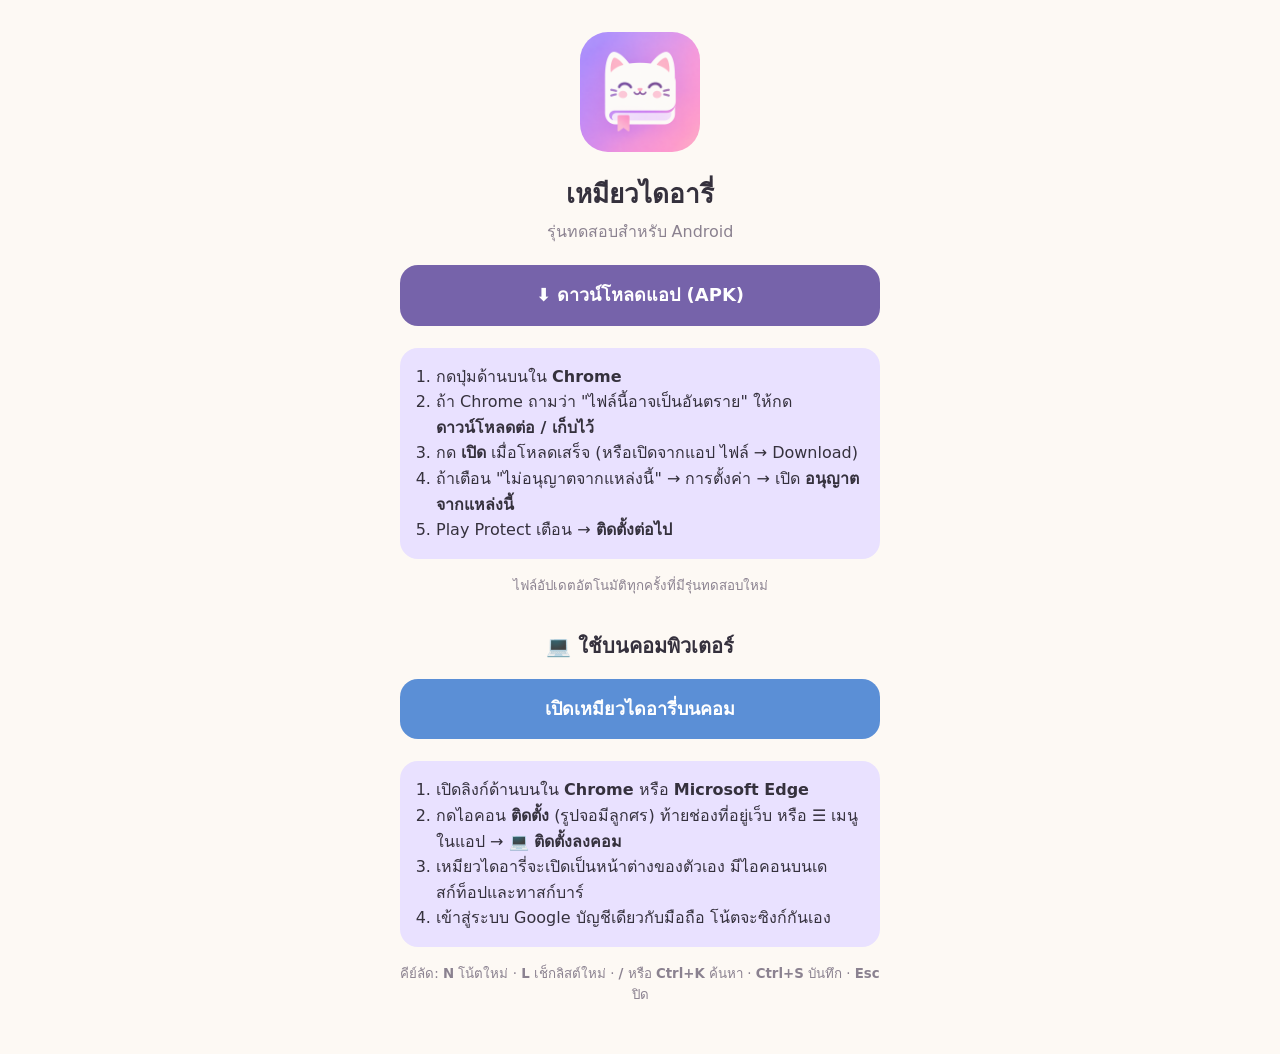
<file: download/index.html>
<!doctype html>
<html lang="th">
<head>
<meta charset="utf-8"><meta name="viewport" content="width=device-width,initial-scale=1">
<title>ดาวน์โหลดเหมียวไดอารี่</title>
<link rel="icon" href="../icons/icon-192.png">
<style>
:root{--bg:#fdf9f4;--ink:#35313d;--muted:#8b8290;--purple:#7663aa;--lav:#e9e1ff}
@media (prefers-color-scheme:dark){:root{--bg:#211e2b;--ink:#f5effb;--muted:#b8adc6;--purple:#b6a1f0;--lav:#3d3451}}
body{margin:0;background:var(--bg);color:var(--ink);font-family:system-ui,-apple-system,"Segoe UI",sans-serif;line-height:1.6}
main{max-width:480px;margin:auto;padding:32px 16px 48px;text-align:center}
img{width:120px;height:120px;border-radius:28px}
h1{font-size:26px;margin:14px 0 4px}p{color:var(--muted);margin:0 0 20px}
.btn{display:block;background:var(--purple);color:#fff;text-decoration:none;font-weight:800;font-size:18px;padding:16px;border-radius:18px}
ol{text-align:left;background:var(--lav);border-radius:18px;padding:16px 16px 16px 36px;margin-top:22px}
small{display:block;margin-top:14px;color:var(--muted)}
</style>
</head>
<body><main>
<img src="../icons/icon-512.png" alt="">
<h1>เหมียวไดอารี่</h1>
<p>รุ่นทดสอบสำหรับ Android</p>
<a class="btn" href="meow-diary-test.apk" download>⬇️ ดาวน์โหลดแอป (APK)</a>
<ol>
<li>กดปุ่มด้านบนใน <b>Chrome</b></li>
<li>ถ้า Chrome ถามว่า "ไฟล์นี้อาจเป็นอันตราย" ให้กด <b>ดาวน์โหลดต่อ / เก็บไว้</b></li>
<li>กด <b>เปิด</b> เมื่อโหลดเสร็จ (หรือเปิดจากแอป ไฟล์ → Download)</li>
<li>ถ้าเตือน "ไม่อนุญาตจากแหล่งนี้" → การตั้งค่า → เปิด <b>อนุญาตจากแหล่งนี้</b></li>
<li>Play Protect เตือน → <b>ติดตั้งต่อไป</b></li>
</ol>
<small>ไฟล์อัปเดตอัตโนมัติทุกครั้งที่มีรุ่นทดสอบใหม่</small>
<h2 style="margin-top:34px;font-size:20px">💻 ใช้บนคอมพิวเตอร์</h2>
<a class="btn" href="../" style="background:#5b8fd6">เปิดเหมียวไดอารี่บนคอม</a>
<ol>
<li>เปิดลิงก์ด้านบนใน <b>Chrome</b> หรือ <b>Microsoft Edge</b></li>
<li>กดไอคอน <b>ติดตั้ง</b> (รูปจอมีลูกศร) ท้ายช่องที่อยู่เว็บ หรือ ☰ เมนูในแอป → <b>💻 ติดตั้งลงคอม</b></li>
<li>เหมียวไดอารี่จะเปิดเป็นหน้าต่างของตัวเอง มีไอคอนบนเดสก์ท็อปและทาสก์บาร์</li>
<li>เข้าสู่ระบบ Google บัญชีเดียวกับมือถือ โน้ตจะซิงก์กันเอง</li>
</ol>
<small>คีย์ลัด: <b>N</b> โน้ตใหม่ · <b>L</b> เช็กลิสต์ใหม่ · <b>/</b> หรือ <b>Ctrl+K</b> ค้นหา · <b>Ctrl+S</b> บันทึก · <b>Esc</b> ปิด</small>
</main></body></html>
</file>
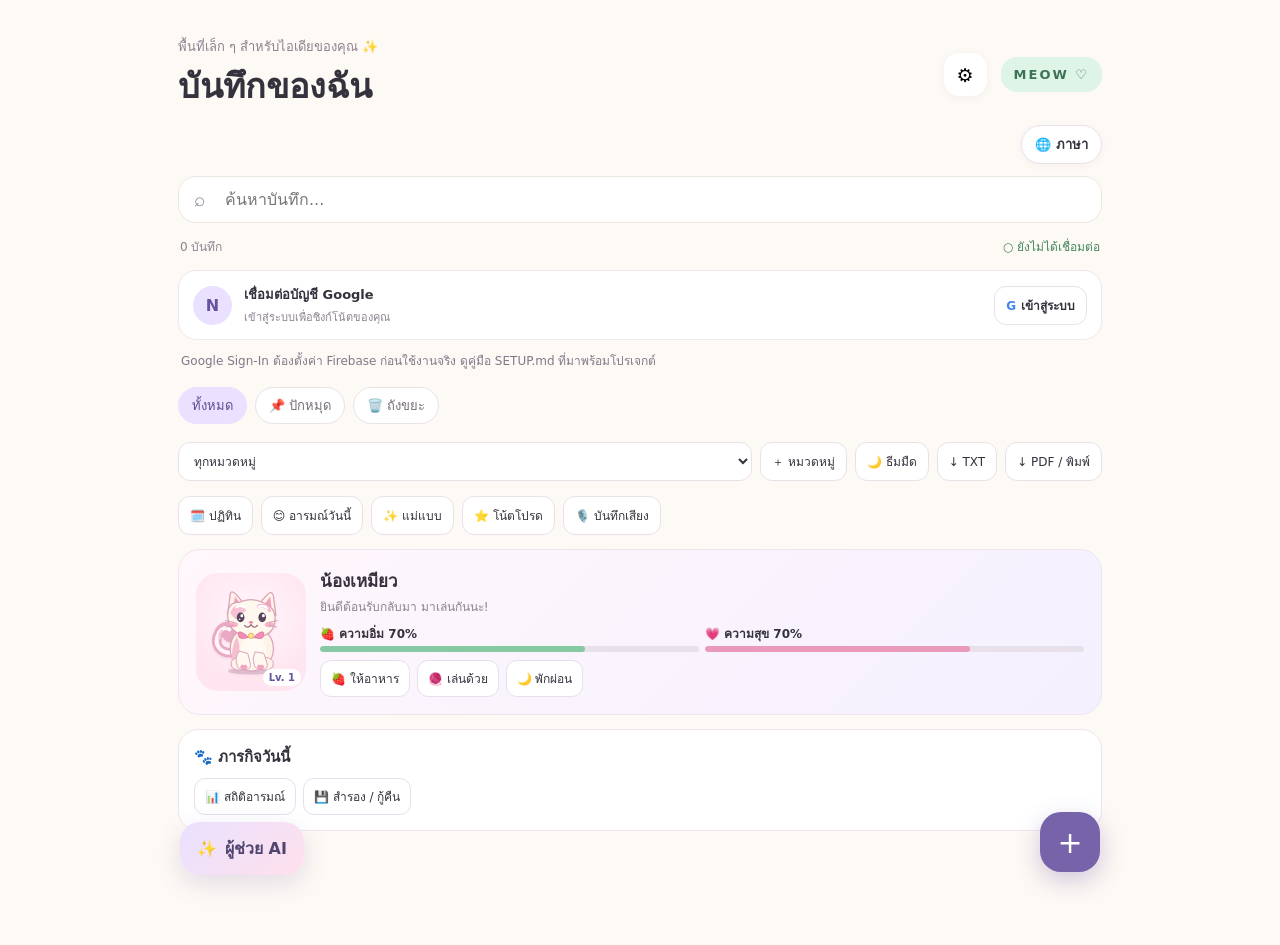
<file: Meow_Diary_Cat_Redesign_Fixed-1.html>
<!doctype html>
<html lang="th">
<head>
<meta charset="utf-8"><meta name="viewport" content="width=device-width,initial-scale=1">
<meta name="theme-color" content="#fdf9f4"><title>เหมียวไดอารี่</title>
<style>
:root{--bg:#fdf9f4;--ink:#35313d;--muted:#8b8290;--purple:#7663aa;--lav:#e9e1ff;--mint:#ddf4e7;--peach:#ffe4d6;--yellow:#fff1b8;--pink:#ffe0ec}
*{box-sizing:border-box}body{margin:0;background:var(--bg);color:var(--ink);font-family:system-ui,-apple-system,"Segoe UI",sans-serif}button,input,textarea{font:inherit}button{cursor:pointer}.app{max-width:960px;margin:auto;min-height:100dvh;padding:25px 18px 100px}header{display:flex;align-items:center;gap:14px;margin-bottom:20px}.headcopy{flex:1}.eyebrow{color:var(--muted);font-size:13px}.title{font-size:clamp(25px,5vw,34px);font-weight:800;margin-top:2px}.logo{background:var(--mint);color:#3e7258;padding:10px 13px;border-radius:16px;font-size:13px;font-weight:800;letter-spacing:2px}.searchwrap{position:relative;margin-bottom:12px}.searchwrap span{position:absolute;left:16px;top:12px;font-size:19px;color:var(--muted)}#search{width:100%;border:1px solid #ede7e2;background:white;border-radius:18px;padding:13px 16px 13px 46px;outline:none}#search:focus{border-color:#b9a9e5}.subrow{display:flex;justify-content:space-between;align-items:center;color:var(--muted);font-size:12px;margin:14px 2px}.status{color:#43865f}.account{display:flex;align-items:center;gap:12px;padding:13px 14px;background:white;border:1px solid #eee7ee;border-radius:18px;margin-bottom:12px}.avatar{width:39px;height:39px;border-radius:50%;background:#e9e1ff;display:grid;place-items:center;color:#65549b;font-weight:800}.accountcopy{flex:1;min-width:0}.accountcopy strong{display:block;font-size:13px}.accountcopy small{display:block;color:var(--muted);font-size:11px;overflow-wrap:anywhere;margin-top:3px}.gbtn,.outbtn{border:1px solid #e7e1e8;background:#fff;border-radius:12px;padding:9px 11px;font-size:12px;font-weight:700;white-space:nowrap;color:var(--ink)}.gmark{font-weight:900;color:#4285f4;margin-right:5px}.outbtn{color:#9c536b}.notice{font-size:12px;color:#817889;line-height:1.5;margin:7px 3px 17px}.filters{display:flex;gap:8px;margin-bottom:18px}.chip{border:1px solid #e9e1e8;border-radius:999px;padding:7px 13px;background:white;color:#766d7b;font-size:13px}.chip.active{background:#e9e1ff;border-color:#e9e1ff;color:#5e4d91}.grid{display:grid;grid-template-columns:repeat(2,minmax(0,1fr));gap:13px}.note{border-radius:22px;padding:16px;min-height:150px;display:flex;flex-direction:column;box-shadow:0 3px 12px #41304a08;cursor:pointer}.notehead{display:flex;align-items:flex-start;gap:8px}.notetitle{font-weight:750;font-size:17px;line-height:1.4;flex:1;overflow-wrap:anywhere}.preview{font-size:14px;color:#625b68;line-height:1.55;margin-top:8px;white-space:pre-wrap;overflow-wrap:anywhere;display:-webkit-box;-webkit-line-clamp:3;-webkit-box-orient:vertical;overflow:hidden;flex:1}.notefoot{display:flex;align-items:center;gap:8px;color:#8b8290;font-size:11px;margin-top:13px}.notefoot time{flex:1}.iconbtn{border:0;background:transparent;color:#8d7d90;padding:3px;font-size:16px}.empty{grid-column:1/-1;text-align:center;padding:60px 10px;color:var(--muted)}.fab{position:fixed;right:max(22px,calc((100vw - 920px)/2));bottom:24px;width:60px;height:60px;border:0;border-radius:21px;background:var(--purple);color:white;font-size:30px;box-shadow:0 8px 24px #7663aa55}.overlay{position:fixed;inset:0;background:#27202f66;display:none;align-items:flex-end;justify-content:center;z-index:5}.overlay.show{display:flex}.editor{background:var(--bg);width:100%;max-width:760px;height:min(92dvh,850px);border-radius:26px 26px 0 0;padding:18px 20px 24px;display:flex;flex-direction:column}.edithead{display:flex;align-items:center;gap:10px;margin-bottom:10px}.edithead h2{font-size:19px;margin:0;flex:1}.textbtn{border:0;background:transparent;color:var(--purple);font-weight:750;padding:8px}.close{border:0;background:#eee8f1;border-radius:12px;width:38px;height:38px;color:var(--ink);font-size:20px}.fieldtitle{font-size:25px;font-weight:800;border:0;background:transparent;outline:none;padding:12px 3px;width:100%;color:var(--ink)}.fieldbody{resize:none;flex:1;min-height:150px;border:1px solid #f0e9e6;border-radius:18px;padding:15px;background:white;outline:none;line-height:1.6;color:var(--ink)}.label{font-size:13px;font-weight:700;margin:16px 0 9px}.colors{display:flex;gap:12px}.swatch{width:35px;height:35px;border-radius:13px;border:2px solid transparent}.swatch.selected{outline:2px solid var(--purple);outline-offset:2px}.editorbottom{display:flex;align-items:center;gap:8px;margin-top:13px}.pincheck{display:flex;align-items:center;gap:8px;font-size:14px;flex:1}.deletebtn{border:1px solid #eadde2;background:#fff7fa;color:#9c536b;border-radius:13px;padding:9px 12px}.savebtn{background:var(--purple);color:white;border:0;border-radius:13px;padding:10px 18px;font-weight:750}.toast{position:fixed;left:50%;bottom:96px;transform:translateX(-50%);background:#35313d;color:white;padding:10px 15px;border-radius:13px;font-size:13px;opacity:0;pointer-events:none;transition:opacity .2s;z-index:10}.toast.show{opacity:1}

.settingsBtn{border:0;background:#fff;border-radius:15px;width:43px;height:43px;font-size:19px;box-shadow:0 2px 10px #41304a0c}
.languageShortcutRow{display:flex;justify-content:flex-end;margin:-8px 0 12px}.languageShortcut{border:1px solid var(--line,#eadfeb);background:var(--card,#fff);color:var(--ink);border-radius:999px;padding:8px 13px;font-size:13px;font-weight:700;box-shadow:0 2px 8px #41304a0a;cursor:pointer}.languageOverlay{position:fixed;inset:0;z-index:20;background:#27202f66;display:none;align-items:center;justify-content:center;padding:18px}.languageOverlay.show{display:flex}.languagePanel{width:100%;max-width:420px;background:var(--bg);color:var(--ink);border-radius:24px;padding:22px;box-shadow:0 12px 42px #21152a30}.languagePanelHead{display:flex;align-items:center;gap:10px;margin-bottom:18px}.languagePanelHead h2{font-size:20px;margin:0;flex:1}.languagePanel label{display:block;font-size:14px;font-weight:750}.languagePanel select{display:block;width:100%;margin-top:10px;border:1px solid #e6dfe8;background:white;border-radius:13px;padding:12px;color:#282333}.languagePanel p{font-size:12px;color:var(--muted);line-height:1.5;margin:9px 0 0}.languagePanel .languageClose{border:0;border-radius:12px;background:var(--soft,#f1eaff);padding:8px 12px;color:var(--ink);font-size:18px;cursor:pointer}
.settingsOverlay{position:fixed;inset:0;background:#27202f66;display:none;align-items:flex-end;justify-content:center;z-index:8}
.settingsOverlay.show{display:flex}
.settingsPanel{background:var(--bg);width:100%;max-width:620px;border-radius:26px 26px 0 0;padding:20px;box-shadow:0 -10px 40px #21152a22}
.settingsHead{display:flex;align-items:center;gap:10px;margin-bottom:18px}.settingsHead h2{font-size:20px;margin:0}
.settingsSection{padding:15px 0;border-top:1px solid #eee7e8}.settingsSection label,.settingsSection>div{font-size:14px;font-weight:750}
.settingsSection select{display:block;width:100%;margin-top:10px;border:1px solid #e6dfe8;background:white;border-radius:13px;padding:12px;color:var(--ink)}
.settingsSection p{font-size:12px;color:var(--muted);line-height:1.5;margin:8px 0 0}
.settingsAction,.settingsDone{border:0;border-radius:13px;padding:11px 14px;background:var(--purple);color:white;font-weight:750;margin-top:12px}
.settingsDone{width:100%;margin-top:10px}
@media(min-width:650px){.settingsOverlay{align-items:center;padding:18px}.settingsPanel{border-radius:26px}}

@media(min-width:650px){.app{padding-top:36px}.grid{grid-template-columns:repeat(3,minmax(0,1fr))}.overlay{align-items:center;padding:18px}.editor{height:min(780px,92dvh);border-radius:26px}.fab{bottom:28px}}@media(max-width:410px){.grid{grid-template-columns:1fr}.account{flex-wrap:wrap}.accountcopy{min-width:60%}}

/* Enhanced Note features */
.toolbar{display:flex;gap:8px;flex-wrap:wrap;margin:0 0 15px}
.toolbar select,.toolbar button,.editorTools input,.editorTools select,.editorTools button{border:1px solid #e9e1e8;border-radius:12px;background:white;color:var(--ink);padding:9px 11px;font-size:12px}
.toolbar select{flex:1;min-width:120px}
.noteMeta{display:flex;gap:6px;flex-wrap:wrap;margin-top:8px}
.metaPill{font-size:10px;padding:4px 7px;border-radius:999px;background:#ffffffaa;color:#655b70}
.note.deleted{opacity:.78;border:1px dashed #9c536b}
.editorTools{display:grid;grid-template-columns:1fr 1fr;gap:9px;margin:12px 0;overflow:auto;max-height:210px}
.editorTools label{font-size:12px;color:var(--muted);display:flex;flex-direction:column;gap:6px}
.editorTools .wide{grid-column:1/-1}
.editorTools input[type="datetime-local"],.editorTools input[type="text"],.editorTools input[type="password"],.editorTools select{width:100%;min-width:0}
.checklistBox{border:1px solid #eee5ee;border-radius:14px;padding:10px;background:#fff;max-height:120px;overflow:auto}
.checkRow{display:flex;gap:8px;align-items:center;margin:5px 0;font-size:13px}
.checkRow input[type=text]{flex:1;min-width:0}
.checkRow button{padding:4px 7px}
.attachList{display:flex;gap:6px;flex-wrap:wrap;font-size:12px}
.attachList a{color:var(--purple);overflow-wrap:anywhere}
body.dark{--bg:#211f29;--ink:#f2edf7;--muted:#b8adbf;--purple:#b8a5f2;--lav:#403751;--mint:#29473b;--peach:#4d3834;--yellow:#4a432c;--pink:#4b3340}
body.dark #search,body.dark .account,body.dark .gbtn,body.dark .outbtn,body.dark .chip,body.dark .settingsBtn,body.dark .settingsSection select,body.dark .toolbar select,body.dark .toolbar button,body.dark .editorTools input,body.dark .editorTools select,body.dark .editorTools button,body.dark .fieldbody,body.dark .checklistBox{background:#302c39;color:var(--ink);border-color:#494252}
body.dark .preview{color:#ded5e6}body.dark .settingsPanel,body.dark .editor{background:var(--bg)}body.dark .close{background:#494252;color:var(--ink)}body.dark .note{box-shadow:none}
@media(max-width:520px){.editorTools{grid-template-columns:1fr}.editorTools .wide{grid-column:auto}.toolbar select{min-width:0}}


/* Color studio: 12 presets + custom colors */
.colorStudio .themePresets{display:grid;grid-template-columns:repeat(4,minmax(0,1fr));gap:8px;margin-top:13px}
.themePresets button{min-width:0;border:1px solid #e8e0ea;background:#fff;border-radius:13px;padding:9px 4px;display:flex;align-items:center;justify-content:center;gap:4px;flex-direction:column;color:var(--ink);font-size:10px}
.themePresets button.active{border:2px solid var(--purple);box-shadow:0 0 0 2px #b9a9e533}
.themePresets i{display:inline-block;width:17px;height:17px;border-radius:50%;border:1px solid #0000000b}
.colorPickers{display:grid;grid-template-columns:repeat(3,minmax(0,1fr));gap:9px;margin-top:15px}
.colorPickers label{display:flex;flex-direction:column;gap:7px;font-size:11px;color:var(--muted);font-weight:650}
.colorPickers input[type=color],.customNotePalette input[type=color]{width:100%;height:39px;border:1px solid #e9e1e8;border-radius:11px;padding:3px;background:#fff;cursor:pointer}
.notePaletteTitle{font-size:12px;font-weight:750;margin-top:14px}
.customNotePalette{display:grid;grid-template-columns:repeat(5,minmax(0,1fr));gap:8px;margin-top:8px}
.customNotePalette label{font-size:10px;color:var(--muted);text-align:center}
.customNotePalette input{display:block;margin-top:5px}
.colorActions{display:flex;gap:8px;margin-top:12px}
.colorActions button{flex:1;border:0;border-radius:12px;padding:10px 8px;background:var(--purple);color:white;font-size:12px;font-weight:700}
.colorActions button:last-child{background:#eee8f1;color:#6d6074}
body.dark .themePresets button{background:#302c39;color:var(--ink);border-color:#494252}
@media(max-width:390px){.colorStudio .themePresets{grid-template-columns:repeat(3,minmax(0,1fr))}.colorPickers{grid-template-columns:1fr}.colorPickers label{display:grid;grid-template-columns:1fr 55px;align-items:center}.colorPickers input[type=color]{height:34px}}


.extrasBar{display:flex;gap:8px;flex-wrap:wrap;margin:0 0 14px}.extrasBar button,.moodChoice,.stickerChoice,.canvasActions button,.templateGrid button{border:1px solid #e9e1e8;background:#fff;border-radius:12px;padding:9px 11px;color:var(--ink);font-size:12px}.moodRow,.stickerRow,.templateGrid,.canvasActions{display:flex;gap:7px;flex-wrap:wrap}.moodChoice.active,.stickerChoice.active{outline:2px solid var(--purple)}.stickerChoice{font-size:20px}.canvasWrap{border:1px solid #e9e1e8;background:#fff;border-radius:14px;padding:7px}#drawCanvas{width:100%;height:150px;display:block;touch-action:none;border-radius:10px;background:#fffdfd}.calendarModal{position:fixed;inset:0;background:#27202f66;z-index:20;display:none;align-items:center;justify-content:center;padding:14px}.calendarModal.show{display:flex}.calendarCard{background:var(--bg);color:var(--ink);width:min(600px,100%);max-height:90vh;overflow:auto;border-radius:24px;padding:18px}.calendarGrid{display:grid;grid-template-columns:repeat(7,minmax(0,1fr));gap:5px;margin-top:12px}.calendarGrid button{border:0;border-radius:10px;background:#fff;color:#554d60;min-height:38px}.calendarGrid button.hasNotes{background:#e9e1ff;font-weight:800}.calendarDayNames{display:grid;grid-template-columns:repeat(7,1fr);text-align:center;color:var(--muted);font-size:11px}body.dark .extrasBar button,body.dark .moodChoice,body.dark .stickerChoice,body.dark .canvasActions button,body.dark .calendarGrid button,body.dark .templateGrid button{background:#302c39;color:var(--ink);border-color:#494252}body.dark .calendarCard{background:var(--bg)}

/* Meow pet, missions, stats and backup */
.petPanel{display:grid;grid-template-columns:110px 1fr;gap:14px;align-items:center;padding:17px;margin:0 0 14px;border:1px solid #eee5f0;border-radius:22px;background:linear-gradient(135deg,#fff7fb,#f4f0ff)}
.petAvatar{height:118px;border-radius:22px;background:radial-gradient(circle at 50% 38%,#fff7fb 0,#ffe5f0 72%);display:grid;place-items:center;position:relative;overflow:hidden}.petScene{width:100%;height:100%;display:grid;place-items:center;padding:3px 7px 5px}.petCatSvg{width:100%;height:100%;max-width:112px;overflow:visible;filter:drop-shadow(0 2px 1px #c77d9a22)}.petCatSvg .catBody{transform-origin:60px 76px;animation:catBreath 2.5s ease-in-out infinite}.petCatSvg .catTail{transform-box:fill-box;transform-origin:18% 85%;animation:catTail 1.6s ease-in-out infinite}.petCatSvg .catLegFrontL{transform-box:fill-box;transform-origin:50% 0;animation:catPawL 1.4s ease-in-out infinite}.petCatSvg .catLegFrontR{transform-box:fill-box;transform-origin:50% 0;animation:catPawR 1.4s ease-in-out infinite}.petCatSvg .catEar{transform-box:fill-box;transform-origin:50% 100%;animation:catEar 4.2s ease-in-out infinite}.petCatSvg .catBlink{transform-origin:center;animation:catBlink 4.8s infinite}.petCatSvg .catShadow{transform-box:fill-box;transform-origin:center;animation:catShadow 2.5s ease-in-out infinite}.petAvatar.pet-sad .catMouth{opacity:.5}.petAvatar.pet-hungry .catEar{animation-duration:2.4s}.petAvatar .petLevel{position:absolute;right:5px;bottom:5px;border-radius:99px;background:#fff;padding:3px 6px;font-size:10px;font-weight:800;color:#65549b;z-index:2}@keyframes catBreath{0%,100%{transform:translateY(0) scale(1)}50%{transform:translateY(-1.8px) scale(1.015)}}@keyframes catTail{0%,100%{transform:rotate(-8deg)}50%{transform:rotate(12deg)}}@keyframes catPawL{0%,100%{transform:rotate(0)}50%{transform:rotate(-5deg)}}@keyframes catPawR{0%,100%{transform:rotate(0)}50%{transform:rotate(5deg)}}@keyframes catEar{0%,88%,100%{transform:rotate(0)}92%{transform:rotate(-8deg)}96%{transform:rotate(5deg)}}@keyframes catBlink{0%,44%,48%,100%{transform:scaleY(1)}46%{transform:scaleY(.08)}}@keyframes catShadow{0%,100%{transform:scaleX(1);opacity:.55}50%{transform:scaleX(.88);opacity:.35}}@media(prefers-reduced-motion:reduce){.petCatSvg *{animation:none!important}}
.petInfo{min-width:0}.petInfo h3{margin:0 0 5px;font-size:17px}.petInfo p{margin:0 0 8px;color:var(--muted);font-size:12px;line-height:1.45}.petStats{display:grid;grid-template-columns:1fr 1fr;gap:6px;margin:8px 0}.petMeter{font-size:10px;color:var(--muted)}.petMeter b{display:block;font-size:12px;color:var(--ink);margin-bottom:3px}.meterTrack{height:6px;border-radius:99px;background:#e8e1ec;overflow:hidden}.meterFill{height:100%;border-radius:99px;background:#86c9a2}.petActions,.missionList,.backupActions{display:flex;gap:7px;flex-wrap:wrap;margin-top:8px}.petActions button,.missionList button,.backupActions button,.widgetPreview button{border:1px solid #e7dfee;border-radius:11px;padding:8px 10px;background:#fff;color:var(--ink);font-size:12px}.petActions button:disabled{opacity:.5}.missionPanel{padding:15px;border:1px solid #eee5f0;border-radius:20px;background:#fff;margin-bottom:14px}.missionPanel h3{margin:0 0 9px;font-size:15px}.missionItem{display:flex;align-items:center;gap:8px;padding:8px 0;border-top:1px solid #f0eaf2;font-size:12px}.missionItem span:first-child{font-size:18px}.missionItem .missionText{flex:1}.missionItem small{color:var(--muted)}.missionItem.done{opacity:.65}.featureModal{position:fixed;inset:0;background:#27202f66;z-index:30;display:none;align-items:center;justify-content:center;padding:14px}.featureModal.show{display:flex}.featureCard{background:var(--bg);color:var(--ink);width:min(560px,100%);max-height:90vh;overflow:auto;border-radius:24px;padding:19px}.featureCard h2{font-size:20px;margin:0;flex:1}.featureCard p{font-size:13px;line-height:1.55;color:var(--muted)}.statTiles{display:grid;grid-template-columns:repeat(2,minmax(0,1fr));gap:9px}.statTile{border:1px solid #eee5f0;background:#fff;border-radius:15px;padding:13px}.statTile strong{display:block;font-size:24px}.statTile span{font-size:12px;color:var(--muted)}.moodBars{display:grid;gap:8px;margin-top:13px}.moodBarRow{display:grid;grid-template-columns:80px 1fr 25px;gap:8px;align-items:center;font-size:12px}.moodBarTrack{height:9px;border-radius:99px;background:#eee7f2;overflow:hidden}.moodBarFill{height:100%;background:#b9a5ed;border-radius:99px}.widgetPreview{border:1px solid #e9e1ee;background:linear-gradient(140deg,#fff8fb,#f0edff);padding:17px;border-radius:22px}.widgetPreview .widgetCat{font-size:48px}.widgetPreview h3{margin:4px 0}.widgetPreview p{margin:4px 0}.restoreFile{display:block;width:100%;margin-top:12px;font-size:12px}
#openWidget,#widgetModal{display:none!important}
body.dark .petPanel,body.dark .missionPanel,body.dark .featureCard,body.dark .statTile,body.dark .widgetPreview{background:#302c39;color:var(--ink);border-color:#494252}body.dark .petActions button,body.dark .missionList button,body.dark .backupActions button,body.dark .widgetPreview button{background:#3a3444;color:var(--ink);border-color:#494252}body.dark .petAvatar{background:#493446}body.dark .meterTrack,body.dark .moodBarTrack{background:#494252}
@media(max-width:430px){.petPanel{grid-template-columns:96px 1fr;padding:12px;gap:10px}.petAvatar{height:112px}.petCatSvg{max-width:98px}.petActions button{padding:7px 8px}.missionItem{align-items:flex-start}}



/* Meow Diary AI assistant popup */
.aiFab{position:fixed;left:max(20px,calc((100vw - 920px)/2));bottom:25px;z-index:4;border:0;border-radius:20px;padding:14px 17px;background:linear-gradient(135deg,#e9e1ff,#ffe0ec);color:#51456f;font-weight:850;box-shadow:0 8px 24px #7663aa30;display:flex;align-items:center;gap:8px}
.aiOverlay{position:fixed;inset:0;z-index:30;background:#27202f77;display:none;align-items:flex-end;justify-content:center;padding:12px}
.aiOverlay.show{display:flex}
.aiPanel{width:100%;max-width:620px;max-height:min(88dvh,760px);overflow:auto;background:var(--bg);color:var(--ink);border:1px solid #eee5f0;border-radius:26px;padding:19px;box-shadow:0 14px 45px #21152a38}
.aiHead{display:flex;align-items:center;gap:10px;margin-bottom:8px}.aiBadge{width:43px;height:43px;display:grid;place-items:center;border-radius:15px;background:linear-gradient(135deg,#e9e1ff,#ffe0ec);font-size:22px}.aiHead h2{font-size:19px;margin:0;flex:1}.aiSub{font-size:12px;color:var(--muted);line-height:1.5;margin:0 0 14px}.aiQuickActions{display:grid;grid-template-columns:repeat(2,minmax(0,1fr));gap:8px;margin-bottom:12px}.aiQuickActions button,.aiSend,.aiInsert{border:1px solid #e7deee;background:#fff;color:#5e4d78;border-radius:13px;padding:10px 11px;font-weight:700;font-size:12px;text-align:left}.aiPrompt{width:100%;min-height:82px;resize:vertical;border:1px solid #e8dfeb;background:#fff;color:#35313d;border-radius:15px;padding:12px;outline:none}.aiPrompt:focus{border-color:#b8a5f2}.aiBottom{display:flex;gap:8px;margin-top:9px}.aiSend{background:var(--purple);color:#fff;border-color:var(--purple);text-align:center;flex:1}.aiClose{border:0;background:#eee8f1;border-radius:12px;width:38px;height:38px;color:#393241;font-size:20px}.aiOutput{white-space:pre-wrap;overflow-wrap:anywhere;line-height:1.65;font-size:14px;background:#fff;border:1px solid #eee5f0;border-radius:16px;padding:13px;min-height:76px;margin-top:13px}.aiInsert{margin-top:8px;width:100%;text-align:center;background:#e8f6eb;border-color:#d5ebdc;color:#37654a}.aiNotice{font-size:11px;color:var(--muted);margin-top:10px;line-height:1.5}
.aiDemoDetails{margin:7px 0;color:var(--muted);font-size:12px}.aiDemoDetails summary{cursor:pointer;padding:7px 2px}.aiDemoDetails .aiLocalRow{margin-top:4px}.aiLocalRow{display:flex;gap:8px;align-items:center;margin-top:10px}.aiLoadModel{border:1px solid #dcd0f2;background:#f3edff;color:#5e4d91;border-radius:12px;padding:10px 12px;font-size:12px;font-weight:750;width:100%}.aiLoadModel:disabled{opacity:.6;cursor:wait}.aiModelStatus{font-size:11px;color:var(--muted);line-height:1.45;margin:7px 2px 0;white-space:pre-wrap}body.dark .aiLoadModel{background:#403751;color:#f2edf7;border-color:#5a4b70}
body.dark .aiPanel{border-color:#494252}body.dark .aiPrompt,body.dark .aiOutput,body.dark .aiQuickActions button{background:#302c39;color:var(--ink);border-color:#494252}body.dark .aiClose{background:#494252;color:var(--ink)}
@media(min-width:650px){.aiOverlay{align-items:center}.aiPanel{border-radius:26px}}


/* New cream-pink full-body kitten styling */
.petCatSvg .catHead{transform-box:fill-box;transform-origin:50% 80%;animation:catHeadTilt 5.2s ease-in-out infinite}
.petCatSvg .catBow{transform-origin:60px 63px;animation:catBowBounce 2.5s ease-in-out infinite}
@keyframes catHeadTilt{0%,86%,100%{transform:rotate(0)}90%{transform:rotate(-3deg)}94%{transform:rotate(2deg)}}
@keyframes catBowBounce{0%,100%{transform:translateY(0)}50%{transform:translateY(1px)}}

@media (max-width: 700px) {
  html, body { width:100%; max-width:100%; overflow-x:hidden; }
  body { -webkit-text-size-adjust:100%; }
  .app, main, .container, .page, .content { max-width:100%; min-width:0; }
  .petPanel { grid-template-columns: minmax(92px, 34%) minmax(0,1fr); }
  .petAvatar { width:100%; min-width:0; }
  button, [role="button"], input, textarea, select { touch-action: manipulation; }
  button { max-width:100%; }
}
button, [role="button"], a { pointer-events:auto; }
</style>
</head>
<body><main class="app">
<header><div class="headcopy"><div class="eyebrow" data-i18n="eyebrow">พื้นที่เล็ก ๆ สำหรับไอเดียของคุณ ✨</div><div class="title" data-i18n="homeTitle">บันทึกของฉัน</div></div><button class="settingsBtn" id="settingsOpen" aria-label="Settings">⚙️</button><div class="logo">MEOW ♡</div></header>
 <div class="languageShortcutRow"><button type="button" id="languageQuickOpen" class="languageShortcut" aria-label="Change language">🌐 <span id="languageQuickLabel">ภาษา</span></button></div>
 <div class="searchwrap"><span>⌕</span><input id="search" type="search" placeholder="ค้นหาบันทึก..." aria-label="ค้นหาบันทึก" data-i18n-placeholder="searchPlaceholder"></div>
<div class="subrow"><span id="count">0 บันทึก</span><span class="status" id="syncStatus">○ ยังไม่ได้เชื่อมต่อ</span></div>
<section class="account"><div class="avatar" id="avatar">N</div><div class="accountcopy"><strong id="accountTitle" data-i18n="connectGoogle">เชื่อมต่อบัญชี Google</strong><small id="accountHint" data-i18n="signInSync">เข้าสู่ระบบเพื่อซิงก์โน้ตของคุณ</small></div><button class="gbtn" id="googleSignIn"><span class="gmark">G</span><span data-i18n="signIn">เข้าสู่ระบบ</span></button><button class="outbtn" id="googleSignOut" hidden>ออกจากระบบ</button></section>
<div class="notice" id="notice">Google Sign-In ต้องตั้งค่า Firebase ก่อนใช้งานจริง ดูคู่มือ SETUP.md ที่มาพร้อมโปรเจกต์</div>
<nav class="filters"><button class="chip active" data-filter="all" data-i18n="all">ทั้งหมด</button><button class="chip" data-filter="pinned" data-i18n="pinned">📌 ปักหมุด</button><button class="chip" data-filter="trash">🗑️ ถังขยะ</button></nav>
<div class="toolbar"><select id="categoryFilter" aria-label="หมวดหมู่"><option value="">ทุกหมวดหมู่</option><option>ส่วนตัว</option><option>งาน</option><option>เรียน</option><option>ไอเดีย</option></select><button id="newCategory">＋ หมวดหมู่</button><button id="themeToggle">🌙 ธีมมืด</button><button id="exportTxt">↓ TXT</button><button id="exportPdf">↓ PDF / พิมพ์</button></div>
<div class="extrasBar"><button id="openCalendar">🗓️ ปฏิทิน</button><button id="openMood">😊 อารมณ์วันนี้</button><button id="openTemplates">✨ แม่แบบ</button><button id="favoritesFilter">⭐ โน้ตโปรด</button><button id="voiceQuick">🎙️ บันทึกเสียง</button></div>
<section class="petPanel" aria-label="Virtual cat">
 <div class="petAvatar" id="petAvatar" aria-label="Full-body animated cat" role="img">
  <div class="petScene" aria-hidden="true"><svg class="petCatSvg" viewBox="0 0 120 120" xmlns="http://www.w3.org/2000/svg" role="img" aria-label="Cute full-body pastel kitten">
  <ellipse class="catShadow" cx="60" cy="110" rx="29" ry="4.5" fill="#b88da8" opacity=".42"/>
  <g class="catTail">
    <path d="M39 87 C19 89 13 75 20 62 C26 50 39 54 39 63 C39 68 33 70 30 65 C28 62 31 59 33 60" fill="none" stroke="#e9a9c4" stroke-width="12" stroke-linecap="round"/>
    <path d="M39 87 C19 89 13 75 20 62 C24 56 29 55 33 58" fill="none" stroke="#fff4f7" stroke-width="5" stroke-linecap="round"/>
    <path d="M21 69 Q20 63 24 60" fill="none" stroke="#f6c9d9" stroke-width="3" stroke-linecap="round"/>
  </g>
  <g class="catBody">
    <ellipse cx="61" cy="82" rx="27" ry="28" fill="#fff3e8" stroke="#d9a0b5" stroke-width="1.4"/>
    <ellipse cx="63" cy="86" rx="16" ry="20" fill="#fffaf4"/>
    <path d="M42 67 Q48 78 44 91 Q41 99 48 105 Q38 106 36 97 Q35 82 42 67Z" fill="#f5bfd2"/>
    <g class="catLegBack">
      <ellipse cx="45" cy="101" rx="10" ry="8" fill="#fff1e7" stroke="#d9a0b5" stroke-width="1.2"/>
      <ellipse cx="78" cy="101" rx="10" ry="8" fill="#fff1e7" stroke="#d9a0b5" stroke-width="1.2"/>
    </g>
    <g class="catLegFrontL">
      <path d="M45 85 Q39 94 43 104 Q45 109 54 108 Q61 107 59 100 L56 88Z" fill="#fff8f0" stroke="#d9a0b5" stroke-width="1.2"/>
      <ellipse cx="51" cy="105" rx="4.5" ry="2.6" fill="#f3a2bf"/>
      <circle cx="49" cy="103" r="1.1" fill="#f3a2bf"/><circle cx="53" cy="103" r="1.1" fill="#f3a2bf"/>
    </g>
    <g class="catLegFrontR">
      <path d="M65 86 Q61 95 64 103 Q66 109 75 108 Q82 107 80 100 L76 88Z" fill="#fff8f0" stroke="#d9a0b5" stroke-width="1.2"/>
      <ellipse cx="72" cy="105" rx="4.5" ry="2.6" fill="#f3a2bf"/>
      <circle cx="70" cy="103" r="1.1" fill="#f3a2bf"/><circle cx="74" cy="103" r="1.1" fill="#f3a2bf"/>
    </g>
  </g>
  <g class="catHead">
    <path class="catEar" d="M31 39 L34 14 Q35 8 41 14 L55 30Z" fill="#fff3e9" stroke="#d9a0b5" stroke-width="1.5"/>
    <path d="M38 28 L40 17 L49 29Z" fill="#f3a1bd"/>
    <path class="catEar" d="M66 30 L81 14 Q86 9 88 16 L91 40Z" fill="#fff3e9" stroke="#d9a0b5" stroke-width="1.5"/>
    <path d="M75 29 L84 17 L86 33Z" fill="#f3a1bd"/>
    <path d="M31 39 Q31 24 46 24 Q60 17 76 25 Q91 31 90 45 Q90 62 73 67 Q57 71 42 62 Q30 54 31 39Z" fill="#fff8ef" stroke="#d9a0b5" stroke-width="1.5"/>
    <path d="M34 37 Q38 27 47 27 Q52 28 54 35 Q47 38 43 46 Q37 44 34 37Z" fill="#f7c3d4"/>
    <path d="M70 29 Q78 27 83 34" fill="none" stroke="#f5bfd2" stroke-width="5" stroke-linecap="round"/>
    <path d="M42 30 Q47 27 51 30 M70 30 Q76 27 80 32" fill="none" stroke="#fff" stroke-width="3" stroke-linecap="round"/>
    <g class="catBlink">
      <ellipse cx="47" cy="43" rx="4.8" ry="6.1" fill="#57445f"/>
      <ellipse cx="74" cy="43" rx="4.8" ry="6.1" fill="#57445f"/>
      <ellipse cx="48.5" cy="40.8" rx="1.8" ry="2.1" fill="#fff"/>
      <ellipse cx="75.5" cy="40.8" rx="1.8" ry="2.1" fill="#fff"/>
      <circle cx="45.8" cy="45.3" r=".9" fill="#fff"/>
    </g>
    <ellipse cx="38" cy="52" rx="5.7" ry="3.4" fill="#f3a4bf" opacity=".85"/>
    <ellipse cx="83" cy="52" rx="5.7" ry="3.4" fill="#f3a4bf" opacity=".85"/>
    <path d="M57 49 Q60 46 63 49 Q60 53 57 49Z" fill="#e58aa9"/>
    <path class="catMouth" d="M60 52 Q56 58 52 53 M60 52 Q64 58 68 53" fill="none" stroke="#94677d" stroke-width="1.6" stroke-linecap="round"/>
    <path d="M38 49 L28 47 M38 53 L29 55 M83 49 L93 47 M83 53 L92 55" stroke="#c995aa" stroke-width="1" stroke-linecap="round"/>
    <g class="catBow">
      <path d="M54 65 Q43 57 44 65 Q45 72 56 68Z" fill="#f18db4" stroke="#d979a0" stroke-width="1"/>
      <path d="M66 65 Q77 57 76 65 Q75 72 64 68Z" fill="#f18db4" stroke="#d979a0" stroke-width="1"/>
      <circle cx="60" cy="66" r="3.5" fill="#ffd978" stroke="#dca45b" stroke-width=".8"/>
      <circle cx="60" cy="66" r="1.1" fill="#fff8d9"/>
    </g>
  </g>
</svg></div><span class="petLevel" id="petLevel">Lv. 1</span></div>
 <div class="petInfo"><h3 id="petTitle">น้องเหมียว</h3><p id="petMessage">ยินดีต้อนรับกลับมา มาเล่นกันนะ!</p>
  <div class="petStats"><div class="petMeter"><b id="petHungerLabel">🍓 ความอิ่ม 70%</b><div class="meterTrack"><div class="meterFill" id="petHungerFill" style="width:70%"></div></div></div><div class="petMeter"><b id="petHappyLabel">💗 ความสุข 70%</b><div class="meterTrack"><div class="meterFill" id="petHappyFill" style="width:70%;background:#e99abb"></div></div></div></div>
  <div class="petActions"><button id="petFeed">🍓 ให้อาหาร</button><button id="petPlay">🧶 เล่นด้วย</button><button id="petSleep">🌙 พักผ่อน</button></div>
 </div>
</section>
<section class="missionPanel"><h3 id="missionTitle">🐾 ภารกิจวันนี้</h3><div id="missionList"></div><div class="petActions"><button id="openMoodStats">📊 สถิติอารมณ์</button><button id="openBackup">💾 สำรอง / กู้คืน</button><button id="openWidget" hidden>📱 วิดเจ็ต</button></div></section>
<section id="notes" class="grid" aria-live="polite"></section>
</main>
<div class="languageOverlay" id="languageOverlay" role="dialog" aria-modal="true" aria-labelledby="languagePanelTitle">
 <section class="languagePanel">
  <div class="languagePanelHead"><h2 id="languagePanelTitle">🌐 ภาษา / Language</h2><button type="button" class="languageClose" id="languagePanelClose" aria-label="Close">×</button></div>
  <label id="languagePanelLabel" for="languageQuickSelect">เลือกภาษา / Choose language</label>
  <select id="languageQuickSelect">
   <option value="th">ไทย (Thai)</option><option value="en">English</option><option value="es">Español</option><option value="fr">Français</option><option value="de">Deutsch</option><option value="ja">日本語</option><option value="ko">한국어</option><option value="zh">简体中文</option><option value="pt">Português</option><option value="id">Bahasa Indonesia</option><option value="vi">Tiếng Việt</option><option value="hi">हिन्दी</option>
  </select>
  <p id="languagePanelHint">เปลี่ยนภาษาได้ทุกเมื่อ ภาษาจะถูกบันทึกไว้ในอุปกรณ์นี้</p>
 </section>
</div>
<div class="settingsOverlay" id="settingsOverlay" role="dialog" aria-modal="true" aria-label="Settings">
 <section class="settingsPanel">
  <div class="settingsHead"><button class="close" id="settingsClose" aria-label="Close">‹</button><h2 id="settingsTitle">ตั้งค่า</h2><span style="flex:1"></span></div>
  <div class="settingsSection"><label id="languageLabel" for="languageSelect">ภาษา / Language</label>
   <select id="languageSelect">
    <option value="th">ไทย (Thai)</option><option value="en">English</option><option value="es">Español</option><option value="fr">Français</option><option value="de">Deutsch</option><option value="ja">日本語</option><option value="ko">한국어</option><option value="zh">简体中文</option><option value="pt">Português</option><option value="id">Bahasa Indonesia</option><option value="vi">Tiếng Việt</option><option value="hi">हिन्दी</option>
   </select>
   <p id="languageHint">เลือกภาษาที่ต้องการใช้ในแอป</p>
  </div>
  <div class="settingsSection colorStudio"><div>🎨 ปรับแต่งสีแอป</div><p>เลือกชุดสีสำเร็จรูป หรือปรับสีพื้นหลัง สีหลัก และสีการ์ดโน้ตได้ตามใจ</p>
   <div id="themePresets" class="themePresets">
    <button type="button" data-preset="lavender"><i style="background:#fdf9ff"></i><i style="background:#b8a5ef"></i><i style="background:#e9e1ff"></i><span>Lavender</span></button>
    <button type="button" data-preset="peach"><i style="background:#fff8f2"></i><i style="background:#df967d"></i><i style="background:#ffe1d4"></i><span>Peach</span></button>
    <button type="button" data-preset="mint"><i style="background:#f4fcf7"></i><i style="background:#4d9a7b"></i><i style="background:#d8f1e3"></i><span>Mint</span></button>
    <button type="button" data-preset="ocean"><i style="background:#f3faff"></i><i style="background:#4d8eb9"></i><i style="background:#d8edff"></i><span>Ocean</span></button>
    <button type="button" data-preset="rose"><i style="background:#fff6fa"></i><i style="background:#c16c91"></i><i style="background:#f8d9e8"></i><span>Rose</span></button>
    <button type="button" data-preset="lemon"><i style="background:#fffdf0"></i><i style="background:#a38b32"></i><i style="background:#fff0a8"></i><span>Lemon</span></button>
    <button type="button" data-preset="sky"><i style="background:#f4f8ff"></i><i style="background:#657fc4"></i><i style="background:#dce6ff"></i><span>Sky</span></button>
    <button type="button" data-preset="lilac"><i style="background:#faf5ff"></i><i style="background:#986ac0"></i><i style="background:#ead8ff"></i><span>Lilac</span></button>
    <button type="button" data-preset="sage"><i style="background:#f6f8f1"></i><i style="background:#75865b"></i><i style="background:#e1e8ce"></i><span>Sage</span></button>
    <button type="button" data-preset="cocoa"><i style="background:#faf5f0"></i><i style="background:#9b725b"></i><i style="background:#ead8c9"></i><span>Cocoa</span></button>
    <button type="button" data-preset="mono"><i style="background:#f7f7f7"></i><i style="background:#555555"></i><i style="background:#e4e4e4"></i><span>Mono</span></button>
    <button type="button" data-preset="night"><i style="background:#211f29"></i><i style="background:#b8a5f2"></i><i style="background:#403751"></i><span>Night</span></button>
   </div>
   <div class="colorPickers"><label>พื้นหลังแอป <input type="color" id="appBgColor" value="#fdf9f4"></label><label>สีหลัก / ปุ่ม <input type="color" id="appAccentColor" value="#7663aa"></label><label>สีตัวอักษร <input type="color" id="appInkColor" value="#35313d"></label></div>
   <div class="notePaletteTitle">สีการ์ดโน้ต (ปรับได้ 5 สี)</div><div id="customNotePalette" class="customNotePalette"></div>
   <div class="colorActions"><button type="button" id="applyCustomColors">ใช้สีที่เลือก</button><button type="button" id="resetCustomColors">คืนค่าสีเริ่มต้น</button></div>
   <p id="colorSavedHint">บันทึกชุดสีไว้ในอุปกรณ์นี้โดยอัตโนมัติ</p>
  </div>
  <div class="settingsSection"><div id="accountSettingsLabel">บัญชี</div><p id="settingsAccountStatus">ยังไม่ได้เข้าสู่ระบบ</p><button class="settingsAction" id="settingsSignIn">เข้าสู่ระบบ Google</button></div>
  <div class="settingsSection"><div>ความปลอดภัย / PIN</div><p>ตั้ง PIN สำหรับล็อกหน้าจอในอุปกรณ์นี้ (ไม่ใช่การเข้ารหัสเนื้อหาใน Firestore)</p><div style="display:flex;gap:8px;margin-top:8px"><input id="pinSetup" type="password" inputmode="numeric" maxlength="8" placeholder="PIN 4–8 หลัก" style="flex:1;min-width:0;border:1px solid #e6dfe8;border-radius:12px;padding:10px"><button class="settingsAction" id="pinSave" style="margin-top:0">ตั้ง PIN</button><button class="settingsAction" id="pinRemove" style="margin-top:0;background:#a35d75">ลบ PIN</button></div></div>
<div class="settingsSection"><div>AI สรุปโน้ต</div><p>สรุปแบบรวดเร็วในเบราว์เซอร์ โดยไม่ส่งเนื้อหาไปยังบริการ AI ภายนอก</p></div>
<div class="settingsSection"><div id="aboutLabel">เกี่ยวกับเหมียวไดอารี่</div><p id="aboutText">สมุดโน้ตพาสเทล • ซิงก์ด้วย Firebase</p></div>
  <button class="settingsDone" id="settingsDone">เสร็จสิ้น</button>
 </section>
</div>

<button type="button" class="aiFab" id="aiPopupOpen" aria-label="AI assistant">✨ <span id="aiFabLabel">ผู้ช่วย AI</span></button>
<div class="aiOverlay" id="aiOverlay" role="dialog" aria-modal="true" aria-labelledby="aiPopupTitle">
 <section class="aiPanel">
  <div class="aiHead"><div class="aiBadge">🐱✨</div><h2 id="aiPopupTitle">ผู้ช่วย AI ของเหมียว</h2><button type="button" class="aiClose" id="aiPopupClose" aria-label="Close">×</button></div>
  <p class="aiSub" id="aiPopupSub">ช่วยสรุป จัดระเบียบข้อความ หรือหาไอเดียสำหรับไดอารี่</p>
  <div class="aiQuickActions"><button type="button" data-ai-action="summary" id="aiActionSummary">📝 สรุปบันทึก</button><button type="button" data-ai-action="ideas" id="aiActionIdeas">💡 ช่วยคิดไอเดีย</button><button type="button" data-ai-action="polish" id="aiActionPolish">🪄 ปรับข้อความ</button><button type="button" data-ai-action="prompt" id="aiActionPrompt">🌷 ชวนเขียนไดอารี่</button></div>
  <textarea class="aiPrompt" id="aiPrompt" placeholder="พิมพ์สิ่งที่อยากให้ช่วย..." aria-label="AI prompt"></textarea>
  <div class="aiBottom"><button type="button" class="aiSend" id="aiAsk">✨ ให้ผู้ช่วยช่วยคิด</button></div>
  <details class="aiDemoDetails"><summary id="aiDemoSummary">🧪 โหมดทดลอง</summary><div class="aiLocalRow"><button type="button" class="aiLoadModel" id="aiDemoMode" style="background:#e8f6eb;border-color:#d5ebdc;color:#37654a">🧪 ทดลองใช้แบบไม่ดาวน์โหลด</button></div></details>
  <div class="aiLocalRow"><button type="button" class="aiLoadModel" id="aiLoadLocalModel">🧠 ดาวน์โหลดและเปิดใช้ AI ในเครื่อง</button></div>
  <p class="aiModelStatus" id="aiModelStatus" aria-live="polite">ยังไม่ได้โหลดโมเดล AI ในเครื่อง</p>
  <div class="aiOutput" id="aiOutput" aria-live="polite">สวัสดี! เลือกสิ่งที่อยากให้ช่วยได้เลย 💗</div>
  <button type="button" class="aiInsert" id="aiInsert" hidden>ใส่คำตอบลงในโน้ต</button>
  <p class="aiNotice" id="aiPopupNotice">โหมดออฟไลน์: ประมวลผลในอุปกรณ์นี้ ยังไม่ได้เชื่อมต่อโมเดล AI ภายนอก</p>
 </section>
</div>

<button class="fab" id="add" aria-label="เพิ่มโน้ต" data-i18n-aria="addNote">+</button>

<div class="calendarModal" id="calendarModal" role="dialog" aria-modal="true"><section class="calendarCard"><div class="settingsHead"><button class="close" id="calendarClose">×</button><h2>ปฏิทินไดอารี่</h2><span style="flex:1"></span><button class="textbtn" id="calPrev">‹</button><strong id="calMonth"></strong><button class="textbtn" id="calNext">›</button></div><div class="calendarDayNames"><span>อา</span><span>จ</span><span>อ</span><span>พ</span><span>พฤ</span><span>ศ</span><span>ส</span></div><div id="calendarGrid" class="calendarGrid"></div><div id="calendarResults" style="margin-top:14px"></div></section></div>
<div class="calendarModal" id="moodModal" role="dialog" aria-modal="true"><section class="calendarCard"><div class="settingsHead"><button class="close" id="moodClose">×</button><h2>บันทึกอารมณ์</h2></div><p>เลือกอารมณ์ของวันนี้</p><div id="moodChoices" class="moodRow"></div><label style="display:block;margin-top:12px">บันทึกสั้น ๆ <textarea id="moodText" rows="3" style="width:100%;padding:12px;border:1px solid #e9e1e8;border-radius:14px;margin-top:6px"></textarea></label><button class="savebtn" id="moodSave" style="margin-top:12px">บันทึกอารมณ์</button><p id="moodHistory" style="font-size:12px;color:var(--muted)"></p></section></div>


<div class="featureModal" id="statsModal" role="dialog" aria-modal="true"><section class="featureCard"><div class="settingsHead"><button class="close" id="statsClose">×</button><h2 id="statsTitle">สถิติอารมณ์</h2></div><p id="statsHint">สรุปจากอารมณ์ที่บันทึกไว้ในอุปกรณ์นี้</p><div class="statTiles" id="statsTiles"></div><div class="moodBars" id="moodBars"></div></section></div>
<div class="featureModal" id="backupModal" role="dialog" aria-modal="true"><section class="featureCard"><div class="settingsHead"><button class="close" id="backupClose">×</button><h2 id="backupTitle">สำรองและกู้คืน</h2></div><p id="backupHint">ส่งออกข้อมูลเป็นไฟล์ JSON เพื่อเก็บไว้หรือย้ายเครื่อง</p><div class="backupActions"><button id="exportBackup">⬇️ ส่งออกข้อมูล</button><button id="importBackupBtn">⬆️ กู้คืนจากไฟล์</button></div><input class="restoreFile" id="backupFile" type="file" accept="application/json,.json" hidden><p id="backupStatus" aria-live="polite"></p><p id="backupCaution">การนำเข้าโน้ตจากไฟล์ต้องเข้าสู่ระบบ Google; ข้อมูลอารมณ์และน้องแมวจะกู้คืนในอุปกรณ์นี้</p></section></div>
<div class="featureModal" id="widgetModal" role="dialog" aria-modal="true" hidden><section class="featureCard"><div class="settingsHead"><button class="close" id="widgetClose">×</button><h2 id="widgetTitle">วิดเจ็ตเหมียวไดอารี่</h2></div><div class="widgetPreview"><div style="display:flex;gap:12px;align-items:center"><span class="widgetCat" id="widgetCat">🐱</span><div><h3 id="widgetPetName">น้องเหมียว</h3><p id="widgetWidgetStats">เหรียญ 0 · เลเวล 1</p><p id="widgetDiaryCount">บันทึกวันนี้ 0 รายการ</p></div></div><button id="widgetWrite">＋ เขียนบันทึก</button></div><p id="widgetHint">นี่เป็นการ์ดทางลัดในแอป HTML หากต้องการวิดเจ็ตจริงบนหน้าจอหลัก Android ต้องทำส่วน Android native เพิ่ม</p></section></div>
<div class="overlay" id="overlay" role="dialog" aria-modal="true" aria-label="แก้ไขบันทึก"><section class="editor">
<div class="edithead"><button class="close" id="close" aria-label="ปิด">‹</button><h2 id="editorHeading">โน้ตใหม่</h2><button class="textbtn" id="save" data-i18n="save">บันทึก</button></div>
<input class="fieldtitle" id="noteTitle" placeholder="หัวข้อ" maxlength="120" aria-label="หัวข้อโน้ต" data-i18n-placeholder="titlePlaceholder">
<textarea class="fieldbody" id="noteBody" placeholder="เขียนสิ่งที่คุณคิดไว้ที่นี่..." aria-label="เนื้อหาโน้ต" data-i18n-placeholder="bodyPlaceholder"></textarea>
<div class="label" data-i18n="noteColor">สีของโน้ต</div><div class="colors" id="colors"><button class="swatch selected" style="background:var(--lav)" data-color="0" aria-label="สีม่วง"></button><button class="swatch" style="background:var(--mint)" data-color="1" aria-label="สีเขียว"></button><button class="swatch" style="background:var(--peach)" data-color="2" aria-label="สีพีช"></button><button class="swatch" style="background:var(--yellow)" data-color="3" aria-label="สีเหลือง"></button><button class="swatch" style="background:var(--pink)" data-color="4" aria-label="สีชมพู"></button></div>
<div class="editorTools">
<label>อารมณ์<select id="noteMood"><option value="">ไม่ระบุ</option><option value="😊">😊 มีความสุข</option><option value="😌">😌 สงบ</option><option value="😐">😐 เฉย ๆ</option><option value="😔">😔 เศร้า</option><option value="😤">😤 เครียด</option><option value="🤩">🤩 ตื่นเต้น</option></select></label>
<label>หมวดหมู่<select id="noteCategory"><option value="">ไม่มีหมวดหมู่</option><option>ส่วนตัว</option><option>งาน</option><option>เรียน</option><option>ไอเดีย</option></select></label>
<label>แจ้งเตือน<input id="noteReminder" type="datetime-local"></label>
<label class="wide">Checklist / To-do <div id="checklistBox" class="checklistBox"></div><div style="display:flex;gap:6px;margin-top:5px"><input id="checkNew" type="text" placeholder="เพิ่มรายการ..." style="flex:1"><button id="checkAdd" type="button">＋ เพิ่ม</button></div></label>
<label class="wide">สติกเกอร์ตกแต่ง<div id="noteStickers" class="stickerRow"><button type="button" class="stickerChoice" data-sticker="🐱">🐱</button><button type="button" class="stickerChoice" data-sticker="🐾">🐾</button><button type="button" class="stickerChoice" data-sticker="⭐">⭐</button><button type="button" class="stickerChoice" data-sticker="💗">💗</button></div></label>
<label class="wide">วาดภาพ / เขียนมือ<div class="canvasWrap"><canvas id="drawCanvas" width="700" height="230"></canvas><div class="canvasActions"><button type="button" id="drawClear">ล้างภาพ</button><button type="button" id="drawSave">แนบภาพวาด</button><span id="drawStatus" style="font-size:11px;color:var(--muted)"></span></div></div></label>
<label class="wide">แนบรูปภาพหรือไฟล์<input id="noteFiles" type="file" multiple accept="image/*,.pdf,.txt,.doc,.docx,.xlsx,.csv,.mp3,.m4a,.wav,.webm"></label>
<label class="wide">บันทึกเสียงในโน้ต<div style="display:flex;gap:8px;flex-wrap:wrap"><button type="button" id="recordVoice">● เริ่มอัดเสียง</button><button type="button" id="stopVoice" disabled>■ หยุด</button><span id="voiceStatus" style="font-size:12px;color:var(--muted)"></span></div></label>
<div class="wide"><div id="attachmentList" class="attachList"></div><button type="button" id="aiSummary">✨ สรุปโน้ตด้วย AI แบบออฟไลน์</button><span id="aiResult" style="font-size:12px;color:var(--muted)"></span></div>
</div>
<div class="editorbottom"><label class="pincheck"><input id="noteFavorite" type="checkbox"> ⭐ โปรด</label><label class="pincheck"><input id="notePinned" type="checkbox"> <span data-i18n="pinThis">ปักหมุดโน้ตนี้</span></label><button class="deletebtn" id="delete" hidden>ลบ</button><button class="savebtn" id="saveBottom" data-i18n="saveNote">บันทึกโน้ต</button></div>
</section></div><div class="toast" id="toast"></div>
<script type="module">
const safeStorage = (() => {
  const mem = Object.create(null);
  return {
    getItem(key) { try { return window.localStorage.getItem(key); } catch (_) { return Object.prototype.hasOwnProperty.call(mem,key) ? mem[key] : null; } },
    setItem(key,value) { const v=String(value); mem[key]=v; try { window.localStorage.setItem(key,v); } catch (_) {} },
    removeItem(key) { delete mem[key]; try { window.localStorage.removeItem(key); } catch (_) {} },
    clear() { for (const k of Object.keys(mem)) delete mem[k]; try { window.localStorage.clear(); } catch (_) {} }
  };
})();

import { initializeApp } from "https://www.gstatic.com/firebasejs/11.0.2/firebase-app.js";
import { getAuth, GoogleAuthProvider, signInWithPopup, signInWithRedirect, getRedirectResult, onAuthStateChanged, signOut } from "https://www.gstatic.com/firebasejs/11.0.2/firebase-auth.js";
import { getFirestore, collection, doc, setDoc, updateDoc, deleteDoc, onSnapshot, query, orderBy, serverTimestamp } from "https://www.gstatic.com/firebasejs/11.0.2/firebase-firestore.js";
import { getStorage, ref as storageRef, uploadBytes, getDownloadURL, deleteObject } from "https://www.gstatic.com/firebasejs/11.0.2/firebase-storage.js";


const translations = {
 th:{eyebrow:"พื้นที่เล็ก ๆ สำหรับไอเดียของคุณ ✨",homeTitle:"บันทึกของฉัน",searchPlaceholder:"ค้นหาบันทึก...",connectGoogle:"เชื่อมต่อบัญชี Google",signInSync:"เข้าสู่ระบบเพื่อซิงก์โน้ตของคุณ",signIn:"เข้าสู่ระบบ",signOut:"ออกจากระบบ",all:"ทั้งหมด",pinned:"📌 ปักหมุด",addNote:"เพิ่มโน้ต",titlePlaceholder:"หัวข้อ",bodyPlaceholder:"เขียนสิ่งที่คุณคิดไว้ที่นี่...",noteColor:"สีของโน้ต",pinThis:"ปักหมุดโน้ตนี้",saveNote:"บันทึกโน้ต",save:"บันทึก",settings:"ตั้งค่า",language:"ภาษา",languageHint:"เลือกภาษาที่ต้องการใช้ในแอป",account:"บัญชี",notSignedIn:"ยังไม่ได้เข้าสู่ระบบ",signInGoogle:"เข้าสู่ระบบ Google",about:"เกี่ยวกับเหมียวไดอารี่",aboutText:"สมุดโน้ตพาสเทล • ซิงก์ด้วย Firebase",newNote:"โน้ตใหม่",editNote:"แก้ไขบันทึก",noTitle:"ไม่มีชื่อเรื่อง",emptyTitle:"เริ่มจดไอเดียแรกของคุณ",emptyHint:"แตะปุ่ม + เพื่อสร้างโน้ต",notFound:"ไม่พบบันทึกที่ค้นหา",trySearch:"ลองใช้คำค้นอื่น",noContent:"ยังไม่มีเนื้อหา",saved:"บันทึกและซิงก์แล้ว ✓",needLogin:"กรุณาเข้าสู่ระบบ Google ก่อนบันทึก",enterText:"พิมพ์หัวข้อหรือเนื้อหาก่อนบันทึก",deleted:"ลบโน้ตแล้ว",syncing:"◌ กำลังซิงก์...",online:"● ซิงก์ออนไลน์",notConnected:"○ ยังไม่ได้เชื่อมต่อ",signInFirst:"เข้าสู่ระบบ Google ก่อนใช้งานโน้ต"},
 en:{eyebrow:"A little space for your ideas ✨",homeTitle:"My Notes",searchPlaceholder:"Search notes...",connectGoogle:"Connect Google account",signInSync:"Sign in to sync your notes",signIn:"Sign in",signOut:"Sign out",all:"All notes",pinned:"📌 Pinned",addNote:"Add note",titlePlaceholder:"Title",bodyPlaceholder:"Write your thoughts here...",noteColor:"Note color",pinThis:"Pin this note",saveNote:"Save note",save:"Save",settings:"Settings",language:"Language",languageHint:"Choose the app language",account:"Account",notSignedIn:"Not signed in",signInGoogle:"Sign in with Google",about:"About Note",aboutText:"Pastel notes • Synced with Firebase",newNote:"New note",editNote:"Edit note",noTitle:"Untitled note",emptyTitle:"Capture your first idea",emptyHint:"Tap + to create a note",notFound:"No notes found",trySearch:"Try another search",noContent:"No content yet",saved:"Saved and synced ✓",needLogin:"Sign in with Google before saving",enterText:"Enter a title or note first",deleted:"Note deleted",syncing:"◌ Syncing...",online:"● Synced online",notConnected:"○ Not connected",signInFirst:"Sign in with Google to use notes"},
 es:{eyebrow:"Un pequeño espacio para tus ideas ✨",homeTitle:"Mis notas",searchPlaceholder:"Buscar notas...",connectGoogle:"Conectar cuenta de Google",signInSync:"Inicia sesión para sincronizar tus notas",signIn:"Iniciar sesión",signOut:"Cerrar sesión",all:"Todas",pinned:"📌 Fijadas",addNote:"Añadir nota",titlePlaceholder:"Título",bodyPlaceholder:"Escribe tus ideas aquí...",noteColor:"Color de la nota",pinThis:"Fijar esta nota",saveNote:"Guardar nota",save:"Guardar",settings:"Ajustes",language:"Idioma",languageHint:"Elige el idioma de la aplicación",account:"Cuenta",notSignedIn:"Sesión no iniciada",signInGoogle:"Iniciar sesión con Google",about:"Acerca de Note",aboutText:"Notas pastel • Sincronizadas con Firebase",newNote:"Nueva nota",editNote:"Editar nota",noTitle:"Sin título",emptyTitle:"Anota tu primera idea",emptyHint:"Pulsa + para crear una nota",notFound:"No se encontraron notas",trySearch:"Prueba otra búsqueda",noContent:"Sin contenido",saved:"Guardado y sincronizado ✓",needLogin:"Inicia sesión con Google para guardar",enterText:"Escribe un título o contenido",deleted:"Nota eliminada",syncing:"◌ Sincronizando...",online:"● Sincronizado",notConnected:"○ Sin conexión",signInFirst:"Inicia sesión con Google para usar las notas"},
 fr:{eyebrow:"Un petit espace pour vos idées ✨",homeTitle:"Mes notes",searchPlaceholder:"Rechercher des notes...",connectGoogle:"Connecter un compte Google",signInSync:"Connectez-vous pour synchroniser vos notes",signIn:"Connexion",signOut:"Déconnexion",all:"Toutes",pinned:"📌 Épinglées",addNote:"Ajouter une note",titlePlaceholder:"Titre",bodyPlaceholder:"Écrivez vos idées ici...",noteColor:"Couleur de la note",pinThis:"Épingler cette note",saveNote:"Enregistrer",save:"Enregistrer",settings:"Paramètres",language:"Langue",languageHint:"Choisissez la langue de l’application",account:"Compte",notSignedIn:"Non connecté",signInGoogle:"Se connecter avec Google",about:"À propos de Note",aboutText:"Notes pastel • Synchronisées avec Firebase",newNote:"Nouvelle note",editNote:"Modifier la note",noTitle:"Sans titre",emptyTitle:"Notez votre première idée",emptyHint:"Appuyez sur + pour créer une note",notFound:"Aucune note trouvée",trySearch:"Essayez une autre recherche",noContent:"Aucun contenu",saved:"Enregistré et synchronisé ✓",needLogin:"Connectez-vous avec Google pour enregistrer",enterText:"Saisissez un titre ou du contenu",deleted:"Note supprimée",syncing:"◌ Synchronisation...",online:"● Synchronisé",notConnected:"○ Non connecté",signInFirst:"Connectez-vous avec Google pour utiliser les notes"},
 de:{eyebrow:"Ein kleiner Ort für deine Ideen ✨",homeTitle:"Meine Notizen",searchPlaceholder:"Notizen suchen...",connectGoogle:"Google-Konto verbinden",signInSync:"Anmelden, um Notizen zu synchronisieren",signIn:"Anmelden",signOut:"Abmelden",all:"Alle",pinned:"📌 Angeheftet",addNote:"Notiz hinzufügen",titlePlaceholder:"Titel",bodyPlaceholder:"Schreibe deine Gedanken hier...",noteColor:"Notizfarbe",pinThis:"Notiz anheften",saveNote:"Notiz speichern",save:"Speichern",settings:"Einstellungen",language:"Sprache",languageHint:"App-Sprache auswählen",account:"Konto",notSignedIn:"Nicht angemeldet",signInGoogle:"Mit Google anmelden",about:"Über Note",aboutText:"Pastellnotizen • Mit Firebase synchronisiert",newNote:"Neue Notiz",editNote:"Notiz bearbeiten",noTitle:"Ohne Titel",emptyTitle:"Halte deine erste Idee fest",emptyHint:"Tippe auf +, um eine Notiz zu erstellen",notFound:"Keine Notizen gefunden",trySearch:"Andere Suche versuchen",noContent:"Noch kein Inhalt",saved:"Gespeichert und synchronisiert ✓",needLogin:"Bitte vor dem Speichern mit Google anmelden",enterText:"Bitte Titel oder Inhalt eingeben",deleted:"Notiz gelöscht",syncing:"◌ Synchronisiere...",online:"● Online synchronisiert",notConnected:"○ Nicht verbunden",signInFirst:"Melde dich mit Google an"},
 ja:{eyebrow:"アイデアを書き留める小さな場所 ✨",homeTitle:"マイノート",searchPlaceholder:"ノートを検索...",connectGoogle:"Google アカウントを接続",signInSync:"ログインしてノートを同期",signIn:"ログイン",signOut:"ログアウト",all:"すべて",pinned:"📌 ピン留め",addNote:"ノートを追加",titlePlaceholder:"タイトル",bodyPlaceholder:"ここにアイデアを書いてください...",noteColor:"ノートの色",pinThis:"このノートをピン留め",saveNote:"ノートを保存",save:"保存",settings:"設定",language:"言語",languageHint:"アプリの言語を選択",account:"アカウント",notSignedIn:"未ログイン",signInGoogle:"Google でログイン",about:"Note について",aboutText:"パステルノート • Firebase 同期",newNote:"新しいノート",editNote:"ノートを編集",noTitle:"無題",emptyTitle:"最初のアイデアを書こう",emptyHint:"+ を押してノートを作成",notFound:"ノートが見つかりません",trySearch:"別の言葉で検索",noContent:"内容なし",saved:"保存して同期しました ✓",needLogin:"保存するには Google にログインしてください",enterText:"タイトルか内容を入力してください",deleted:"ノートを削除しました",syncing:"◌ 同期中...",online:"● オンライン同期済み",notConnected:"○ 未接続",signInFirst:"ノートを使うには Google にログイン"},
 ko:{eyebrow:"아이디어를 위한 작은 공간 ✨",homeTitle:"내 노트",searchPlaceholder:"노트 검색...",connectGoogle:"Google 계정 연결",signInSync:"로그인하여 노트 동기화",signIn:"로그인",signOut:"로그아웃",all:"전체",pinned:"📌 고정됨",addNote:"노트 추가",titlePlaceholder:"제목",bodyPlaceholder:"여기에 생각을 적어 보세요...",noteColor:"노트 색상",pinThis:"노트 고정",saveNote:"노트 저장",save:"저장",settings:"설정",language:"언어",languageHint:"앱 언어 선택",account:"계정",notSignedIn:"로그인되지 않음",signInGoogle:"Google로 로그인",about:"Note 정보",aboutText:"파스텔 노트 • Firebase 동기화",newNote:"새 노트",editNote:"노트 수정",noTitle:"제목 없음",emptyTitle:"첫 아이디어를 기록해 보세요",emptyHint:"+를 눌러 노트 만들기",notFound:"노트를 찾을 수 없음",trySearch:"다른 검색어를 사용해 보세요",noContent:"내용 없음",saved:"저장 및 동기화 완료 ✓",needLogin:"저장하려면 Google에 로그인하세요",enterText:"제목이나 내용을 입력하세요",deleted:"노트 삭제됨",syncing:"◌ 동기화 중...",online:"● 온라인 동기화됨",notConnected:"○ 연결되지 않음",signInFirst:"노트를 사용하려면 Google 로그인"},
 zh:{eyebrow:"记录灵感的小小空间 ✨",homeTitle:"我的笔记",searchPlaceholder:"搜索笔记...",connectGoogle:"连接 Google 账号",signInSync:"登录以同步笔记",signIn:"登录",signOut:"退出登录",all:"全部",pinned:"📌 已置顶",addNote:"添加笔记",titlePlaceholder:"标题",bodyPlaceholder:"在这里写下你的想法...",noteColor:"笔记颜色",pinThis:"置顶此笔记",saveNote:"保存笔记",save:"保存",settings:"设置",language:"语言",languageHint:"选择应用语言",account:"账号",notSignedIn:"尚未登录",signInGoogle:"使用 Google 登录",about:"关于 Note",aboutText:"柔和色彩笔记 • Firebase 同步",newNote:"新建笔记",editNote:"编辑笔记",noTitle:"无标题",emptyTitle:"记录你的第一个想法",emptyHint:"点击 + 创建笔记",notFound:"未找到笔记",trySearch:"尝试其他搜索词",noContent:"暂无内容",saved:"已保存并同步 ✓",needLogin:"保存前请先使用 Google 登录",enterText:"请先输入标题或内容",deleted:"笔记已删除",syncing:"◌ 正在同步...",online:"● 已在线同步",notConnected:"○ 未连接",signInFirst:"请登录 Google 后使用笔记"},
 pt:{eyebrow:"Um pequeno espaço para suas ideias ✨",homeTitle:"Minhas notas",searchPlaceholder:"Pesquisar notas...",connectGoogle:"Conectar conta Google",signInSync:"Entre para sincronizar suas notas",signIn:"Entrar",signOut:"Sair",all:"Todas",pinned:"📌 Fixadas",addNote:"Adicionar nota",titlePlaceholder:"Título",bodyPlaceholder:"Escreva suas ideias aqui...",noteColor:"Cor da nota",pinThis:"Fixar esta nota",saveNote:"Salvar nota",save:"Salvar",settings:"Configurações",language:"Idioma",languageHint:"Escolha o idioma do aplicativo",account:"Conta",notSignedIn:"Não conectado",signInGoogle:"Entrar com Google",about:"Sobre o Note",aboutText:"Notas pastel • Sincronizadas com Firebase",newNote:"Nova nota",editNote:"Editar nota",noTitle:"Sem título",emptyTitle:"Registre sua primeira ideia",emptyHint:"Toque em + para criar uma nota",notFound:"Nenhuma nota encontrada",trySearch:"Tente outra pesquisa",noContent:"Sem conteúdo",saved:"Salvo e sincronizado ✓",needLogin:"Entre com Google antes de salvar",enterText:"Digite um título ou conteúdo",deleted:"Nota excluída",syncing:"◌ Sincronizando...",online:"● Sincronizado",notConnected:"○ Não conectado",signInFirst:"Entre com Google para usar as notas"},
 id:{eyebrow:"Ruang kecil untuk ide-idemu ✨",homeTitle:"Catatan Saya",searchPlaceholder:"Cari catatan...",connectGoogle:"Hubungkan akun Google",signInSync:"Masuk untuk menyinkronkan catatan",signIn:"Masuk",signOut:"Keluar",all:"Semua",pinned:"📌 Disematkan",addNote:"Tambah catatan",titlePlaceholder:"Judul",bodyPlaceholder:"Tulis ide kamu di sini...",noteColor:"Warna catatan",pinThis:"Sematkan catatan ini",saveNote:"Simpan catatan",save:"Simpan",settings:"Pengaturan",language:"Bahasa",languageHint:"Pilih bahasa aplikasi",account:"Akun",notSignedIn:"Belum masuk",signInGoogle:"Masuk dengan Google",about:"Tentang Note",aboutText:"Catatan pastel • Sinkron Firebase",newNote:"Catatan baru",editNote:"Edit catatan",noTitle:"Tanpa judul",emptyTitle:"Catat ide pertamamu",emptyHint:"Ketuk + untuk membuat catatan",notFound:"Catatan tidak ditemukan",trySearch:"Coba kata pencarian lain",noContent:"Belum ada isi",saved:"Tersimpan dan tersinkron ✓",needLogin:"Masuk dengan Google sebelum menyimpan",enterText:"Masukkan judul atau isi catatan",deleted:"Catatan dihapus",syncing:"◌ Menyinkronkan...",online:"● Tersinkron online",notConnected:"○ Belum terhubung",signInFirst:"Masuk dengan Google untuk memakai catatan"},
 vi:{eyebrow:"Không gian nhỏ cho ý tưởng của bạn ✨",homeTitle:"Ghi chú của tôi",searchPlaceholder:"Tìm ghi chú...",connectGoogle:"Kết nối tài khoản Google",signInSync:"Đăng nhập để đồng bộ ghi chú",signIn:"Đăng nhập",signOut:"Đăng xuất",all:"Tất cả",pinned:"📌 Đã ghim",addNote:"Thêm ghi chú",titlePlaceholder:"Tiêu đề",bodyPlaceholder:"Viết ý tưởng của bạn ở đây...",noteColor:"Màu ghi chú",pinThis:"Ghim ghi chú này",saveNote:"Lưu ghi chú",save:"Lưu",settings:"Cài đặt",language:"Ngôn ngữ",languageHint:"Chọn ngôn ngữ ứng dụng",account:"Tài khoản",notSignedIn:"Chưa đăng nhập",signInGoogle:"Đăng nhập bằng Google",about:"Giới thiệu Note",aboutText:"Ghi chú pastel • Đồng bộ Firebase",newNote:"Ghi chú mới",editNote:"Sửa ghi chú",noTitle:"Không có tiêu đề",emptyTitle:"Ghi lại ý tưởng đầu tiên",emptyHint:"Nhấn + để tạo ghi chú",notFound:"Không tìm thấy ghi chú",trySearch:"Thử từ khóa khác",noContent:"Chưa có nội dung",saved:"Đã lưu và đồng bộ ✓",needLogin:"Vui lòng đăng nhập Google trước khi lưu",enterText:"Nhập tiêu đề hoặc nội dung",deleted:"Đã xóa ghi chú",syncing:"◌ Đang đồng bộ...",online:"● Đã đồng bộ trực tuyến",notConnected:"○ Chưa kết nối",signInFirst:"Đăng nhập Google để sử dụng ghi chú"},
 hi:{eyebrow:"आपके विचारों के लिए एक छोटी जगह ✨",homeTitle:"मेरे नोट्स",searchPlaceholder:"नोट्स खोजें...",connectGoogle:"Google खाता जोड़ें",signInSync:"नोट्स सिंक करने के लिए साइन इन करें",signIn:"साइन इन",signOut:"साइन आउट",all:"सभी",pinned:"📌 पिन किए गए",addNote:"नोट जोड़ें",titlePlaceholder:"शीर्षक",bodyPlaceholder:"अपने विचार यहाँ लिखें...",noteColor:"नोट का रंग",pinThis:"इस नोट को पिन करें",saveNote:"नोट सहेजें",save:"सहेजें",settings:"सेटिंग्स",language:"भाषा",languageHint:"ऐप की भाषा चुनें",account:"खाता",notSignedIn:"साइन इन नहीं है",signInGoogle:"Google से साइन इन करें",about:"Note के बारे में",aboutText:"पेस्टल नोट्स • Firebase सिंक",newNote:"नया नोट",editNote:"नोट संपादित करें",noTitle:"बिना शीर्षक",emptyTitle:"अपना पहला विचार लिखें",emptyHint:"नोट बनाने के लिए + दबाएँ",notFound:"कोई नोट नहीं मिला",trySearch:"दूसरा शब्द खोजें",noContent:"अभी कोई सामग्री नहीं",saved:"सहेजा और सिंक किया ✓",needLogin:"सहेजने से पहले Google में साइन इन करें",enterText:"शीर्षक या सामग्री लिखें",deleted:"नोट हटाया गया",syncing:"◌ सिंक हो रहा है...",online:"● ऑनलाइन सिंक हुआ",notConnected:"○ कनेक्ट नहीं है",signInFirst:"नोट्स के लिए Google में साइन इन करें"}
};
let language=safeStorage.getItem('note-language')||'th';
const tr=k=>(translations[language]&&translations[language][k])||translations.en[k]||k;
const featureKeys=["calendar", "mood", "templates", "favorites", "voice", "trash", "allCategories", "addCategory", "dark", "light", "exportTxt", "exportPdf", "moodTitle", "chooseMood", "shortNote", "saveMood", "daysSaved", "selectDay", "noNotesDay", "noTitle", "daily", "shopping", "study", "idea", "chooseTemplate", "noTemplate", "sticker", "draw", "clearDrawing", "attachDrawing", "drawingCleared", "drawingSaved", "attachments", "voiceNote", "startRecording", "stopRecording", "recording", "voiceReady", "noMic", "favoritesOnly", "favorite", "moodLabel", "noMood", "happy", "calm", "neutral", "sad", "stressed", "excited", "warm", "tired", "syncMoodFail", "moodSaved", "reminder", "category", "noneCategory", "addItem", "add", "aiSummary", "aiOffline", "aiAddText", "summary", "pinPrompt", "pinError", "unlock", "pinLabel", "restore", "purge", "moveTrash", "trashEmpty", "deleteConfirm", "savedToast", "exportTitle", "settings", "finish"];
const featureTranslations={
th:{"calendar":"ปฏิทิน","mood":"อารมณ์วันนี้","templates":"แม่แบบ","favorites":"โน้ตโปรด","voice":"บันทึกเสียง","trash":"ถังขยะ","allCategories":"ทุกหมวดหมู่","addCategory":"＋ หมวดหมู่","dark":"ธีมมืด","light":"ธีมสว่าง","exportTxt":"↓ TXT","exportPdf":"↓ PDF / พิมพ์","moodTitle":"บันทึกอารมณ์","chooseMood":"เลือกอารมณ์ของวันนี้","shortNote":"บันทึกสั้น ๆ","saveMood":"บันทึกอารมณ์","daysSaved":"วันที่บันทึกอารมณ์","selectDay":"เลือกวันที่เพื่อดูโน้ต","noNotesDay":"ไม่มีโน้ตในวันนี้","noTitle":"ไม่มีชื่อ","daily":"บันทึกประจำวัน","shopping":"รายการซื้อของ","study":"บันทึกการเรียน","idea":"ไอเดียใหม่","chooseTemplate":"เลือกแม่แบบ: 1 บันทึกประจำวัน  2 รายการซื้อของ  3 บันทึกการเรียน  4 ไอเดีย","noTemplate":"ยังไม่ได้เลือกแม่แบบ","sticker":"สติกเกอร์ตกแต่ง","draw":"วาดภาพ / เขียนมือ","clearDrawing":"ล้างภาพ","attachDrawing":"แนบภาพวาด","drawingCleared":"ล้างภาพแล้ว","drawingSaved":"แนบภาพวาดกับโน้ตแล้ว","attachments":"แนบรูปภาพหรือไฟล์","voiceNote":"บันทึกเสียงในโน้ต","startRecording":"● เริ่มอัดเสียง","stopRecording":"■ หยุด","recording":"กำลังอัดเสียง…","voiceReady":"เสียงพร้อมอัปโหลดเมื่อบันทึกโน้ต","noMic":"ไม่สามารถใช้ไมโครโฟนได้","favoritesOnly":"⭐ แสดงทั้งหมด","favorite":"⭐ โปรด","moodLabel":"อารมณ์","noMood":"ไม่ระบุ","happy":"มีความสุข","calm":"สงบ","neutral":"เฉย ๆ","sad":"เศร้า","stressed":"เครียด","excited":"ตื่นเต้น","warm":"อบอุ่น","tired":"เหนื่อย","syncMoodFail":"บันทึกในเครื่องแล้ว แต่ซิงก์ไม่สำเร็จ","moodSaved":"บันทึกอารมณ์แล้ว","reminder":"แจ้งเตือน","category":"หมวดหมู่","noneCategory":"ไม่มีหมวดหมู่","addItem":"เพิ่มรายการ...","add":"＋ เพิ่ม","aiSummary":"✨ สรุปโน้ต","aiOffline":"สรุปแบบเร็วในเครื่อง","aiAddText":"เพิ่มเนื้อหาโน้ตก่อน","summary":"สรุป: ","pinPrompt":"กรอก PIN 4–8 หลัก","pinError":"PIN ไม่ถูกต้อง","unlock":"ปลดล็อกเหมียวไดอารี่","pinLabel":"กรอก PIN เพื่อเปิดโน้ตบนอุปกรณ์นี้","restore":"กู้คืน","purge":"ลบถาวร","moveTrash":"ย้ายไปถังขยะ","trashEmpty":"ถังขยะว่าง","deleteConfirm":"ลบโน้ตนี้ถาวรหรือไม่?","savedToast":"บันทึกโน้ตแล้ว","exportTitle":"เหมียวไดอารี่ — ส่งออก","settings":"ตั้งค่า","finish":"เสร็จสิ้น"},
en:{"calendar":"Calendar","mood":"Today's mood","templates":"Templates","favorites":"Favorites","voice":"Record audio","trash":"Trash","allCategories":"All categories","addCategory":"+ Category","dark":"Dark theme","light":"Light theme","exportTxt":"↓ TXT","exportPdf":"↓ PDF / Print","moodTitle":"Mood diary","chooseMood":"Choose today's mood","shortNote":"Short note","saveMood":"Save mood","daysSaved":"mood days saved","selectDay":"Select a date to view notes","noNotesDay":"No notes on this day","noTitle":"Untitled","daily":"Daily journal","shopping":"Shopping list","study":"Study notes","idea":"New idea","chooseTemplate":"Choose template: 1 Daily journal  2 Shopping list  3 Study notes  4 Idea","noTemplate":"No template selected","sticker":"Decorative stickers","draw":"Draw / handwrite","clearDrawing":"Clear drawing","attachDrawing":"Attach drawing","drawingCleared":"Drawing cleared","drawingSaved":"Drawing attached to note","attachments":"Attach images or files","voiceNote":"Record audio in note","startRecording":"● Start recording","stopRecording":"■ Stop","recording":"Recording…","voiceReady":"Audio ready; upload when saving note","noMic":"Microphone unavailable","favoritesOnly":"⭐ Show all","favorite":"⭐ Favorite","moodLabel":"Mood","noMood":"Not specified","happy":"Happy","calm":"Calm","neutral":"Neutral","sad":"Sad","stressed":"Stressed","excited":"Excited","warm":"Warm","tired":"Tired","syncMoodFail":"Saved on this device, but sync failed","moodSaved":"Mood saved","reminder":"Reminder","category":"Category","noneCategory":"No category","addItem":"Add item…","add":"＋ Add","aiSummary":"✨ Summarize note","aiOffline":"Offline quick summary","aiAddText":"Add note text first","summary":"Summary: ","pinPrompt":"Enter a 4–8 digit PIN","pinError":"Incorrect PIN","unlock":"Unlock Meow Diary","pinLabel":"Enter PIN to open notes on this device","restore":"Restore","purge":"Delete permanently","moveTrash":"Move to trash","trashEmpty":"Trash is empty","deleteConfirm":"Permanently delete this note?","savedToast":"Note saved","exportTitle":"Meow Diary — Export","settings":"Settings","finish":"Done"},
es:{"calendar":"Calendario","mood":"Ánimo de hoy","templates":"Plantillas","favorites":"Favoritos","voice":"Grabar audio","trash":"Papelera","allCategories":"Todas las categorías","addCategory":"+ Categoría","dark":"Tema oscuro","light":"Tema claro","exportTxt":"↓ TXT","exportPdf":"↓ PDF / Imprimir","moodTitle":"Diario emocional","chooseMood":"Elige tu ánimo de hoy","shortNote":"Nota breve","saveMood":"Guardar ánimo","daysSaved":"días con ánimo guardado","selectDay":"Elige una fecha para ver notas","noNotesDay":"No hay notas este día","noTitle":"Sin título","daily":"Diario diario","shopping":"Lista de compras","study":"Apuntes de estudio","idea":"Nueva idea","chooseTemplate":"Elige plantilla: 1 Diario  2 Compras  3 Estudio  4 Idea","noTemplate":"No se eligió plantilla","sticker":"Pegatinas decorativas","draw":"Dibujar / escribir a mano","clearDrawing":"Borrar dibujo","attachDrawing":"Adjuntar dibujo","drawingCleared":"Dibujo borrado","drawingSaved":"Dibujo adjuntado","attachments":"Adjuntar imágenes o archivos","voiceNote":"Grabar audio en la nota","startRecording":"● Empezar a grabar","stopRecording":"■ Detener","recording":"Grabando…","voiceReady":"Audio listo; se subirá al guardar","noMic":"Micrófono no disponible","favoritesOnly":"⭐ Mostrar todo","favorite":"⭐ Favorito","moodLabel":"Ánimo","noMood":"Sin especificar","happy":"Feliz","calm":"Tranquilo","neutral":"Neutral","sad":"Triste","stressed":"Estresado","excited":"Emocionado","warm":"Cariñoso","tired":"Cansado","syncMoodFail":"Guardado en este dispositivo, pero no sincronizado","moodSaved":"Ánimo guardado","reminder":"Recordatorio","category":"Categoría","noneCategory":"Sin categoría","addItem":"Añadir elemento…","add":"＋ Añadir","aiSummary":"✨ Resumir nota","aiOffline":"Resumen rápido sin conexión","aiAddText":"Añade texto primero","summary":"Resumen: ","pinPrompt":"Introduce un PIN de 4–8 dígitos","pinError":"PIN incorrecto","unlock":"Desbloquear Meow Diary","pinLabel":"Introduce el PIN para abrir notas","restore":"Restaurar","purge":"Eliminar permanentemente","moveTrash":"Mover a la papelera","trashEmpty":"La papelera está vacía","deleteConfirm":"¿Eliminar esta nota permanentemente?","savedToast":"Nota guardada","exportTitle":"Meow Diary — Exportar","settings":"Configuración","finish":"Listo"},
fr:{"calendar":"Calendrier","mood":"Humeur du jour","templates":"Modèles","favorites":"Favoris","voice":"Enregistrer l’audio","trash":"Corbeille","allCategories":"Toutes catégories","addCategory":"+ Catégorie","dark":"Thème sombre","light":"Thème clair","exportTxt":"↓ TXT","exportPdf":"↓ PDF / Imprimer","moodTitle":"Journal d’humeur","chooseMood":"Choisissez votre humeur","shortNote":"Note courte","saveMood":"Enregistrer l’humeur","daysSaved":"jours avec humeur enregistrée","selectDay":"Choisissez une date pour voir les notes","noNotesDay":"Aucune note ce jour","noTitle":"Sans titre","daily":"Journal quotidien","shopping":"Liste de courses","study":"Notes de cours","idea":"Nouvelle idée","chooseTemplate":"Choisir un modèle : 1 Journal  2 Courses  3 Études  4 Idée","noTemplate":"Aucun modèle choisi","sticker":"Autocollants décoratifs","draw":"Dessiner / écrire à la main","clearDrawing":"Effacer le dessin","attachDrawing":"Joindre le dessin","drawingCleared":"Dessin effacé","drawingSaved":"Dessin joint à la note","attachments":"Joindre images ou fichiers","voiceNote":"Enregistrer l’audio dans la note","startRecording":"● Démarrer","stopRecording":"■ Arrêter","recording":"Enregistrement…","voiceReady":"Audio prêt ; sera envoyé à l’enregistrement","noMic":"Microphone indisponible","favoritesOnly":"⭐ Tout afficher","favorite":"⭐ Favori","moodLabel":"Humeur","noMood":"Non précisé","happy":"Heureux","calm":"Calme","neutral":"Neutre","sad":"Triste","stressed":"Stressé","excited":"Enthousiaste","warm":"Chaleureux","tired":"Fatigué","syncMoodFail":"Enregistré sur cet appareil, mais non synchronisé","moodSaved":"Humeur enregistrée","reminder":"Rappel","category":"Catégorie","noneCategory":"Aucune catégorie","addItem":"Ajouter un élément…","add":"＋ Ajouter","aiSummary":"✨ Résumer la note","aiOffline":"Résumé rapide hors ligne","aiAddText":"Ajoutez d’abord du texte","summary":"Résumé : ","pinPrompt":"Entrez un PIN de 4 à 8 chiffres","pinError":"PIN incorrect","unlock":"Déverrouiller Meow Diary","pinLabel":"Entrez le PIN pour ouvrir les notes","restore":"Restaurer","purge":"Supprimer définitivement","moveTrash":"Déplacer vers la corbeille","trashEmpty":"Corbeille vide","deleteConfirm":"Supprimer définitivement cette note ?","savedToast":"Note enregistrée","exportTitle":"Meow Diary — Export","settings":"Paramètres","finish":"Terminé"},
de:{"calendar":"Kalender","mood":"Stimmung heute","templates":"Vorlagen","favorites":"Favoriten","voice":"Audio aufnehmen","trash":"Papierkorb","allCategories":"Alle Kategorien","addCategory":"+ Kategorie","dark":"Dunkles Design","light":"Helles Design","exportTxt":"↓ TXT","exportPdf":"↓ PDF / Drucken","moodTitle":"Stimmungstagebuch","chooseMood":"Wähle deine Stimmung","shortNote":"Kurze Notiz","saveMood":"Stimmung speichern","daysSaved":"Tage mit gespeicherter Stimmung","selectDay":"Datum auswählen, um Notizen zu sehen","noNotesDay":"Keine Notizen an diesem Tag","noTitle":"Ohne Titel","daily":"Tagebuch","shopping":"Einkaufsliste","study":"Lernnotizen","idea":"Neue Idee","chooseTemplate":"Vorlage wählen: 1 Tagebuch  2 Einkauf  3 Lernen  4 Idee","noTemplate":"Keine Vorlage gewählt","sticker":"Dekorative Sticker","draw":"Zeichnen / Handschrift","clearDrawing":"Zeichnung löschen","attachDrawing":"Zeichnung anhängen","drawingCleared":"Zeichnung gelöscht","drawingSaved":"Zeichnung an Notiz angehängt","attachments":"Bilder oder Dateien anhängen","voiceNote":"Audio in Notiz aufnehmen","startRecording":"● Aufnahme starten","stopRecording":"■ Stoppen","recording":"Aufnahme…","voiceReady":"Audio bereit; wird beim Speichern hochgeladen","noMic":"Mikrofon nicht verfügbar","favoritesOnly":"⭐ Alle anzeigen","favorite":"⭐ Favorit","moodLabel":"Stimmung","noMood":"Nicht angegeben","happy":"Glücklich","calm":"Ruhig","neutral":"Neutral","sad":"Traurig","stressed":"Gestresst","excited":"Aufgeregt","warm":"Herzlich","tired":"Müde","syncMoodFail":"Auf diesem Gerät gespeichert, aber nicht synchronisiert","moodSaved":"Stimmung gespeichert","reminder":"Erinnerung","category":"Kategorie","noneCategory":"Keine Kategorie","addItem":"Eintrag hinzufügen…","add":"＋ Hinzufügen","aiSummary":"✨ Notiz zusammenfassen","aiOffline":"Offline-Kurzzusammenfassung","aiAddText":"Zuerst Notiztext hinzufügen","summary":"Zusammenfassung: ","pinPrompt":"PIN mit 4–8 Ziffern eingeben","pinError":"Falsche PIN","unlock":"Meow Diary entsperren","pinLabel":"PIN eingeben, um Notizen zu öffnen","restore":"Wiederherstellen","purge":"Endgültig löschen","moveTrash":"In Papierkorb verschieben","trashEmpty":"Papierkorb ist leer","deleteConfirm":"Notiz endgültig löschen?","savedToast":"Notiz gespeichert","exportTitle":"Meow Diary — Export","settings":"Einstellungen","finish":"Fertig"},
ja:{"calendar":"カレンダー","mood":"今日の気分","templates":"テンプレート","favorites":"お気に入り","voice":"音声録音","trash":"ゴミ箱","allCategories":"すべてのカテゴリ","addCategory":"+ カテゴリ","dark":"ダークテーマ","light":"ライトテーマ","exportTxt":"↓ TXT","exportPdf":"↓ PDF / 印刷","moodTitle":"気分日記","chooseMood":"今日の気分を選択","shortNote":"短いメモ","saveMood":"気分を保存","daysSaved":"気分を記録した日数","selectDay":"日付を選んでノートを表示","noNotesDay":"この日のノートはありません","noTitle":"無題","daily":"日記","shopping":"買い物リスト","study":"学習ノート","idea":"新しいアイデア","chooseTemplate":"テンプレートを選択: 1 日記 2 買い物 3 学習 4 アイデア","noTemplate":"テンプレート未選択","sticker":"デコレーションステッカー","draw":"描画 / 手書き","clearDrawing":"描画を消去","attachDrawing":"描画を添付","drawingCleared":"描画を消去しました","drawingSaved":"ノートに描画を添付しました","attachments":"画像やファイルを添付","voiceNote":"ノートに音声を録音","startRecording":"● 録音開始","stopRecording":"■ 停止","recording":"録音中…","voiceReady":"音声の準備完了。保存時にアップロード","noMic":"マイクを利用できません","favoritesOnly":"⭐ すべて表示","favorite":"⭐ お気に入り","moodLabel":"気分","noMood":"指定なし","happy":"うれしい","calm":"穏やか","neutral":"普通","sad":"悲しい","stressed":"ストレス","excited":"わくわく","warm":"あたたかい","tired":"疲れた","syncMoodFail":"この端末に保存しましたが同期できません","moodSaved":"気分を保存しました","reminder":"リマインダー","category":"カテゴリ","noneCategory":"カテゴリなし","addItem":"項目を追加…","add":"＋ 追加","aiSummary":"✨ ノートを要約","aiOffline":"オフライン簡易要約","aiAddText":"先にノート本文を入力","summary":"要約: ","pinPrompt":"4〜8桁のPINを入力","pinError":"PINが違います","unlock":"Meow Diaryをロック解除","pinLabel":"ノートを開くPINを入力","restore":"復元","purge":"完全に削除","moveTrash":"ゴミ箱へ移動","trashEmpty":"ゴミ箱は空です","deleteConfirm":"このノートを完全に削除しますか？","savedToast":"ノートを保存しました","exportTitle":"Meow Diary — エクスポート","settings":"設定","finish":"完了"},
ko:{"calendar":"달력","mood":"오늘의 기분","templates":"템플릿","favorites":"즐겨찾기","voice":"음성 녹음","trash":"휴지통","allCategories":"모든 카테고리","addCategory":"+ 카테고리","dark":"다크 테마","light":"라이트 테마","exportTxt":"↓ TXT","exportPdf":"↓ PDF / 인쇄","moodTitle":"감정 일기","chooseMood":"오늘의 기분 선택","shortNote":"짧은 메모","saveMood":"기분 저장","daysSaved":"기분 기록 일수","selectDay":"날짜를 선택해 노트 보기","noNotesDay":"이 날짜의 노트 없음","noTitle":"제목 없음","daily":"일일 일기","shopping":"장보기 목록","study":"학습 노트","idea":"새 아이디어","chooseTemplate":"템플릿 선택: 1 일기 2 장보기 3 학습 4 아이디어","noTemplate":"템플릿을 선택하지 않음","sticker":"장식 스티커","draw":"그리기 / 손글씨","clearDrawing":"그림 지우기","attachDrawing":"그림 첨부","drawingCleared":"그림을 지웠습니다","drawingSaved":"노트에 그림을 첨부했습니다","attachments":"이미지 또는 파일 첨부","voiceNote":"노트에 음성 녹음","startRecording":"● 녹음 시작","stopRecording":"■ 중지","recording":"녹음 중…","voiceReady":"음성 준비 완료; 저장 시 업로드","noMic":"마이크를 사용할 수 없음","favoritesOnly":"⭐ 모두 보기","favorite":"⭐ 즐겨찾기","moodLabel":"기분","noMood":"미지정","happy":"행복","calm":"차분함","neutral":"보통","sad":"슬픔","stressed":"스트레스","excited":"신남","warm":"따뜻함","tired":"피곤함","syncMoodFail":"기기에 저장했지만 동기화 실패","moodSaved":"기분 저장됨","reminder":"알림","category":"카테고리","noneCategory":"카테고리 없음","addItem":"항목 추가…","add":"＋ 추가","aiSummary":"✨ 노트 요약","aiOffline":"오프라인 빠른 요약","aiAddText":"먼저 노트 내용을 입력하세요","summary":"요약: ","pinPrompt":"4~8자리 PIN 입력","pinError":"PIN이 올바르지 않습니다","unlock":"Meow Diary 잠금 해제","pinLabel":"노트를 열려면 PIN 입력","restore":"복원","purge":"영구 삭제","moveTrash":"휴지통으로 이동","trashEmpty":"휴지통이 비어 있습니다","deleteConfirm":"노트를 영구 삭제할까요?","savedToast":"노트 저장됨","exportTitle":"Meow Diary — 내보내기","settings":"설정","finish":"완료"},
zh:{"calendar":"日历","mood":"今日心情","templates":"模板","favorites":"收藏","voice":"录音","trash":"回收站","allCategories":"所有分类","addCategory":"+ 分类","dark":"深色主题","light":"浅色主题","exportTxt":"↓ TXT","exportPdf":"↓ PDF / 打印","moodTitle":"心情日记","chooseMood":"选择今天的心情","shortNote":"简短记录","saveMood":"保存心情","daysSaved":"已记录心情的天数","selectDay":"选择日期查看笔记","noNotesDay":"这一天没有笔记","noTitle":"无标题","daily":"每日记录","shopping":"购物清单","study":"学习笔记","idea":"新想法","chooseTemplate":"选择模板：1 日记 2 购物 3 学习 4 想法","noTemplate":"未选择模板","sticker":"装饰贴纸","draw":"绘画 / 手写","clearDrawing":"清除绘画","attachDrawing":"附加绘画","drawingCleared":"绘画已清除","drawingSaved":"绘画已附加到笔记","attachments":"附加图片或文件","voiceNote":"在笔记中录音","startRecording":"● 开始录音","stopRecording":"■ 停止","recording":"录音中…","voiceReady":"音频已准备好，保存笔记时上传","noMic":"麦克风不可用","favoritesOnly":"⭐ 显示全部","favorite":"⭐ 收藏","moodLabel":"心情","noMood":"未指定","happy":"开心","calm":"平静","neutral":"一般","sad":"难过","stressed":"有压力","excited":"兴奋","warm":"温暖","tired":"疲惫","syncMoodFail":"已保存在此设备，但同步失败","moodSaved":"心情已保存","reminder":"提醒","category":"分类","noneCategory":"无分类","addItem":"添加项目…","add":"＋ 添加","aiSummary":"✨ 总结笔记","aiOffline":"离线快速总结","aiAddText":"请先输入笔记内容","summary":"总结：","pinPrompt":"输入4–8位PIN","pinError":"PIN不正确","unlock":"解锁Meow Diary","pinLabel":"输入PIN以打开笔记","restore":"恢复","purge":"永久删除","moveTrash":"移至回收站","trashEmpty":"回收站为空","deleteConfirm":"确定永久删除此笔记吗？","savedToast":"笔记已保存","exportTitle":"Meow Diary — 导出","settings":"设置","finish":"完成"},
pt:{"calendar":"Calendário","mood":"Humor de hoje","templates":"Modelos","favorites":"Favoritos","voice":"Gravar áudio","trash":"Lixeira","allCategories":"Todas as categorias","addCategory":"+ Categoria","dark":"Tema escuro","light":"Tema claro","exportTxt":"↓ TXT","exportPdf":"↓ PDF / Imprimir","moodTitle":"Diário de humor","chooseMood":"Escolha seu humor hoje","shortNote":"Nota curta","saveMood":"Salvar humor","daysSaved":"dias com humor registrado","selectDay":"Selecione uma data para ver notas","noNotesDay":"Nenhuma nota neste dia","noTitle":"Sem título","daily":"Diário diário","shopping":"Lista de compras","study":"Notas de estudo","idea":"Nova ideia","chooseTemplate":"Escolha o modelo: 1 Diário 2 Compras 3 Estudos 4 Ideia","noTemplate":"Nenhum modelo selecionado","sticker":"Adesivos decorativos","draw":"Desenhar / escrever à mão","clearDrawing":"Limpar desenho","attachDrawing":"Anexar desenho","drawingCleared":"Desenho apagado","drawingSaved":"Desenho anexado à nota","attachments":"Anexar imagens ou arquivos","voiceNote":"Gravar áudio na nota","startRecording":"● Começar gravação","stopRecording":"■ Parar","recording":"Gravando…","voiceReady":"Áudio pronto; será enviado ao salvar","noMic":"Microfone indisponível","favoritesOnly":"⭐ Mostrar tudo","favorite":"⭐ Favorito","moodLabel":"Humor","noMood":"Não especificado","happy":"Feliz","calm":"Calmo","neutral":"Neutro","sad":"Triste","stressed":"Estressado","excited":"Animado","warm":"Acolhedor","tired":"Cansado","syncMoodFail":"Salvo neste dispositivo, mas não sincronizado","moodSaved":"Humor salvo","reminder":"Lembrete","category":"Categoria","noneCategory":"Sem categoria","addItem":"Adicionar item…","add":"＋ Adicionar","aiSummary":"✨ Resumir nota","aiOffline":"Resumo rápido offline","aiAddText":"Adicione o texto primeiro","summary":"Resumo: ","pinPrompt":"Digite um PIN de 4–8 dígitos","pinError":"PIN incorreto","unlock":"Desbloquear Meow Diary","pinLabel":"Digite o PIN para abrir notas","restore":"Restaurar","purge":"Excluir permanentemente","moveTrash":"Mover para lixeira","trashEmpty":"Lixeira vazia","deleteConfirm":"Excluir esta nota permanentemente?","savedToast":"Nota salva","exportTitle":"Meow Diary — Exportar","settings":"Configurações","finish":"Concluído"},
id:{"calendar":"Kalender","mood":"Suasana hati hari ini","templates":"Templat","favorites":"Favorit","voice":"Rekam audio","trash":"Sampah","allCategories":"Semua kategori","addCategory":"+ Kategori","dark":"Tema gelap","light":"Tema terang","exportTxt":"↓ TXT","exportPdf":"↓ PDF / Cetak","moodTitle":"Jurnal suasana hati","chooseMood":"Pilih suasana hati hari ini","shortNote":"Catatan singkat","saveMood":"Simpan suasana hati","daysSaved":"hari dengan suasana hati tersimpan","selectDay":"Pilih tanggal untuk melihat catatan","noNotesDay":"Tidak ada catatan hari ini","noTitle":"Tanpa judul","daily":"Jurnal harian","shopping":"Daftar belanja","study":"Catatan belajar","idea":"Ide baru","chooseTemplate":"Pilih templat: 1 Harian 2 Belanja 3 Belajar 4 Ide","noTemplate":"Templat belum dipilih","sticker":"Stiker dekoratif","draw":"Menggambar / tulisan tangan","clearDrawing":"Hapus gambar","attachDrawing":"Lampirkan gambar","drawingCleared":"Gambar dihapus","drawingSaved":"Gambar dilampirkan ke catatan","attachments":"Lampirkan gambar atau file","voiceNote":"Rekam audio di catatan","startRecording":"● Mulai rekam","stopRecording":"■ Berhenti","recording":"Merekam…","voiceReady":"Audio siap; unggah saat menyimpan","noMic":"Mikrofon tidak tersedia","favoritesOnly":"⭐ Tampilkan semua","favorite":"⭐ Favorit","moodLabel":"Suasana hati","noMood":"Tidak ditentukan","happy":"Senang","calm":"Tenang","neutral":"Netral","sad":"Sedih","stressed":"Stres","excited":"Bersemangat","warm":"Hangat","tired":"Lelah","syncMoodFail":"Disimpan di perangkat ini, tetapi gagal sinkron","moodSaved":"Suasana hati disimpan","reminder":"Pengingat","category":"Kategori","noneCategory":"Tanpa kategori","addItem":"Tambah item…","add":"＋ Tambah","aiSummary":"✨ Ringkas catatan","aiOffline":"Ringkasan cepat offline","aiAddText":"Masukkan teks catatan dahulu","summary":"Ringkasan: ","pinPrompt":"Masukkan PIN 4–8 digit","pinError":"PIN salah","unlock":"Buka kunci Meow Diary","pinLabel":"Masukkan PIN untuk membuka catatan","restore":"Pulihkan","purge":"Hapus permanen","moveTrash":"Pindahkan ke sampah","trashEmpty":"Sampah kosong","deleteConfirm":"Hapus catatan ini secara permanen?","savedToast":"Catatan disimpan","exportTitle":"Meow Diary — Ekspor","settings":"Pengaturan","finish":"Selesai"},
vi:{"calendar":"Lịch","mood":"Tâm trạng hôm nay","templates":"Mẫu","favorites":"Yêu thích","voice":"Ghi âm","trash":"Thùng rác","allCategories":"Tất cả danh mục","addCategory":"+ Danh mục","dark":"Giao diện tối","light":"Giao diện sáng","exportTxt":"↓ TXT","exportPdf":"↓ PDF / In","moodTitle":"Nhật ký tâm trạng","chooseMood":"Chọn tâm trạng hôm nay","shortNote":"Ghi chú ngắn","saveMood":"Lưu tâm trạng","daysSaved":"ngày đã ghi tâm trạng","selectDay":"Chọn ngày để xem ghi chú","noNotesDay":"Không có ghi chú ngày này","noTitle":"Chưa có tiêu đề","daily":"Nhật ký hằng ngày","shopping":"Danh sách mua sắm","study":"Ghi chú học tập","idea":"Ý tưởng mới","chooseTemplate":"Chọn mẫu: 1 Nhật ký 2 Mua sắm 3 Học tập 4 Ý tưởng","noTemplate":"Chưa chọn mẫu","sticker":"Nhãn dán trang trí","draw":"Vẽ / viết tay","clearDrawing":"Xóa hình vẽ","attachDrawing":"Đính kèm hình vẽ","drawingCleared":"Đã xóa hình vẽ","drawingSaved":"Đã đính kèm hình vẽ","attachments":"Đính kèm ảnh hoặc tệp","voiceNote":"Ghi âm trong ghi chú","startRecording":"● Bắt đầu ghi","stopRecording":"■ Dừng","recording":"Đang ghi…","voiceReady":"Âm thanh sẵn sàng; tải lên khi lưu","noMic":"Không có micrô","favoritesOnly":"⭐ Hiện tất cả","favorite":"⭐ Yêu thích","moodLabel":"Tâm trạng","noMood":"Chưa chọn","happy":"Vui","calm":"Bình tĩnh","neutral":"Bình thường","sad":"Buồn","stressed":"Căng thẳng","excited":"Hào hứng","warm":"Ấm áp","tired":"Mệt","syncMoodFail":"Đã lưu trên thiết bị nhưng đồng bộ thất bại","moodSaved":"Đã lưu tâm trạng","reminder":"Nhắc nhở","category":"Danh mục","noneCategory":"Không có danh mục","addItem":"Thêm mục…","add":"＋ Thêm","aiSummary":"✨ Tóm tắt ghi chú","aiOffline":"Tóm tắt nhanh ngoại tuyến","aiAddText":"Hãy nhập nội dung ghi chú trước","summary":"Tóm tắt: ","pinPrompt":"Nhập PIN 4–8 chữ số","pinError":"PIN không đúng","unlock":"Mở khóa Meow Diary","pinLabel":"Nhập PIN để mở ghi chú","restore":"Khôi phục","purge":"Xóa vĩnh viễn","moveTrash":"Chuyển vào thùng rác","trashEmpty":"Thùng rác trống","deleteConfirm":"Xóa ghi chú này vĩnh viễn?","savedToast":"Đã lưu ghi chú","exportTitle":"Meow Diary — Xuất","settings":"Cài đặt","finish":"Hoàn tất"},
hi:{"calendar":"कैलेंडर","mood":"आज का मूड","templates":"टेम्पलेट","favorites":"पसंदीदा","voice":"ऑडियो रिकॉर्ड करें","trash":"कूड़ेदान","allCategories":"सभी श्रेणियाँ","addCategory":"+ श्रेणी","dark":"डार्क थीम","light":"लाइट थीम","exportTxt":"↓ TXT","exportPdf":"↓ PDF / प्रिंट","moodTitle":"मूड डायरी","chooseMood":"आज का मूड चुनें","shortNote":"छोटा नोट","saveMood":"मूड सहेजें","daysSaved":"मूड दर्ज किए दिन","selectDay":"नोट देखने के लिए तारीख चुनें","noNotesDay":"इस दिन कोई नोट नहीं","noTitle":"बिना शीर्षक","daily":"दैनिक डायरी","shopping":"खरीदारी सूची","study":"अध्ययन नोट्स","idea":"नया विचार","chooseTemplate":"टेम्पलेट चुनें: 1 डायरी 2 खरीदारी 3 अध्ययन 4 विचार","noTemplate":"कोई टेम्पलेट नहीं चुना","sticker":"सजावटी स्टिकर","draw":"चित्र बनाएं / हाथ से लिखें","clearDrawing":"चित्र मिटाएँ","attachDrawing":"चित्र संलग्न करें","drawingCleared":"चित्र मिटा दिया","drawingSaved":"चित्र नोट में संलग्न","attachments":"चित्र या फ़ाइल संलग्न करें","voiceNote":"नोट में ऑडियो रिकॉर्ड करें","startRecording":"● रिकॉर्ड शुरू करें","stopRecording":"■ रोकें","recording":"रिकॉर्डिंग…","voiceReady":"ऑडियो तैयार; सहेजते समय अपलोड होगा","noMic":"माइक्रोफ़ोन उपलब्ध नहीं","favoritesOnly":"⭐ सभी दिखाएँ","favorite":"⭐ पसंदीदा","moodLabel":"मूड","noMood":"निर्दिष्ट नहीं","happy":"खुश","calm":"शांत","neutral":"सामान्य","sad":"उदास","stressed":"तनावग्रस्त","excited":"उत्साहित","warm":"स्नेही","tired":"थका हुआ","syncMoodFail":"इस डिवाइस पर सहेजा गया, सिंक विफल","moodSaved":"मूड सहेजा गया","reminder":"रिमाइंडर","category":"श्रेणी","noneCategory":"कोई श्रेणी नहीं","addItem":"आइटम जोड़ें…","add":"＋ जोड़ें","aiSummary":"✨ नोट सारांश","aiOffline":"ऑफ़लाइन त्वरित सारांश","aiAddText":"पहले नोट टेक्स्ट जोड़ें","summary":"सारांश: ","pinPrompt":"4–8 अंकों का PIN दर्ज करें","pinError":"गलत PIN","unlock":"Meow Diary अनलॉक करें","pinLabel":"नोट खोलने के लिए PIN दर्ज करें","restore":"पुनर्स्थापित करें","purge":"स्थायी रूप से हटाएँ","moveTrash":"कूड़ेदान में ले जाएँ","trashEmpty":"कूड़ेदान खाली है","deleteConfirm":"क्या यह नोट स्थायी रूप से हटाएँ?","savedToast":"नोट सहेजा गया","exportTitle":"Meow Diary — निर्यात","settings":"सेटिंग्स","finish":"हो गया"},
};
const ft=k=>(featureTranslations[language]&&featureTranslations[language][k])||featureTranslations.en[k]||k;

const extraI18n={
th:{petName:'น้องเหมียว',petWelcome:'ยินดีต้อนรับกลับมา มาเล่นกันนะ!',hunger:'ความอิ่ม',happiness:'ความสุข',feed:'🍓 ให้อาหาร',play:'🧶 เล่นด้วย',sleep:'🌙 พักผ่อน',fed:'น้องเหมียวอิ่มแล้ว ขอบคุณนะ!',played:'น้องเหมียวสนุกมาก! 💗',slept:'น้องเหมียวพักผ่อนแล้ว 🌙',missionTitle:'🐾 ภารกิจวันนี้',missionNote:'เขียนบันทึกวันนี้',missionMood:'บันทึกอารมณ์วันนี้',missionFeed:'ให้อาหารน้องเหมียว',missionPlay:'เล่นกับน้องเหมียว',done:'สำเร็จแล้ว',claim:'รับรางวัล',coins:'เหรียญแมว',stats:'สถิติอารมณ์',statsHint:'สรุปจากอารมณ์ที่บันทึกไว้ในอุปกรณ์นี้',days:'วันที่บันทึก',mostMood:'อารมณ์ที่พบบ่อย',noMoodData:'ยังไม่มีข้อมูลอารมณ์ ลองบันทึกอารมณ์ประจำวันก่อนนะ',backup:'สำรองและกู้คืน',backupHint:'ส่งออกข้อมูลเป็นไฟล์ JSON เพื่อเก็บไว้หรือย้ายเครื่อง',exportBackup:'⬇️ ส่งออกข้อมูล',importBackup:'⬆️ กู้คืนจากไฟล์',backupCaution:'การส่งออกและกู้คืนโน้ตที่ซิงก์บนคลาวด์ต้องเข้าสู่ระบบ Google; ข้อมูลอารมณ์และน้องแมวจะกู้คืนในอุปกรณ์นี้',backupReady:'สร้างไฟล์สำรองแล้ว',restoreDone:'กู้คืนข้อมูลแล้ว',restoreLogin:'เข้าสู่ระบบ Google ก่อนเพื่อกู้คืนโน้ต',badBackup:'ไฟล์สำรองไม่ถูกต้องหรืออ่านไม่ได้',confirmRestore:'นำเข้าข้อมูลจากไฟล์นี้หรือไม่? ข้อมูลเดิมบางส่วนอาจถูกเขียนทับ',widget:'วิดเจ็ตเหมียวไดอารี่',widgetHint:'นี่เป็นการ์ดทางลัดในแอป HTML หากต้องการวิดเจ็ตจริงบนหน้าจอหลัก Android ต้องทำส่วน Android native เพิ่ม',write:'＋ เขียนบันทึก',todayNotes:'บันทึกวันนี้',level:'เลเวล',petLevel:'Lv.',missionReward:'รับ {n} เหรียญแล้ว!',moodHappy:'มีความสุข',moodCalm:'สงบ',moodNeutral:'เฉย ๆ',moodSad:'เศร้า',moodStressed:'เครียด',moodExcited:'ตื่นเต้น',moodWarm:'อบอุ่น',moodTired:'เหนื่อย',restorePartial:'กู้คืนข้อมูลในเครื่องแล้ว แต่ไม่ได้กู้คืนโน้ตเพราะยังไม่ได้เข้าสู่ระบบ'},
en:{petName:'Mochi the Cat',petWelcome:'Welcome back! Let’s play together.',hunger:'Fullness',happiness:'Happiness',feed:'🍓 Feed',play:'🧶 Play',sleep:'🌙 Rest',fed:'Mochi is full. Thank you!',played:'Mochi had fun! 💗',slept:'Mochi is resting 🌙',missionTitle:'🐾 Today’s missions',missionNote:'Write a note today',missionMood:'Record today’s mood',missionFeed:'Feed the cat',missionPlay:'Play with the cat',done:'Completed',claim:'Claim reward',coins:'Cat coins',stats:'Mood statistics',statsHint:'Based on moods saved on this device',days:'Days recorded',mostMood:'Most common mood',noMoodData:'No mood data yet. Try recording today’s mood.',backup:'Backup & restore',backupHint:'Export your data as a JSON file to keep it safe or move devices.',exportBackup:'⬇️ Export backup',importBackup:'⬆️ Restore from file',backupCaution:'Sign in with Google to include or restore cloud-synced notes; moods and cat progress restore on this device.',backupReady:'Backup file created',restoreDone:'Data restored',restoreLogin:'Sign in with Google before restoring notes',badBackup:'This backup file is invalid or unreadable',confirmRestore:'Import this backup? Some existing data may be replaced.',widget:'Meow Diary widget',widgetHint:'This is an in-app shortcut card. A true Android home-screen widget requires native Android development.',write:'＋ Write a note',todayNotes:'Notes today',level:'Level',petLevel:'Lv.',missionReward:'You earned {n} coins!',moodHappy:'Happy',moodCalm:'Calm',moodNeutral:'Neutral',moodSad:'Sad',moodStressed:'Stressed',moodExcited:'Excited',moodWarm:'Warm',moodTired:'Tired',restorePartial:'Local data restored, but notes were skipped because you are not signed in'},
es:{petName:'Gatito Mochi',petWelcome:'¡Qué bueno verte! Vamos a jugar.',hunger:'Saciedad',happiness:'Felicidad',feed:'🍓 Dar comida',play:'🧶 Jugar',sleep:'🌙 Descansar',fed:'¡Mochi está lleno!',played:'¡Mochi se divirtió! 💗',slept:'Mochi está descansando 🌙',missionTitle:'🐾 Misiones de hoy',missionNote:'Escribe una nota hoy',missionMood:'Registra tu ánimo',missionFeed:'Alimenta al gato',missionPlay:'Juega con el gato',done:'Completado',claim:'Reclamar premio',coins:'Monedas de gato',stats:'Estadísticas de ánimo',statsHint:'Según los ánimos guardados en este dispositivo',days:'Días registrados',mostMood:'Ánimo más frecuente',noMoodData:'Aún no hay datos de ánimo.',backup:'Copia y restauración',backupHint:'Exporta tus datos en un archivo JSON.',exportBackup:'⬇️ Exportar copia',importBackup:'⬆️ Restaurar archivo',backupCaution:'Inicia sesión con Google para incluir o restaurar notas sincronizadas; ánimo y gato se restauran localmente.',backupReady:'Copia creada',restoreDone:'Datos restaurados',restoreLogin:'Inicia sesión con Google para restaurar notas',badBackup:'El archivo no es válido o no se puede leer',confirmRestore:'¿Importar esta copia? Algunos datos existentes podrían reemplazarse.',widget:'Widget de Meow Diary',widgetHint:'Esta tarjeta es un acceso dentro de la app; un widget real de Android requiere desarrollo nativo.',write:'＋ Escribir nota',todayNotes:'Notas de hoy',level:'Nivel',petLevel:'Nv.',missionReward:'¡Ganaste {n} monedas!',moodHappy:'Feliz',moodCalm:'Tranquilo',moodNeutral:'Neutral',moodSad:'Triste',moodStressed:'Estresado',moodExcited:'Emocionado',moodWarm:'Cariñoso',moodTired:'Cansado',restorePartial:'Se restauraron datos locales, pero se omitieron las notas porque no has iniciado sesión'},
fr:{petName:'Mochi le chat',petWelcome:'Bon retour ! Jouons ensemble.',hunger:'Satiété',happiness:'Bonheur',feed:'🍓 Nourrir',play:'🧶 Jouer',sleep:'🌙 Repos',fed:'Mochi est rassasié !',played:'Mochi s’est bien amusé ! 💗',slept:'Mochi se repose 🌙',missionTitle:'🐾 Missions du jour',missionNote:'Écrire une note aujourd’hui',missionMood:'Noter son humeur',missionFeed:'Nourrir le chat',missionPlay:'Jouer avec le chat',done:'Terminé',claim:'Réclamer',coins:'Pièces chat',stats:'Statistiques d’humeur',statsHint:'Selon les humeurs enregistrées sur cet appareil',days:'Jours enregistrés',mostMood:'Humeur fréquente',noMoodData:'Aucune donnée d’humeur pour le moment.',backup:'Sauvegarde et restauration',backupHint:'Exporter vos données dans un fichier JSON.',exportBackup:'⬇️ Exporter',importBackup:'⬆️ Restaurer un fichier',backupCaution:'Connectez-vous à Google pour inclure ou restaurer les notes synchronisées ; humeur et chat sont restaurés localement.',backupReady:'Fichier créé',restoreDone:'Données restaurées',restoreLogin:'Connectez-vous à Google pour restaurer les notes',badBackup:'Fichier invalide ou illisible',confirmRestore:'Importer cette sauvegarde ? Certaines données peuvent être remplacées.',widget:'Widget Meow Diary',widgetHint:'Cette carte est un raccourci dans l’application. Un vrai widget Android nécessite du développement natif.',write:'＋ Écrire une note',todayNotes:'Notes du jour',level:'Niveau',petLevel:'Nv.',missionReward:'Vous avez gagné {n} pièces !',moodHappy:'Heureux',moodCalm:'Calme',moodNeutral:'Neutre',moodSad:'Triste',moodStressed:'Stressé',moodExcited:'Enthousiaste',moodWarm:'Chaleureux',moodTired:'Fatigué',restorePartial:'Données locales restaurées ; notes ignorées car vous n’êtes pas connecté'},
de:{petName:'Kater Mochi',petWelcome:'Schön, dass du da bist! Lass uns spielen.',hunger:'Sättigung',happiness:'Glück',feed:'🍓 Füttern',play:'🧶 Spielen',sleep:'🌙 Ausruhen',fed:'Mochi ist satt!',played:'Mochi hatte Spaß! 💗',slept:'Mochi ruht sich aus 🌙',missionTitle:'🐾 Heutige Aufgaben',missionNote:'Heute eine Notiz schreiben',missionMood:'Heutige Stimmung speichern',missionFeed:'Katze füttern',missionPlay:'Mit der Katze spielen',done:'Erledigt',claim:'Belohnung holen',coins:'Katzenmünzen',stats:'Stimmungsstatistik',statsHint:'Basierend auf Stimmungen auf diesem Gerät',days:'Tage erfasst',mostMood:'Häufigste Stimmung',noMoodData:'Noch keine Stimmungsdaten vorhanden.',backup:'Sichern und wiederherstellen',backupHint:'Daten als JSON-Datei exportieren.',exportBackup:'⬇️ Backup exportieren',importBackup:'⬆️ Datei wiederherstellen',backupCaution:'Melde dich bei Google an, um synchronisierte Notizen zu sichern oder wiederherzustellen; Stimmung und Katze werden lokal wiederhergestellt.',backupReady:'Backup erstellt',restoreDone:'Daten wiederhergestellt',restoreLogin:'Bitte bei Google anmelden, um Notizen wiederherzustellen',badBackup:'Backup-Datei ist ungültig oder unlesbar',confirmRestore:'Dieses Backup importieren? Vorhandene Daten können ersetzt werden.',widget:'Meow-Diary-Widget',widgetHint:'Dies ist eine Verknüpfung in der App. Ein echtes Android-Startbildschirm-Widget erfordert native Android-Entwicklung.',write:'＋ Notiz schreiben',todayNotes:'Notizen heute',level:'Level',petLevel:'Lv.',missionReward:'Du hast {n} Münzen verdient!',moodHappy:'Glücklich',moodCalm:'Ruhig',moodNeutral:'Neutral',moodSad:'Traurig',moodStressed:'Gestresst',moodExcited:'Aufgeregt',moodWarm:'Geborgen',moodTired:'Müde',restorePartial:'Lokale Daten wiederhergestellt; Notizen übersprungen, da du nicht angemeldet bist'},
ja:{petName:'ねこもち',petWelcome:'おかえりなさい。一緒に遊ぼう！',hunger:'満腹度',happiness:'しあわせ',feed:'🍓 ごはん',play:'🧶 あそぶ',sleep:'🌙 休む',fed:'おなかいっぱい！ありがとう',played:'ねこもちが楽しみました！💗',slept:'ねこもちがお休み中 🌙',missionTitle:'🐾 今日のミッション',missionNote:'今日のノートを書く',missionMood:'今日の気分を記録',missionFeed:'猫にごはんをあげる',missionPlay:'猫と遊ぶ',done:'完了',claim:'報酬を受け取る',coins:'ねこコイン',stats:'気分の統計',statsHint:'この端末に保存された気分を集計',days:'記録した日数',mostMood:'最も多い気分',noMoodData:'気分データはまだありません。',backup:'バックアップと復元',backupHint:'データをJSONファイルに書き出します。',exportBackup:'⬇️ 書き出す',importBackup:'⬆️ ファイルから復元',backupCaution:'同期したノートのバックアップと復元にはGoogleログインが必要です。気分と猫のデータはこの端末に復元されます。',backupReady:'バックアップを作成しました',restoreDone:'データを復元しました',restoreLogin:'ノートを復元するにはGoogleにログインしてください',badBackup:'バックアップファイルが無効か読み取れません',confirmRestore:'このバックアップを読み込みますか？既存データが置き換わる場合があります。',widget:'Meow Diary ウィジェット',widgetHint:'これはアプリ内のショートカットです。Androidの本物のホーム画面ウィジェットにはネイティブ開発が必要です。',write:'＋ ノートを書く',todayNotes:'今日のノート',level:'レベル',petLevel:'Lv.',missionReward:'コインを{n}枚獲得！',moodHappy:'うれしい',moodCalm:'落ち着く',moodNeutral:'普通',moodSad:'悲しい',moodStressed:'ストレス',moodExcited:'わくわく',moodWarm:'あたたかい',moodTired:'疲れた',restorePartial:'端末データを復元しました。未ログインのためノートはスキップしました'},
ko:{petName:'모찌 고양이',petWelcome:'다시 만나 반가워요! 같이 놀아요.',hunger:'포만감',happiness:'행복',feed:'🍓 밥 주기',play:'🧶 놀아주기',sleep:'🌙 쉬기',fed:'모찌가 배불러요!',played:'모찌가 즐거워해요! 💗',slept:'모찌가 쉬고 있어요 🌙',missionTitle:'🐾 오늘의 미션',missionNote:'오늘 노트 쓰기',missionMood:'오늘 기분 기록',missionFeed:'고양이 밥 주기',missionPlay:'고양이와 놀기',done:'완료',claim:'보상 받기',coins:'고양이 코인',stats:'기분 통계',statsHint:'이 기기에 저장된 기분 기록 기준',days:'기록한 날짜',mostMood:'가장 잦은 기분',noMoodData:'아직 기분 데이터가 없어요.',backup:'백업 및 복원',backupHint:'데이터를 JSON 파일로 내보내세요.',exportBackup:'⬇️ 백업 내보내기',importBackup:'⬆️ 파일에서 복원',backupCaution:'동기화된 노트를 백업하거나 복원하려면 Google 로그인이 필요하며 기분과 고양이는 이 기기에 복원됩니다.',backupReady:'백업 파일 생성 완료',restoreDone:'데이터 복원 완료',restoreLogin:'노트를 복원하려면 Google에 로그인하세요',badBackup:'백업 파일이 올바르지 않거나 읽을 수 없어요',confirmRestore:'이 백업을 가져올까요? 기존 데이터가 바뀔 수 있어요.',widget:'Meow Diary 위젯',widgetHint:'앱 안의 바로가기 카드입니다. 실제 Android 홈 화면 위젯은 네이티브 개발이 필요합니다.',write:'＋ 노트 쓰기',todayNotes:'오늘의 노트',level:'레벨',petLevel:'Lv.',missionReward:'코인 {n}개 획득!',moodHappy:'행복',moodCalm:'차분함',moodNeutral:'보통',moodSad:'슬픔',moodStressed:'스트레스',moodExcited:'신남',moodWarm:'따뜻함',moodTired:'피곤함',restorePartial:'기기 데이터는 복원했지만 로그인하지 않아 노트는 건너뛰었습니다'},
zh:{petName:'糯米猫',petWelcome:'欢迎回来，一起来玩吧！',hunger:'饱腹度',happiness:'快乐值',feed:'🍓 喂食',play:'🧶 玩耍',sleep:'🌙 休息',fed:'猫猫吃饱啦！',played:'猫猫玩得很开心！💗',slept:'猫猫正在休息 🌙',missionTitle:'🐾 今日任务',missionNote:'今天写一条笔记',missionMood:'记录今天的心情',missionFeed:'给猫猫喂食',missionPlay:'和猫猫玩耍',done:'已完成',claim:'领取奖励',coins:'猫咪金币',stats:'心情统计',statsHint:'根据保存在此设备上的心情记录',days:'记录天数',mostMood:'最常见的心情',noMoodData:'还没有心情数据。',backup:'备份与恢复',backupHint:'将数据导出为 JSON 文件以便保存或换设备。',exportBackup:'⬇️ 导出备份',importBackup:'⬆️ 从文件恢复',backupCaution:'备份或恢复云端笔记需要登录 Google；心情和猫咪进度会恢复到此设备。',backupReady:'备份文件已创建',restoreDone:'数据已恢复',restoreLogin:'请先登录 Google 再恢复笔记',badBackup:'备份文件无效或无法读取',confirmRestore:'导入此备份吗？部分现有数据可能被覆盖。',widget:'Meow Diary 小组件',widgetHint:'这是应用内快捷卡片。真正的 Android 主屏幕小组件需要原生 Android 开发。',write:'＋ 写笔记',todayNotes:'今日笔记',level:'等级',petLevel:'Lv.',missionReward:'获得 {n} 枚金币！',moodHappy:'开心',moodCalm:'平静',moodNeutral:'一般',moodSad:'难过',moodStressed:'压力大',moodExcited:'兴奋',moodWarm:'温暖',moodTired:'疲惫',restorePartial:'已恢复本地数据，但因未登录而跳过笔记'},
pt:{petName:'Gatinho Mochi',petWelcome:'Que bom ter você de volta! Vamos brincar.',hunger:'Saciedade',happiness:'Felicidade',feed:'🍓 Alimentar',play:'🧶 Brincar',sleep:'🌙 Descansar',fed:'Mochi está satisfeito!',played:'Mochi se divertiu! 💗',slept:'Mochi está descansando 🌙',missionTitle:'🐾 Missões de hoje',missionNote:'Escreva uma nota hoje',missionMood:'Registre seu humor',missionFeed:'Alimente o gato',missionPlay:'Brinque com o gato',done:'Concluído',claim:'Resgatar prêmio',coins:'Moedas de gato',stats:'Estatísticas de humor',statsHint:'Com base nos humores salvos neste dispositivo',days:'Dias registrados',mostMood:'Humor mais frequente',noMoodData:'Ainda não há dados de humor.',backup:'Backup e restauração',backupHint:'Exporte os dados como arquivo JSON.',exportBackup:'⬇️ Exportar backup',importBackup:'⬆️ Restaurar arquivo',backupCaution:'Entre com Google para incluir ou restaurar notas sincronizadas; humor e gato são restaurados localmente.',backupReady:'Backup criado',restoreDone:'Dados restaurados',restoreLogin:'Entre com Google para restaurar notas',badBackup:'Arquivo inválido ou ilegível',confirmRestore:'Importar este backup? Dados existentes podem ser substituídos.',widget:'Widget Meow Diary',widgetHint:'Este é um atalho no app. Um widget real do Android exige desenvolvimento nativo.',write:'＋ Escrever nota',todayNotes:'Notas de hoje',level:'Nível',petLevel:'Nv.',missionReward:'Você ganhou {n} moedas!',moodHappy:'Feliz',moodCalm:'Calmo',moodNeutral:'Neutro',moodSad:'Triste',moodStressed:'Estressado',moodExcited:'Animado',moodWarm:'Acolhedor',moodTired:'Cansado',restorePartial:'Dados locais restaurados; notas ignoradas porque você não entrou'},
id:{petName:'Kucing Mochi',petWelcome:'Senang kamu kembali! Ayo bermain.',hunger:'Kenyang',happiness:'Bahagia',feed:'🍓 Beri makan',play:'🧶 Bermain',sleep:'🌙 Istirahat',fed:'Mochi sudah kenyang!',played:'Mochi senang bermain! 💗',slept:'Mochi sedang beristirahat 🌙',missionTitle:'🐾 Misi hari ini',missionNote:'Tulis catatan hari ini',missionMood:'Catat suasana hati',missionFeed:'Beri makan kucing',missionPlay:'Bermain dengan kucing',done:'Selesai',claim:'Ambil hadiah',coins:'Koin kucing',stats:'Statistik suasana hati',statsHint:'Berdasarkan data di perangkat ini',days:'Hari tercatat',mostMood:'Suasana hati terbanyak',noMoodData:'Belum ada data suasana hati.',backup:'Cadangkan & pulihkan',backupHint:'Ekspor data ke file JSON.',exportBackup:'⬇️ Ekspor cadangan',importBackup:'⬆️ Pulihkan dari file',backupCaution:'Login Google diperlukan untuk menyertakan atau memulihkan catatan tersinkron; suasana hati dan kucing dipulihkan di perangkat ini.',backupReady:'File cadangan dibuat',restoreDone:'Data dipulihkan',restoreLogin:'Login dengan Google untuk memulihkan catatan',badBackup:'File cadangan tidak valid atau tidak dapat dibaca',confirmRestore:'Impor cadangan ini? Sebagian data lama mungkin diganti.',widget:'Widget Meow Diary',widgetHint:'Ini kartu pintasan dalam aplikasi. Widget layar utama Android sungguhan memerlukan pengembangan native.',write:'＋ Tulis catatan',todayNotes:'Catatan hari ini',level:'Level',petLevel:'Lv.',missionReward:'Kamu mendapat {n} koin!',moodHappy:'Senang',moodCalm:'Tenang',moodNeutral:'Biasa',moodSad:'Sedih',moodStressed:'Stres',moodExcited:'Bersemangat',moodWarm:'Hangat',moodTired:'Lelah',restorePartial:'Data lokal dipulihkan; catatan dilewati karena belum login'},
vi:{petName:'Mèo Mochi',petWelcome:'Mừng bạn quay lại! Cùng chơi nhé.',hunger:'No bụng',happiness:'Hạnh phúc',feed:'🍓 Cho ăn',play:'🧶 Chơi cùng',sleep:'🌙 Nghỉ ngơi',fed:'Mochi đã no rồi!',played:'Mochi chơi rất vui! 💗',slept:'Mochi đang nghỉ ngơi 🌙',missionTitle:'🐾 Nhiệm vụ hôm nay',missionNote:'Viết ghi chú hôm nay',missionMood:'Ghi lại tâm trạng',missionFeed:'Cho mèo ăn',missionPlay:'Chơi với mèo',done:'Hoàn thành',claim:'Nhận thưởng',coins:'Xu mèo',stats:'Thống kê tâm trạng',statsHint:'Dựa trên tâm trạng lưu trên thiết bị này',days:'Ngày đã ghi',mostMood:'Tâm trạng phổ biến',noMoodData:'Chưa có dữ liệu tâm trạng.',backup:'Sao lưu và khôi phục',backupHint:'Xuất dữ liệu thành tệp JSON để lưu hoặc chuyển thiết bị.',exportBackup:'⬇️ Xuất bản sao',importBackup:'⬆️ Khôi phục từ tệp',backupCaution:'Cần đăng nhập Google để sao lưu hoặc khôi phục ghi chú đã đồng bộ; tâm trạng và mèo được khôi phục trên thiết bị này.',backupReady:'Đã tạo tệp sao lưu',restoreDone:'Đã khôi phục dữ liệu',restoreLogin:'Đăng nhập Google để khôi phục ghi chú',badBackup:'Tệp sao lưu không hợp lệ hoặc không đọc được',confirmRestore:'Nhập bản sao lưu này? Dữ liệu hiện có có thể bị thay thế.',widget:'Widget Meow Diary',widgetHint:'Đây là thẻ lối tắt trong ứng dụng. Widget màn hình chính Android thật cần phát triển native.',write:'＋ Viết ghi chú',todayNotes:'Ghi chú hôm nay',level:'Cấp độ',petLevel:'Lv.',missionReward:'Bạn nhận được {n} xu!',moodHappy:'Vui',moodCalm:'Bình yên',moodNeutral:'Bình thường',moodSad:'Buồn',moodStressed:'Căng thẳng',moodExcited:'Hào hứng',moodWarm:'Ấm áp',moodTired:'Mệt',restorePartial:'Đã khôi phục dữ liệu cục bộ; bỏ qua ghi chú vì chưa đăng nhập'},
hi:{petName:'मोची बिल्ली',petWelcome:'वापस आने के लिए धन्यवाद! चलो खेलें।',hunger:'पेट भरा',happiness:'खुशी',feed:'🍓 खाना खिलाएँ',play:'🧶 खेलें',sleep:'🌙 आराम',fed:'मोची का पेट भर गया!',played:'मोची ने खूब मज़े किए! 💗',slept:'मोची आराम कर रही है 🌙',missionTitle:'🐾 आज के मिशन',missionNote:'आज एक नोट लिखें',missionMood:'आज का मूड दर्ज करें',missionFeed:'बिल्ली को खाना खिलाएँ',missionPlay:'बिल्ली के साथ खेलें',done:'पूरा हुआ',claim:'इनाम लें',coins:'कैट कॉइन',stats:'मूड आँकड़े',statsHint:'इस डिवाइस पर सहेजे गए मूड के आधार पर',days:'दर्ज दिन',mostMood:'सबसे आम मूड',noMoodData:'अभी मूड डेटा नहीं है।',backup:'बैकअप और पुनर्स्थापना',backupHint:'डेटा को JSON फ़ाइल में निर्यात करें।',exportBackup:'⬇️ बैकअप निर्यात',importBackup:'⬆️ फ़ाइल से पुनर्स्थापित',backupCaution:'सिंक किए गए नोट शामिल करने या बहाल करने के लिए Google लॉगिन करें; मूड और बिल्ली इसी डिवाइस पर बहाल होंगे।',backupReady:'बैकअप फ़ाइल बन गई',restoreDone:'डेटा बहाल हुआ',restoreLogin:'नोट्स बहाल करने के लिए Google में साइन इन करें',badBackup:'बैकअप फ़ाइल अमान्य है या पढ़ी नहीं जा सकती',confirmRestore:'क्या यह बैकअप आयात करें? कुछ मौजूदा डेटा बदला जा सकता है।',widget:'Meow Diary विजेट',widgetHint:'यह ऐप के भीतर शॉर्टकट कार्ड है। असली Android होम-स्क्रीन विजेट के लिए native विकास चाहिए।',write:'＋ नोट लिखें',todayNotes:'आज के नोट्स',level:'स्तर',petLevel:'स्तर',missionReward:'आपने {n} सिक्के कमाए!',moodHappy:'खुश',moodCalm:'शांत',moodNeutral:'सामान्य',moodSad:'उदास',moodStressed:'तनाव',moodExcited:'उत्साहित',moodWarm:'स्नेहपूर्ण',moodTired:'थका हुआ',restorePartial:'स्थानीय डेटा बहाल हुआ; लॉगिन न होने से नोट्स छोड़ दिए गए'}
};

const missionUiI18n={
 th:{reward:'ภารกิจสำเร็จ! ได้รับ XP {n}',xp:'+10 XP'},en:{reward:'Mission complete! Earned {n} XP',xp:'+10 XP'},
 es:{reward:'¡Misión completada! Ganaste {n} XP',xp:'+10 XP'},fr:{reward:'Mission terminée ! Vous gagnez {n} XP',xp:'+10 XP'},
 de:{reward:'Aufgabe erledigt! {n} XP erhalten',xp:'+10 XP'},ja:{reward:'ミッション達成！XPを{n}獲得',xp:'+10 XP'},
 ko:{reward:'미션 완료! XP {n} 획득',xp:'+10 XP'},zh:{reward:'任务完成！获得 {n} XP',xp:'+10 XP'},
 pt:{reward:'Missão concluída! Você ganhou {n} XP',xp:'+10 XP'},id:{reward:'Misi selesai! Mendapat {n} XP',xp:'+10 XP'},
 vi:{reward:'Hoàn thành nhiệm vụ! Nhận {n} XP',xp:'+10 XP'},hi:{reward:'मिशन पूरा! {n} XP मिले',xp:'+10 XP'}
};
const missionUi=k=>(missionUiI18n[language]&&missionUiI18n[language][k])||missionUiI18n.en[k]||k;

const et=k=>(extraI18n[language]&&extraI18n[language][k])||extraI18n.en[k]||k;
function applyExtraLanguage(){
 const ids={petTitle:'petName',petMessage:'petWelcome',petFeed:'feed',petPlay:'play',petSleep:'sleep',missionTitle:'missionTitle',openMoodStats:'stats',openBackup:'backup',openWidget:'widget',statsTitle:'stats',statsHint:'statsHint',backupTitle:'backup',backupHint:'backupHint',exportBackup:'exportBackup',importBackupBtn:'importBackup',backupCaution:'backupCaution',widgetTitle:'widget',widgetPetName:'petName',widgetWrite:'write',widgetHint:'widgetHint'};
 Object.entries(ids).forEach(([id,key])=>{const el=document.getElementById(id);if(el)el.textContent=et(key)});
 const avatar=document.getElementById('petAvatar');if(avatar)avatar.setAttribute('aria-label',et('petName'));
 if(typeof renderPet==='function')renderPet();
}

const languagePanelText={
 th:{button:'ภาษา',title:'🌐 เปลี่ยนภาษา',label:'เลือกภาษาที่ต้องการใช้',hint:'เปลี่ยนภาษาได้ทุกเมื่อ ภาษาจะถูกบันทึกไว้ในอุปกรณ์นี้',close:'ปิด'},
 en:{button:'Language',title:'🌐 Change language',label:'Choose your language',hint:'You can change the language anytime. Your choice is saved on this device.',close:'Close'},
 es:{button:'Idioma',title:'🌐 Cambiar idioma',label:'Elige tu idioma',hint:'Puedes cambiar el idioma cuando quieras. La elección se guarda en este dispositivo.',close:'Cerrar'},
 fr:{button:'Langue',title:'🌐 Changer de langue',label:'Choisissez votre langue',hint:'Vous pouvez changer de langue à tout moment. Votre choix est enregistré sur cet appareil.',close:'Fermer'},
 de:{button:'Sprache',title:'🌐 Sprache ändern',label:'Sprache auswählen',hint:'Sie können die Sprache jederzeit ändern. Die Auswahl wird auf diesem Gerät gespeichert.',close:'Schließen'},
 ja:{button:'言語',title:'🌐 言語を変更',label:'使用する言語を選択',hint:'いつでも言語を変更できます。選択はこの端末に保存されます。',close:'閉じる'},
 ko:{button:'언어',title:'🌐 언어 변경',label:'사용할 언어 선택',hint:'언제든지 언어를 변경할 수 있습니다. 선택한 언어는 이 기기에 저장됩니다.',close:'닫기'},
 zh:{button:'语言',title:'🌐 更改语言',label:'选择应用语言',hint:'您可以随时更改语言。选择会保存在此设备上。',close:'关闭'},
 pt:{button:'Idioma',title:'🌐 Alterar idioma',label:'Escolha seu idioma',hint:'Você pode alterar o idioma a qualquer momento. A escolha fica salva neste dispositivo.',close:'Fechar'},
 id:{button:'Bahasa',title:'🌐 Ubah bahasa',label:'Pilih bahasa Anda',hint:'Anda dapat mengubah bahasa kapan saja. Pilihan disimpan di perangkat ini.',close:'Tutup'},
 vi:{button:'Ngôn ngữ',title:'🌐 Đổi ngôn ngữ',label:'Chọn ngôn ngữ của bạn',hint:'Bạn có thể đổi ngôn ngữ bất cứ lúc nào. Lựa chọn được lưu trên thiết bị này.',close:'Đóng'},
 hi:{button:'भाषा',title:'🌐 भाषा बदलें',label:'अपनी भाषा चुनें',hint:'आप कभी भी भाषा बदल सकते हैं। आपकी पसंद इस डिवाइस पर सहेजी जाएगी।',close:'बंद करें'}
};
function applyLanguage(){
 const lp=languagePanelText[language]||languagePanelText.en;
 const quickLabel=$('languageQuickLabel');if(quickLabel)quickLabel.textContent=lp.button;
 const panelTitle=$('languagePanelTitle');if(panelTitle)panelTitle.textContent=lp.title;
 const panelLabel=$('languagePanelLabel');if(panelLabel)panelLabel.textContent=lp.label;
 const panelHint=$('languagePanelHint');if(panelHint)panelHint.textContent=lp.hint;
 const panelClose=$('languagePanelClose');if(panelClose)panelClose.setAttribute('aria-label',lp.close);
 const quickSelect=$('languageQuickSelect');if(quickSelect&&quickSelect.value!==language)quickSelect.value=language;
 const settingsSelect=$('languageSelect');if(settingsSelect&&settingsSelect.value!==language)settingsSelect.value=language;
 const labels={openCalendar:'calendar',openMood:'mood',openTemplates:'templates',favoritesFilter:favoriteOnly?'favoritesOnly':'favorites',voiceQuick:'voice',exportTxt:'exportTxt',exportPdf:'exportPdf',themeToggle:document.body.classList.contains('dark')?'light':'dark',newCategory:'addCategory'};
 Object.entries(labels).forEach(([id,key])=>{const el=$(id);if(el)el.textContent=ft(key)});
 const cat=$('categoryFilter');if(cat&&cat.options.length)cat.options[0].text=ft('allCategories');
 const textLabels={noteMood:'moodLabel',noteCategory:'category',noteReminder:'reminder',noteFiles:'attachments'};
 document.querySelectorAll('.editorTools label').forEach(el=>{const inp=el.querySelector('input,select');if(inp&&textLabels[inp.id])el.childNodes[0].textContent=ft(textLabels[inp.id])+' ';});
 const headings=[['calendarModal','calendar'],['moodModal','moodTitle']];headings.forEach(([id,key])=>{const h=$(id)?.querySelector('h2');if(h)h.textContent=ft(key)});
 $('drawClear').textContent=ft('clearDrawing');$('drawSave').textContent=ft('attachDrawing');$('aiSummary').textContent=ft('aiSummary');$('recordVoice').textContent=ft('startRecording');$('stopVoice').textContent=ft('stopRecording');$('moodSave').textContent=ft('saveMood');
 const stickerLabel=$('noteStickers')?.previousElementSibling;if(stickerLabel)stickerLabel.childNodes[0].textContent=ft('sticker')+' ';
 const canvasLabel=$('drawCanvas')?.closest('label');if(canvasLabel)canvasLabel.childNodes[0].textContent=ft('draw')+' ';
 const voiceLabel=$('recordVoice')?.closest('label');if(voiceLabel)voiceLabel.childNodes[0].textContent=ft('voiceNote')+' ';
 const attachmentLabel=$('noteFiles')?.closest('label');if(attachmentLabel)attachmentLabel.childNodes[0].textContent=ft('attachments')+' ';
 document.documentElement.lang=language;
 document.querySelectorAll('[data-i18n]').forEach(el=>{const key=el.dataset.i18n;if(translations[language]?.[key])el.textContent=tr(key)});
 document.querySelectorAll('[data-i18n-placeholder]').forEach(el=>el.placeholder=tr(el.dataset.i18nPlaceholder));
 document.querySelectorAll('[data-i18n-aria]').forEach(el=>el.setAttribute('aria-label',tr(el.dataset.i18nAria)));
 $('settingsTitle').textContent=tr('settings');$('languageLabel').textContent=tr('language');$('languageHint').textContent=tr('languageHint');$('accountSettingsLabel').textContent=tr('account');$('aboutLabel').textContent=tr('about');$('aboutText').textContent=tr('aboutText');$('settingsSignIn').textContent=tr('signInGoogle');$('settingsDone').textContent=language==='th'?'เสร็จสิ้น':language==='ja'?'完了':language==='zh'?'完成':language==='ko'?'완료':'Done';
 $('settingsAccountStatus').textContent=currentUser?(currentUser.email||'Google') :tr('notSignedIn');
 $('googleSignIn').lastChild.textContent=tr('signIn');
 applyExtraLanguage();
 render();
}


const colorPresets={
 lavender:{bg:'#fdf9ff',accent:'#8b73c6',ink:'#35313d',notes:['#e9e1ff','#ddf4e7','#ffe4d6','#fff1b8','#ffe0ec']},
 peach:{bg:'#fff8f2',accent:'#c87961',ink:'#49352f',notes:['#ffe1d4','#f8d9e8','#fff0b8','#e4efcf','#dcecff']},
 mint:{bg:'#f4fcf7',accent:'#4d9a7b',ink:'#2f4038',notes:['#d8f1e3','#e4edc9','#ffe3d2','#d8edff','#f8d9e8']},
 ocean:{bg:'#f3faff',accent:'#4d8eb9',ink:'#263b4b',notes:['#d8edff','#d9f3ef','#e4e1ff','#fff0c2','#f8dce8']},
 rose:{bg:'#fff6fa',accent:'#c16c91',ink:'#49303d',notes:['#f8d9e8','#ffe4d6','#e9e1ff','#d9f1e5','#fff0b8']},
 lemon:{bg:'#fffdf0',accent:'#a38b32',ink:'#423d25',notes:['#fff0a8','#e4edc9','#ffe1d4','#dcecff','#f8d9e8']},
 sky:{bg:'#f4f8ff',accent:'#657fc4',ink:'#303850',notes:['#dce6ff','#d8edff','#e9e1ff','#d9f3e7','#ffe4d6']},
 lilac:{bg:'#faf5ff',accent:'#986ac0',ink:'#3d3048',notes:['#ead8ff','#f8d9e8','#d8edff','#d9f1e5','#fff0b8']},
 sage:{bg:'#f6f8f1',accent:'#75865b',ink:'#343d2e',notes:['#e1e8ce','#d9f1e5','#fff0b8','#ffe1d4','#dce6ff']},
 cocoa:{bg:'#faf5f0',accent:'#9b725b',ink:'#44352d',notes:['#ead8c9','#f4dfd2','#e5e2d9','#d9e7d8','#eadfff']},
 mono:{bg:'#f7f7f7',accent:'#555555',ink:'#292929',notes:['#e4e4e4','#eeeeee','#dadada','#f0e8e8','#e3e7eb']},
 night:{bg:'#211f29',accent:'#b8a5f2',ink:'#f2edf7',notes:['#403751','#29473b','#4d3834','#4a432c','#4b3340']}
};
function applyColorConfig(cfg,save=true){
 document.body.style.setProperty('--bg',cfg.bg);document.body.style.setProperty('--purple',cfg.accent);document.body.style.setProperty('--ink',cfg.ink);
 colors=[...cfg.notes];document.body.style.setProperty('--lav',colors[0]);document.body.style.setProperty('--mint',colors[1]);document.body.style.setProperty('--peach',colors[2]);document.body.style.setProperty('--yellow',colors[3]);document.body.style.setProperty('--pink',colors[4]);
 document.querySelector('meta[name="theme-color"]')?.setAttribute('content',cfg.bg);
 if(save){safeStorage.setItem('note-color-config',JSON.stringify(cfg));safeStorage.setItem('note-custom-note-colors',JSON.stringify(colors))}
 document.querySelectorAll('.swatch').forEach((b,i)=>{if(colors[i])b.style.background=colors[i]});
 $('appBgColor').value=cfg.bg;$('appAccentColor').value=cfg.accent;$('appInkColor').value=cfg.ink;
 $('customNotePalette').innerHTML=colors.map((c,i)=>`<label>โน้ต ${i+1}<input type="color" data-custom-note="${i}" value="${c}" aria-label="สีโน้ต ${i+1}"></label>`).join('');
 render();
}
function readColorConfig(){return {bg:$('appBgColor').value,accent:$('appAccentColor').value,ink:$('appInkColor').value,notes:[...$('customNotePalette').querySelectorAll('[data-custom-note]')].sort((a,b)=>Number(a.dataset.customNote)-Number(b.dataset.customNote)).map(x=>x.value)}}
function initColorStudio(){
 let cfg;try{cfg=JSON.parse(safeStorage.getItem('note-color-config')||'null')}catch{}
 if(!cfg)cfg=colorPresets.lavender;
 applyColorConfig(cfg,false);
 const activatePreset=name=>{const cfg=colorPresets[name];if(!cfg)return;document.body.classList.toggle('dark',name==='night');safeStorage.setItem('note-dark',name==='night'?'1':'0');applyColorConfig(cfg,true);document.querySelectorAll('[data-preset]').forEach(b=>b.classList.toggle('active',b.dataset.preset===name));$('themeToggle').textContent=name==='night'?'☀️ ธีมสว่าง':'🌙 ธีมมืด'};
 document.querySelectorAll('[data-preset]').forEach(b=>b.addEventListener('click',()=>activatePreset(b.dataset.preset)));
 $('applyCustomColors').addEventListener('click',()=>{const cfg=readColorConfig();applyColorConfig(cfg,true);document.querySelectorAll('[data-preset]').forEach(b=>b.classList.remove('active'));document.body.classList.toggle('dark',isDarkHex(cfg.bg));safeStorage.setItem('note-dark',document.body.classList.contains('dark')?'1':'0');toast('ใช้ชุดสีใหม่แล้ว ✨')});
 $('resetCustomColors').addEventListener('click',()=>{document.body.classList.remove('dark');safeStorage.setItem('note-dark','0');activatePreset('lavender');toast('คืนค่าสีเริ่มต้นแล้ว')});
 $('customNotePalette').addEventListener('input',e=>{if(e.target.matches('[data-custom-note]')){const i=Number(e.target.dataset.customNote);colors[i]=e.target.value;document.querySelectorAll('.swatch').forEach((b,j)=>{if(colors[j])b.style.background=colors[j]})}});
}
function isDarkHex(hex){const n=parseInt(hex.replace('#',''),16),r=n>>16&255,g=n>>8&255,b=n&255;return (r*299+g*587+b*114)/1000<125}

const firebaseConfig = {
  apiKey: "PASTE_YOUR_FIREBASE_API_KEY",
  authDomain: "PASTE_YOUR_PROJECT_ID.firebaseapp.com",
  projectId: "PASTE_YOUR_PROJECT_ID",
  appId: "PASTE_YOUR_FIREBASE_APP_ID"
};
const $=id=>document.getElementById(id);
let colors=JSON.parse(safeStorage.getItem('note-custom-note-colors')||'null')||['#e9e1ff','#ddf4e7','#ffe4d6','#fff1b8','#ffe0ec'];
let app,auth,db,storage,currentUser=null,notes=[],editingId=null,selectedColor=0,filter='all',unsubscribeNotes=null,toastTimer,checkItems=[],existingAttachments=[],selectedStickers=[],drawingData='',mediaRecorder=null,recordedChunks=[],favoriteOnly=false,calendarDate=new Date();
let configured=!Object.values(firebaseConfig).some(v=>v.startsWith("PASTE_"));
const esc=s=>String(s??'').replace(/[&<>"']/g,c=>({'&':'&amp;','<':'&lt;','>':'&gt;','"':'&quot;',"'":'&#39;'}[c]));
function toast(msg){$('toast').textContent=msg;$('toast').classList.add('show');clearTimeout(toastTimer);toastTimer=setTimeout(()=>$('toast').classList.remove('show'),2400)}
function dateLabel(ts){try{return new Intl.DateTimeFormat('th-TH',{day:'numeric',month:'short',hour:'2-digit',minute:'2-digit'}).format(new Date(ts||Date.now()))}catch{return ''}}
function noteCollection(){return collection(db,'users',currentUser.uid,'notes')}
function safeDate(v){if(!v)return '';try{const d=new Date(v);return isNaN(d)?'':d.toISOString().slice(0,16)}catch{return ''}}
function render(){
 const q=$('search').value.trim().toLocaleLowerCase();
 const cat=$('categoryFilter').value;
 const list=notes.filter(n=>{
  if(filter==='pinned'&&!n.pinned)return false;
  if(filter==='trash'&&!n.deletedAt)return false;
  if(filter!=='trash'&&n.deletedAt)return false;
  if(cat&&n.category!==cat)return false;
  return (`${n.title} ${n.body} ${n.category||''}`).toLocaleLowerCase().includes(q);
 }).sort((a,b)=>Number(b.pinned)-Number(a.pinned)||(b.updatedAt||0)-(a.updatedAt||0));
 $('count').textContent=`${list.length} ${language==='th'?'บันทึก':'notes'}`;
 $('notes').innerHTML=list.length?list.map(n=>`<article class="note ${n.deletedAt?'deleted':''}" style="background:${colors[n.colorIndex]||colors[0]}" data-open="${esc(n.id)}" tabindex="0" role="button"><div class="notehead"><div class="notetitle">${esc(n.title||tr('noTitle'))}</div>${n.pinned?'<span>📌</span>':''}${n.favorite?'<span>⭐</span>':''}</div><div class="preview">${esc(n.body||tr('noContent'))}</div><div class="noteMeta">${n.category?`<span class="metaPill">▣ ${esc(n.category)}</span>`:''}${n.checklist?.length?`<span class="metaPill">☑ ${n.checklist.filter(x=>x.done).length}/${n.checklist.length}</span>`:''}${n.attachments?.length?`<span class="metaPill">📎 ${n.attachments.length}</span>`:''}${n.reminderAt?`<span class="metaPill">⏰ ${esc(new Date(n.reminderAt).toLocaleString())}</span>`:''}</div><div class="notefoot"><time>${dateLabel(n.updatedAt)}</time>${n.deletedAt?`<button class="iconbtn" data-restore="${esc(n.id)}" aria-label="กู้คืน">↶</button><button class="iconbtn" data-purge="${esc(n.id)}" aria-label="ลบถาวร">×</button>`:`<button class="iconbtn" data-pin="${esc(n.id)}" aria-label="ปักหมุด">${n.pinned?'📌':'📍'}</button><button class="iconbtn" data-delete="${esc(n.id)}" aria-label="ย้ายลงถังขยะ">⌫</button>`}</div></article>`).join(''):`<div class="empty"><div style="font-size:45px">📝</div><div>${q?tr('notFound'):filter==='trash'?'ถังขยะว่าง':tr('emptyTitle')}</div><small>${q?tr('trySearch'):tr('emptyHint')}</small></div>`;
}
function watchNotes(){
 if(unsubscribeNotes)unsubscribeNotes();
 if(!currentUser){notes=[];render();return}
 $('syncStatus').textContent=tr('syncing');
 unsubscribeNotes=onSnapshot(query(noteCollection(),orderBy('updatedAt','desc')),snap=>{
   notes=snap.docs.map(d=>{const x=d.data();return {id:d.id,title:x.title||'',body:x.body||'',pinned:!!x.pinned,colorIndex:Number(x.colorIndex)||0,category:x.category||'',checklist:Array.isArray(x.checklist)?x.checklist:[],reminderAt:x.reminderAt||'',attachments:Array.isArray(x.attachments)?x.attachments:[],deletedAt:x.deletedAt||null,locked:!!x.locked,mood:x.mood||'',stickers:Array.isArray(x.stickers)?x.stickers:[],favorite:!!x.favorite,drawingData:x.drawingData||'',createdAt:x.createdAt?.toMillis?.()||x.createdAt||Date.now(),updatedAt:x.updatedAt?.toMillis?.()||Date.now()}});
   $('syncStatus').textContent=tr('online');render();if(typeof renderPet==='function')renderPet();checkReminders();
 },err=>{$('syncStatus').textContent='! ซิงก์ไม่สำเร็จ';$('notice').textContent='Firestore แจ้งข้อผิดพลาด: '+err.message;});
}
async function uploadAttachments(noteId){
 const files=[...($('noteFiles').files||[])];const uploaded=[...existingAttachments];
 if(files.length&&!storage){toast('ต้องเปิด Firebase Storage ก่อนแนบไฟล์');return uploaded}
 for(const file of files){
  if(file.size>10*1024*1024){toast(`ข้าม ${file.name}: ไฟล์ใหญ่เกิน 10 MB`);continue}
  const path=`users/${currentUser.uid}/notes/${noteId}/${Date.now()}_${file.name.replace(/[^\w.\-ก-๙]/g,'_')}`;
  const r=storageRef(storage,path);await uploadBytes(r,file);uploaded.push({name:file.name,url:await getDownloadURL(r),path,type:file.type||'application/octet-stream',size:file.size});
 }
 return uploaded;
}
async function saveNote(){
 if(!currentUser){toast(tr('needLogin'));return}
 const title=$('noteTitle').value.trim(),body=$('noteBody').value.trim();
 if(!title&&!body&&!checkItems.length){toast(tr('enterText'));return}
 const id=editingId||crypto.randomUUID(),old=notes.find(n=>n.id===id);
 try{
  const attachments=await uploadAttachments(id);
  const reminder=$('noteReminder').value?new Date($('noteReminder').value).toISOString():'';
  await setDoc(doc(noteCollection(),id),{title,body,colorIndex:selectedColor,pinned:$('notePinned').checked,category:$('noteCategory').value,mood:$('noteMood').value||'',stickers:selectedStickers,favorite:$('noteFavorite').checked,checklist:checkItems,reminderAt:reminder,attachments,drawingData:drawingData||old?.drawingData||'',deletedAt:null,locked:!!old?.locked,createdAt:old?.createdAt||Date.now(),updatedAt:serverTimestamp()},{merge:true});
  closeEditor();toast(tr('saved'));
 }catch(e){toast('บันทึกไม่สำเร็จ: '+e.message)}
}
function drawChecklist(items=[]){
 checkItems=items.map(x=>({...x}));const box=$('checklistBox');
 box.innerHTML=checkItems.map((x,i)=>`<div class="checkRow"><input type="checkbox" data-checkdone="${i}" ${x.done?'checked':''}><input type="text" data-checktext="${i}" value="${esc(x.text)}" aria-label="รายการ ${i+1}"><button type="button" data-checkremove="${i}">×</button></div>`).join('')||'<small style="color:var(--muted)">ยังไม่มีรายการ</small>';
}
function drawAttachments(){
 $('attachmentList').innerHTML=existingAttachments.map((a,i)=>`<span>📎 <a href="${esc(a.url)}" target="_blank" rel="noopener">${esc(a.name)}</a> <button type="button" data-attachremove="${i}">×</button></span>`).join('');
}
function openEditor(n=null){
 if(!currentUser){toast('เข้าสู่ระบบ Google ก่อนใช้งานโน้ต');return}
 editingId=n?.id||null;selectedColor=n?.colorIndex||0;existingAttachments=[...(n?.attachments||[])];
 $('editorHeading').textContent=n?tr('editNote'):tr('newNote');$('noteTitle').value=n?.title||'';$('noteBody').value=n?.body||'';$('notePinned').checked=!!n?.pinned;
 $('noteCategory').value=n?.category||'';$('noteMood').value=n?.mood||'';$('noteFavorite').checked=!!n?.favorite;selectedStickers=[...(n?.stickers||[])];drawingData=n?.drawingData||'';$('noteReminder').value=safeDate(n?.reminderAt);$('noteFiles').value='';$('aiResult').textContent='';
 drawChecklist(n?.checklist||[]);drawAttachments();drawStickerSelection();restoreDrawing();$('delete').hidden=!n;
 document.querySelectorAll('.swatch').forEach(b=>b.classList.toggle('selected',Number(b.dataset.color)===selectedColor));
 $('overlay').classList.add('show');document.body.style.overflow='hidden';setTimeout(()=>$('noteTitle').focus(),100)
}
function closeEditor(){$('overlay').classList.remove('show');document.body.style.overflow='';editingId=null}
function checkReminders(){
 if(!('Notification'in window)||Notification.permission!=='granted')return;
 const now=Date.now();
 notes.filter(n=>n.reminderAt&&!n.deletedAt&&!n.reminderSentAt&&new Date(n.reminderAt).getTime()<=now).forEach(async n=>{
  new Notification(n.title||'Note reminder',{body:n.body||'ถึงเวลาเปิดดูโน้ตของคุณ'});
  if(currentUser)try{await setDoc(doc(noteCollection(),n.id),{reminderSentAt:new Date().toISOString(),updatedAt:serverTimestamp()},{merge:true})}catch{}
 });
}
setInterval(checkReminders,30000);
$('add').addEventListener('click',()=>openEditor());$('close').addEventListener('click',closeEditor);$('save').addEventListener('click',saveNote);$('saveBottom').addEventListener('click',saveNote);$('search').addEventListener('input',render);
$('delete').addEventListener('click',async()=>{if(!currentUser||!editingId)return;try{await setDoc(doc(noteCollection(),editingId),{deletedAt:new Date().toISOString(),updatedAt:serverTimestamp()}, {merge:true});closeEditor();toast('ย้ายโน้ตไปถังขยะแล้ว')}catch(e){toast('ลบไม่สำเร็จ: '+e.message)}});
document.querySelectorAll('.chip').forEach(b=>b.addEventListener('click',()=>{filter=b.dataset.filter;document.querySelectorAll('.chip').forEach(x=>x.classList.toggle('active',x===b));render()}));
$('colors').addEventListener('click',e=>{const b=e.target.closest('[data-color]');if(!b)return;selectedColor=Number(b.dataset.color);document.querySelectorAll('.swatch').forEach(x=>x.classList.toggle('selected',x===b))});
$('notes').addEventListener('click',async e=>{const pin=e.target.closest('[data-pin]');if(pin){e.stopPropagation();const n=notes.find(x=>x.id===pin.dataset.pin);if(n&&currentUser)try{await setDoc(doc(noteCollection(),n.id),{pinned:!n.pinned,updatedAt:serverTimestamp()},{merge:true})}catch(err){toast(err.message)}return}const del=e.target.closest('[data-delete]');if(del){e.stopPropagation();if(currentUser)try{await setDoc(doc(noteCollection(),del.dataset.delete),{deletedAt:new Date().toISOString(),updatedAt:serverTimestamp()},{merge:true});toast('ย้ายไปถังขยะแล้ว')}catch(err){toast(err.message)}return}
const restore=e.target.closest('[data-restore]');if(restore){e.stopPropagation();try{await setDoc(doc(noteCollection(),restore.dataset.restore),{deletedAt:null,updatedAt:serverTimestamp()},{merge:true});toast('กู้คืนโน้ตแล้ว')}catch(err){toast(err.message)}return}
const purge=e.target.closest('[data-purge]');if(purge){e.stopPropagation();if(confirm('ลบโน้ตนี้ถาวร?'))try{await deleteDoc(doc(noteCollection(),purge.dataset.purge));toast('ลบถาวรแล้ว')}catch(err){toast(err.message)}return}
const cr=e.target.closest('[data-checkdone]');if(cr){checkItems[Number(cr.dataset.checkdone)].done=cr.checked;return}
const ct=e.target.closest('[data-checktext]');if(ct){checkItems[Number(ct.dataset.checktext)].text=ct.value;return}
const rem=e.target.closest('[data-checkremove]');if(rem){checkItems.splice(Number(rem.dataset.checkremove),1);drawChecklist(checkItems);return}
const ar=e.target.closest('[data-attachremove]');if(ar){existingAttachments.splice(Number(ar.dataset.attachremove),1);drawAttachments();return}
const card=e.target.closest('[data-open]');if(card){const n=notes.find(x=>x.id===card.dataset.open);if(n&&!n.deletedAt)openEditor(n)}});
$('notes').addEventListener('keydown',e=>{if((e.key==='Enter'||e.key===' ')&&e.target.matches('[data-open]')){e.preventDefault();const n=notes.find(x=>x.id===e.target.dataset.open);if(n)openEditor(n)}});
$('overlay').addEventListener('click',e=>{if(e.target===$('overlay'))closeEditor()});document.addEventListener('keydown',e=>{if(e.key==='Escape')closeEditor();if((e.ctrlKey||e.metaKey)&&e.key==='Enter')saveNote()});

$('noteReminder').addEventListener('focus',async()=>{if('Notification'in window&&Notification.permission==='default')await Notification.requestPermission()});
$('checkAdd').addEventListener('click',()=>{const v=$('checkNew').value.trim();if(!v)return;checkItems.push({text:v,done:false});$('checkNew').value='';drawChecklist(checkItems)});
$('checklistBox').addEventListener('change',e=>{const b=e.target.closest('[data-checkdone]');if(b){checkItems[Number(b.dataset.checkdone)].done=b.checked}});
$('checklistBox').addEventListener('input',e=>{const b=e.target.closest('[data-checktext]');if(b)checkItems[Number(b.dataset.checktext)].text=b.value});
$('categoryFilter').addEventListener('change',render);
$('newCategory').addEventListener('click',()=>{const name=prompt('ชื่อหมวดหมู่ใหม่');if(!name?.trim())return;const val=name.trim();if(![...$('categoryFilter').options].some(o=>o.value===val)){const a=new Option(val,val);$('categoryFilter').add(a);const b=new Option(val,val);$('noteCategory').add(b)}$('categoryFilter').value=val;render()});
$('themeToggle').addEventListener('click',()=>{const dark=!document.body.classList.contains('dark');document.body.classList.toggle('dark',dark);safeStorage.setItem('note-dark',dark?'1':'0');$('themeToggle').textContent=dark?'☀️ ธีมสว่าง':'🌙 ธีมมืด';const cfg=JSON.parse(safeStorage.getItem('note-color-config')||'null')||colorPresets.lavender;const next={...cfg,bg:dark?'#211f29':'#fdf9ff',accent:dark?'#b8a5f2':cfg.accent,ink:dark?'#f2edf7':cfg.ink,notes:dark?colorPresets.night.notes:cfg.notes};applyColorConfig(next,true)});
if(safeStorage.getItem('note-dark')==='1'){document.body.classList.add('dark');$('themeToggle').textContent='☀️ ธีมสว่าง'}
$('exportTxt').addEventListener('click',()=>{const rows=notes.filter(n=>!n.deletedAt).map(n=>`${n.title||'ไม่มีชื่อ'}\n${n.category?'หมวดหมู่: '+n.category+'\n':''}${n.body}\n${(n.checklist||[]).map(x=>`${x.done?'[x]':'[ ]'} ${x.text}`).join('\n')}\n`).join('\n---\n\n');downloadText(rows,'note-export.txt','text/plain;charset=utf-8')});
$('exportPdf').addEventListener('click',()=>{const printable=notes.filter(n=>!n.deletedAt);const w=window.open('','_blank');if(!w){toast('อนุญาตป๊อปอัปเพื่อส่งออก PDF');return}w.document.write(`<html><head><title>เหมียวไดอารี่ — ส่งออก</title><meta charset="utf-8"><style>body{font-family:system-ui,sans-serif;padding:28px;color:#302b37}article{break-inside:avoid;border-bottom:1px solid #ddd;padding:12px 0}h1{font-size:24px}h2{font-size:18px}pre{white-space:pre-wrap;font:inherit}</style></head><body><h1>เหมียวไดอารี่ — ส่งออก</h1>${printable.map(n=>`<article><h2>${esc(n.title||'ไม่มีชื่อ')}</h2><p>${esc(n.category||'')}</p><pre>${esc(n.body)}</pre>${(n.checklist||[]).map(x=>`<p>${x.done?'☑':'☐'} ${esc(x.text)}</p>`).join('')}</article>`).join('')}<script>window.onload=()=>window.print()<\/script></body></html>`);w.document.close()});
function downloadText(content,name,type){const blob=new Blob([content],{type}),url=URL.createObjectURL(blob),a=document.createElement('a');a.href=url;a.download=name;a.click();URL.revokeObjectURL(url)}
$('aiSummary').addEventListener('click',()=>{const text=($('noteBody').value||'').trim();if(!text){$('aiResult').textContent='เพิ่มเนื้อหาโน้ตก่อน';return}const sentences=text.split(/(?<=[.!?。！？\n])\s+/).filter(Boolean);const summary=sentences.length>3?sentences.slice(0,3).join(' '):text;$('aiResult').textContent='สรุป: '+summary;});

const moods=[['😊','มีความสุข'],['😌','สงบ'],['😐','เฉย ๆ'],['😔','เศร้า'],['😤','เครียด'],['🤩','ตื่นเต้น'],['🥰','อบอุ่น'],['😴','เหนื่อย']];let todayMood='';
$('moodChoices').innerHTML=moods.map(([e,t])=>`<button class="moodChoice" data-mood="${e}">${e}<br><small>${t}</small></button>`).join('');
function dayKey(d=new Date()){return `${d.getFullYear()}-${String(d.getMonth()+1).padStart(2,'0')}-${String(d.getDate()).padStart(2,'0')}`}
$('openMood').onclick=()=>{const data=JSON.parse(safeStorage.getItem('meow-moods')||'{}');$('moodModal').classList.add('show');todayMood=data[dayKey()]?.mood||'';$('moodText').value=data[dayKey()]?.text||'';$('moodHistory').textContent=`บันทึกอารมณ์แล้ว ${Object.keys(data).length} วัน`;document.querySelectorAll('.moodChoice').forEach(b=>b.classList.toggle('active',b.dataset.mood===todayMood))};
$('moodChoices').onclick=e=>{const b=e.target.closest('[data-mood]');if(!b)return;todayMood=b.dataset.mood;document.querySelectorAll('.moodChoice').forEach(x=>x.classList.toggle('active',x===b))};
$('moodClose').onclick=()=>$('moodModal').classList.remove('show');
$('moodSave').onclick=async()=>{const data=JSON.parse(safeStorage.getItem('meow-moods')||'{}');data[dayKey()]={mood:todayMood,text:$('moodText').value,updatedAt:Date.now()};safeStorage.setItem('meow-moods',JSON.stringify(data));if(typeof renderPet==='function')renderPet();if(currentUser)try{await setDoc(doc(db,'users',currentUser.uid,'dailyMoods',dayKey()),{...data[dayKey()],date:dayKey(),updatedAt:serverTimestamp()},{merge:true})}catch(e){toast('บันทึกในเครื่องแล้ว แต่ซิงก์ไม่สำเร็จ')} $('moodModal').classList.remove('show');toast('บันทึกอารมณ์แล้ว')};
function renderCalendar(){const y=calendarDate.getFullYear(),m=calendarDate.getMonth(),first=new Date(y,m,1).getDay(),days=new Date(y,m+1,0).getDate();$('calMonth').textContent=calendarDate.toLocaleDateString(language==='th'?'th-TH':'en-US',{month:'long',year:'numeric'});const has={};notes.filter(n=>!n.deletedAt).forEach(n=>{const k=dayKey(new Date(n.updatedAt||Date.now()));has[k]=(has[k]||0)+1});let out='';for(let i=0;i<first;i++)out+='<span></span>';for(let d=1;d<=days;d++){const k=dayKey(new Date(y,m,d));out+=`<button class="${has[k]?'hasNotes':''}" data-calday="${k}">${d}${has[k]?' •':''}</button>`}$('calendarGrid').innerHTML=out;$('calendarResults').textContent='เลือกวันที่เพื่อดูโน้ต'};
$('openCalendar').onclick=()=>{$('calendarModal').classList.add('show');renderCalendar()};$('calendarClose').onclick=()=>$('calendarModal').classList.remove('show');$('calPrev').onclick=()=>{calendarDate.setMonth(calendarDate.getMonth()-1);renderCalendar()};$('calNext').onclick=()=>{calendarDate.setMonth(calendarDate.getMonth()+1);renderCalendar()};
$('calendarGrid').onclick=e=>{const b=e.target.closest('[data-calday]');if(!b)return;const k=b.dataset.calday,found=notes.filter(n=>!n.deletedAt&&dayKey(new Date(n.updatedAt||Date.now()))===k);$('calendarResults').innerHTML=`<strong>${k}</strong><div>${found.length?found.map(n=>`<button data-calnote="${esc(n.id)}" style="display:block;margin:6px 0;border:0;background:#e9e1ff;border-radius:10px;padding:9px">${esc(n.title||'ไม่มีชื่อ')}</button>`).join(''):'ไม่มีโน้ตในวันนี้'}</div>`};
$('calendarResults').onclick=e=>{const b=e.target.closest('[data-calnote]');if(b){$('calendarModal').classList.remove('show');const n=notes.find(x=>x.id===b.dataset.calnote);if(n)openEditor(n)}};
$('openTemplates').onclick=()=>{const v=prompt('เลือกแม่แบบ: 1 บันทึกประจำวัน  2 รายการซื้อของ  3 บันทึกการเรียน  4 ไอเดีย');const t={'1':['บันทึกประจำวัน','วันนี้ฉันรู้สึกว่า…\nสิ่งที่ดีวันนี้:\nสิ่งที่อยากทำพรุ่งนี้:'],'2':['รายการซื้อของ','☐ \n☐ \n☐ '],'3':['บันทึกการเรียน','หัวข้อ:\nสิ่งที่ได้เรียนรู้:\nคำถามที่ยังสงสัย:'],'4':['ไอเดียใหม่','ไอเดีย:\nรายละเอียด:\nขั้นตอนถัดไป:']}[v];if(!t){toast('ไม่ได้เลือกแม่แบบ');return}openEditor();$('noteTitle').value=t[0];$('noteBody').value=t[1]};
$('favoritesFilter').onclick=()=>{favoriteOnly=!favoriteOnly;$('favoritesFilter').textContent=favoriteOnly?'⭐ แสดงทั้งหมด':'⭐ โน้ตโปรด';render()};
const renderWithFavorites=render;render=function(){renderWithFavorites();if(favoriteOnly)[...$('notes').children].forEach(el=>{const n=notes.find(x=>x.id===el.dataset.open);if(n&&!n.favorite)el.remove()})};
function drawStickerSelection(){document.querySelectorAll('[data-sticker]').forEach(b=>b.classList.toggle('active',selectedStickers.includes(b.dataset.sticker)))}
$('noteStickers').onclick=e=>{const b=e.target.closest('[data-sticker]');if(!b)return;const v=b.dataset.sticker;selectedStickers=selectedStickers.includes(v)?selectedStickers.filter(x=>x!==v):[...selectedStickers,v];drawStickerSelection()};
const canvas=$('drawCanvas'),ctx=canvas.getContext('2d');let drawing=false,lastPoint=null;
function restoreDrawing(){ctx.clearRect(0,0,canvas.width,canvas.height);ctx.fillStyle='#fffdfd';ctx.fillRect(0,0,canvas.width,canvas.height);if(drawingData){const im=new Image();im.onload=()=>ctx.drawImage(im,0,0,canvas.width,canvas.height);im.src=drawingData}}
function canvasPoint(e){const r=canvas.getBoundingClientRect();return{x:(e.clientX-r.left)*canvas.width/r.width,y:(e.clientY-r.top)*canvas.height/r.height}}
canvas.onpointerdown=e=>{drawing=true;lastPoint=canvasPoint(e);canvas.setPointerCapture(e.pointerId)};
canvas.onpointermove=e=>{if(!drawing)return;const q=canvasPoint(e);ctx.strokeStyle='#806bb3';ctx.lineWidth=4;ctx.lineCap='round';ctx.beginPath();ctx.moveTo(lastPoint.x,lastPoint.y);ctx.lineTo(q.x,q.y);ctx.stroke();lastPoint=q};
canvas.onpointerup=()=>{drawing=false;lastPoint=null};canvas.onpointercancel=()=>{drawing=false;lastPoint=null};
$('drawClear').onclick=()=>{drawingData='';restoreDrawing();$('drawStatus').textContent='ล้างภาพแล้ว'};$('drawSave').onclick=()=>{drawingData=canvas.toDataURL('image/png');$('drawStatus').textContent='แนบภาพวาดกับโน้ตแล้ว'};
$('recordVoice').onclick=async()=>{if(!navigator.mediaDevices?.getUserMedia||!window.MediaRecorder){toast('เบราว์เซอร์นี้ไม่รองรับอัดเสียง');return}try{const stream=await navigator.mediaDevices.getUserMedia({audio:true});recordedChunks=[];mediaRecorder=new MediaRecorder(stream);mediaRecorder.ondataavailable=e=>{if(e.data.size)recordedChunks.push(e.data)};mediaRecorder.onstop=()=>{const blob=new Blob(recordedChunks,{type:mediaRecorder.mimeType||'audio/webm'}),file=new File([blob],`voice-${Date.now()}.webm`,{type:blob.type}),dt=new DataTransfer();[...$('noteFiles').files,file].forEach(f=>dt.items.add(f));$('noteFiles').files=dt.files;stream.getTracks().forEach(t=>t.stop());$('voiceStatus').textContent='เสียงพร้อมอัปโหลดเมื่อบันทึกโน้ต'};mediaRecorder.start();$('recordVoice').disabled=true;$('stopVoice').disabled=false;$('voiceStatus').textContent='กำลังอัดเสียง…'}catch(e){toast('ใช้ไมโครโฟนไม่ได้: '+e.message)}};
$('stopVoice').onclick=()=>{if(mediaRecorder?.state==='recording'){mediaRecorder.stop();$('recordVoice').disabled=false;$('stopVoice').disabled=true}};
$('voiceQuick').onclick=()=>{openEditor();setTimeout(()=>$('recordVoice').click(),100)};

$('pinSave').addEventListener('click',async()=>{const pin=$('pinSetup').value.trim();if(!/^\d{4,8}$/.test(pin)){toast('PIN ต้องมีตัวเลข 4–8 หลัก');return}const hash=await crypto.subtle.digest('SHA-256',new TextEncoder().encode(pin));safeStorage.setItem('note-pin-hash',Array.from(new Uint8Array(hash)).map(b=>b.toString(16).padStart(2,'0')).join(''));$('pinSetup').value='';toast('ตั้ง PIN บนอุปกรณ์นี้แล้ว');lockApp()});
$('pinRemove').addEventListener('click',()=>{safeStorage.removeItem('note-pin-hash');toast('ลบ PIN แล้ว')});
function lockApp(){if(!safeStorage.getItem('note-pin-hash')||sessionStorage.getItem('note-unlocked')==='1')return;const shade=document.createElement('div');shade.id='pinLock';shade.style='position:fixed;inset:0;z-index:100;background:var(--bg);display:grid;place-items:center;padding:24px';shade.innerHTML='<section style="max-width:320px;width:100%;text-align:center"><div style="font-size:42px">🔐</div><h2>ปลดล็อก Note</h2><p>กรอก PIN เพื่อเปิดโน้ตบนอุปกรณ์นี้</p><input id="pinUnlock" type="password" inputmode="numeric" maxlength="8" style="width:100%;padding:13px;border-radius:12px;border:1px solid #ddd"><button id="pinUnlockBtn" style="margin-top:10px;padding:12px 20px;border:0;border-radius:12px;background:var(--purple);color:white">ปลดล็อก</button><p id="pinError" style="color:#b44"></p></section>';document.body.append(shade);$('pinUnlockBtn').onclick=async()=>{const hash=await crypto.subtle.digest('SHA-256',new TextEncoder().encode($('pinUnlock').value));const value=Array.from(new Uint8Array(hash)).map(b=>b.toString(16).padStart(2,'0')).join('');if(value===safeStorage.getItem('note-pin-hash')){sessionStorage.setItem('note-unlocked','1');shade.remove()}else $('pinError').textContent='PIN ไม่ถูกต้อง'};}
if('Notification'in window && Notification.permission==='default'){/* ask only when user opts in */}

$('googleSignIn').addEventListener('click',async()=>{
 if(!configured){toast('ต้องใส่ Firebase config ใน index.html ก่อน');$('notice').textContent='เปิด SETUP.md แล้วทำตามขั้นตอน จากนั้นใส่ค่าจาก Firebase Web App ลงใน firebaseConfig';return}
 try{const provider=new GoogleAuthProvider();await signInWithPopup(auth,provider)}catch(e){if(['auth/popup-blocked','auth/operation-not-supported-in-this-environment'].includes(e.code)){try{await signInWithRedirect(auth,new GoogleAuthProvider())}catch(err){toast(err.message)}}else toast('เข้าสู่ระบบไม่สำเร็จ: '+e.message)}
});
$('googleSignOut').addEventListener('click',()=>signOut(auth).catch(e=>toast(e.message)));

$('languageSelect').value=language;
$('settingsOpen').addEventListener('click',()=>{$('settingsOverlay').classList.add('show');document.body.style.overflow='hidden';$('settingsAccountStatus').textContent=currentUser?(currentUser.email||'Google'):tr('notSignedIn')});
function closeSettings(){$('settingsOverlay').classList.remove('show');document.body.style.overflow=''}
$('settingsClose').addEventListener('click',closeSettings);$('settingsDone').addEventListener('click',closeSettings);
$('settingsOverlay').addEventListener('click',e=>{if(e.target===$('settingsOverlay'))closeSettings()});
$('languageSelect').addEventListener('change',e=>{language=e.target.value;safeStorage.setItem('note-language',language);applyLanguage()});
function openLanguagePanel(){const o=$('languageOverlay');if(o){o.classList.add('show');$('languageQuickSelect').value=language;document.body.style.overflow='hidden';setTimeout(()=>$('languageQuickSelect').focus(),30)}}
function closeLanguagePanel(){const o=$('languageOverlay');if(o)o.classList.remove('show');document.body.style.overflow=''}
$('languageQuickOpen').addEventListener('click',openLanguagePanel);$('languagePanelClose').addEventListener('click',closeLanguagePanel);$('languageOverlay').addEventListener('click',e=>{if(e.target===$('languageOverlay'))closeLanguagePanel()});
$('languageQuickSelect').addEventListener('change',e=>{language=e.target.value;safeStorage.setItem('note-language',language);$('languageSelect').value=language;applyLanguage();});
$('languageQuickSelect').value=language;
document.addEventListener('keydown',e=>{if(e.key==='Escape'&&$('languageOverlay')?.classList.contains('show'))closeLanguagePanel()});
$('settingsSignIn').addEventListener('click',()=>{$('settingsOverlay').classList.remove('show');$('googleSignIn').click()});

if(configured){
 try{
  app=initializeApp(firebaseConfig);auth=getAuth(app);db=getFirestore(app);storage=getStorage(app);
  getRedirectResult(auth).catch(e=>toast('เข้าสู่ระบบไม่สำเร็จ: '+e.message));
  onAuthStateChanged(auth,user=>{
   currentUser=user;
   $('googleSignIn').hidden=!!user;$('googleSignOut').hidden=!user;
   $('accountTitle').textContent=user?(user.displayName||'บัญชี Google'):'เชื่อมต่อบัญชี Google';
   $('accountHint').textContent=user?(user.email||'เข้าสู่ระบบแล้ว'):'เข้าสู่ระบบเพื่อซิงก์โน้ตของคุณ';
   $('avatar').textContent=user?(user.displayName||user.email||'G').slice(0,1).toUpperCase():'N';
   $('notice').textContent=user?'โน้ตของคุณเชื่อมกับบัญชีนี้และซิงก์ผ่าน Cloud Firestore':'เข้าสู่ระบบด้วยบัญชี Google เพื่อเริ่มใช้งาน';
   watchNotes();
  });
 }catch(e){$('notice').textContent='ตั้งค่า Firebase ไม่ถูกต้อง: '+e.message}
}else{$('notice').textContent='ยังไม่ได้ตั้งค่า Firebase: โปรดทำตาม SETUP.md ก่อน Google Sign-In และการซิงก์จะทำงานได้'}

// Virtual cat state, daily missions, mood statistics, JSON backup and in-app widget card.
const PET_KEY='meow-pet-v1', MISSION_KEY='meow-missions-v1';
const todayKey=()=>dayKey(new Date());
function readPet(){try{return {...{hunger:70,happiness:70,coins:0,xp:0,lastDay:todayKey()},...JSON.parse(safeStorage.getItem(PET_KEY)||'{}')}}catch{return {hunger:70,happiness:70,coins:0,xp:0,lastDay:todayKey()}}}
let pet=readPet();
function savePet(){safeStorage.setItem(PET_KEY,JSON.stringify(pet));renderPet()}
function catEmoji(){return pet.happiness<25?'😿':pet.hunger<25?'😾':pet.xp>=100?'😺':'🐱'}
function renderPet(){const level=1+Math.floor(pet.xp/100);try{window.MeowDiaryAndroid?.updateCatWidget?.(et('petName'),level,pet.coins,pet.hunger,pet.happiness)}catch{}$('petAvatar').classList.toggle('pet-sad',pet.happiness<25);$('petAvatar').classList.toggle('pet-hungry',pet.hunger<25);$('petLevel').textContent=`${et('petLevel')} ${level}`;$('petHungerLabel').textContent=`🍓 ${et('hunger')} ${pet.hunger}%`;$('petHappyLabel').textContent=`💗 ${et('happiness')} ${pet.happiness}%`;$('petHungerFill').style.width=pet.hunger+'%';$('petHappyFill').style.width=pet.happiness+'%';$('widgetCat').textContent=catEmoji();$('widgetPetName').textContent=et('petName');$('widgetWidgetStats').textContent=`${et('coins')}: ${pet.coins} · ${et('level')} ${level}`;$('widgetDiaryCount').textContent=`${et('todayNotes')}: ${notes.filter(n=>!n.deletedAt&&todayKeyFromTs(n.updatedAt)===todayKey()).length}`;renderMissions()}
function todayKeyFromTs(ts){return dayKey(new Date(ts||Date.now()))}
function missionState(){try{return JSON.parse(safeStorage.getItem(MISSION_KEY)||'{}')}catch{return {}}}
function isMoodSavedToday(){try{return !!JSON.parse(safeStorage.getItem('meow-moods')||'{}')[dayKey()]}catch{return false}}
function renderMissions(){const st=missionState(),today=todayKey();if(st.date!==today){st.date=today;st.done={};st.actions={};safeStorage.setItem(MISSION_KEY,JSON.stringify(st))}st.done=st.done||{};st.actions=st.actions||{};const todaysNotes=notes.some(n=>!n.deletedAt&&todayKeyFromTs(n.updatedAt)===today);const missions=[['note','📝',et('missionNote'),todaysNotes],['mood','💗',et('missionMood'),isMoodSavedToday()],['feed','🍓',et('missionFeed'),!!st.actions.feed],['play','🧶',et('missionPlay'),!!st.actions.play]];$('missionList').innerHTML=missions.map(([id,icon,label,condition])=>{const claimed=!!st.done[id];return `<div class="missionItem ${claimed?'done':''}"><span>${icon}</span><span class="missionText">${esc(label)}<br><small>${claimed?esc(et('done')):condition?esc(missionUi('xp')):'—'}</small></span>${claimed?'<span>✓</span>':condition?`<button data-mission="${id}">${esc(et('claim'))}</button>`:''}</div>`}).join('')}
function awardMission(id){const st=missionState();if(st.date!==todayKey()){st.date=todayKey();st.done={};st.actions={}}st.done=st.done||{};st.actions=st.actions||{};if(st.done[id])return;const condition={note:notes.some(n=>!n.deletedAt&&todayKeyFromTs(n.updatedAt)===todayKey()),mood:isMoodSavedToday(),feed:!!st.actions.feed,play:!!st.actions.play}[id];if(!condition)return;st.done[id]=true;pet.xp+=10;safeStorage.setItem(MISSION_KEY,JSON.stringify(st));savePet();toast(missionUi('reward').replace('{n}','10'))}
$('petFeed').addEventListener('click',()=>{pet.hunger=Math.min(100,pet.hunger+25);pet.happiness=Math.min(100,pet.happiness+4);const st=missionState();if(st.date!==todayKey()){st.date=todayKey();st.done={};st.actions={}}st.done=st.done||{};st.actions=st.actions||{};st.actions.feed=true;safeStorage.setItem(MISSION_KEY,JSON.stringify(st));savePet();toast(et('fed'))});
$('petPlay').addEventListener('click',()=>{pet.happiness=Math.min(100,pet.happiness+18);pet.hunger=Math.max(0,pet.hunger-8);pet.xp+=5;const st=missionState();if(st.date!==todayKey()){st.date=todayKey();st.done={};st.actions={}}st.done=st.done||{};st.actions=st.actions||{};st.actions.play=true;safeStorage.setItem(MISSION_KEY,JSON.stringify(st));savePet();toast(et('played'))});
$('petSleep').addEventListener('click',()=>{pet.hunger=Math.max(0,pet.hunger-3);pet.happiness=Math.min(100,pet.happiness+8);savePet();toast(et('slept'))});
$('missionList').addEventListener('click',e=>{const b=e.target.closest('[data-mission]');if(b)awardMission(b.dataset.mission)});
$('openMoodStats').addEventListener('click',()=>{const moods=JSON.parse(safeStorage.getItem('meow-moods')||'{}'),entries=Object.values(moods),counts={};entries.forEach(x=>{const k=x.mood||'—';counts[k]=(counts[k]||0)+1});const labels={'😊':et('moodHappy'),'😌':et('moodCalm'),'😐':et('moodNeutral'),'😔':et('moodSad'),'😤':et('moodStressed'),'🤩':et('moodExcited'),'💗':et('moodWarm'),'😴':et('moodTired')};const max=Math.max(1,...Object.values(counts));$('statsTiles').innerHTML=`<div class="statTile"><strong>${entries.length}</strong><span>${esc(et('days'))}</span></div><div class="statTile"><strong>${Object.keys(counts).length?esc(labels[Object.keys(counts).sort((a,b)=>counts[b]-counts[a])[0]]||Object.keys(counts).sort((a,b)=>counts[b]-counts[a])[0]):'—'}</strong><span>${esc(et('mostMood'))}</span></div>`;$('moodBars').innerHTML=entries.length?Object.entries(counts).sort((a,b)=>b[1]-a[1]).map(([m,n])=>`<div class="moodBarRow"><span>${esc(labels[m]||m)}</span><div class="moodBarTrack"><div class="moodBarFill" style="width:${n/max*100}%"></div></div><b>${n}</b></div>`).join(''):`<p>${esc(et('noMoodData'))}</p>`;$('statsModal').classList.add('show')});
$('statsClose').onclick=()=>$('statsModal').classList.remove('show');
$('openBackup').onclick=()=>{$('backupStatus').textContent='';$('backupModal').classList.add('show')};$('backupClose').onclick=()=>$('backupModal').classList.remove('show');
$('exportBackup').onclick=()=>{const payload={app:'Meow Diary',schemaVersion:1,exportedAt:new Date().toISOString(),notes:currentUser?notes:[],moods:JSON.parse(safeStorage.getItem('meow-moods')||'{}'),pet,missions:missionState(),settings:{language:safeStorage.getItem('note-language')||'th',dark:safeStorage.getItem('note-dark'),colorConfig:safeStorage.getItem('note-color-config'),noteColors:safeStorage.getItem('note-custom-note-colors')}};const blob=new Blob([JSON.stringify(payload,null,2)],{type:'application/json'}),url=URL.createObjectURL(blob),a=document.createElement('a');a.href=url;a.download=`meow-diary-backup-${todayKey()}.json`;a.click();setTimeout(()=>URL.revokeObjectURL(url),1000);$('backupStatus').textContent=et('backupReady')};
$('importBackupBtn').onclick=()=>$('backupFile').click();
$('backupFile').addEventListener('change',async e=>{const file=e.target.files?.[0];if(!file)return;try{const payload=JSON.parse(await file.text());if(payload.app!=='Meow Diary'||payload.schemaVersion!==1)throw Error('schema');if(!confirm(et('confirmRestore')))return;let skippedNotes=false;if(Array.isArray(payload.notes)&&payload.notes.length){if(!currentUser||!db){skippedNotes=true}else{for(const n of payload.notes){if(!n.id)continue;const {id,...data}=n;await setDoc(doc(noteCollection(),id),{...data,updatedAt:serverTimestamp()},{merge:true})}}}if(payload.moods&&typeof payload.moods==='object')safeStorage.setItem('meow-moods',JSON.stringify(payload.moods));if(payload.pet&&typeof payload.pet==='object'){pet={...pet,...payload.pet};savePet()}if(payload.missions)safeStorage.setItem(MISSION_KEY,JSON.stringify(payload.missions));if(payload.settings){if(payload.settings.language&&extraI18n[payload.settings.language]){language=payload.settings.language;safeStorage.setItem('note-language',language);$('languageSelect').value=language}for(const [k,store] of [['dark','note-dark'],['colorConfig','note-color-config'],['noteColors','note-custom-note-colors']])if(payload.settings[k]!==undefined&&payload.settings[k]!==null)safeStorage.setItem(store,payload.settings[k]);if(payload.settings.colorConfig){try{applyColorConfig(JSON.parse(payload.settings.colorConfig),false)}catch{}}if(payload.settings.dark!==undefined)document.body.classList.toggle('dark',payload.settings.dark==='1')}applyLanguage();if(currentUser)watchNotes();renderPet();$('backupStatus').textContent=skippedNotes?et('restorePartial'):et('restoreDone')}catch(err){$('backupStatus').textContent=et('badBackup')}finally{e.target.value=''}});
$('openWidget').onclick=()=>{$('widgetModal').classList.add('show');renderPet()};$('widgetClose').onclick=()=>$('widgetModal').classList.remove('show');$('widgetWrite').onclick=()=>{$('widgetModal').classList.remove('show');openEditor()};
// Update cat care values gently over time, without creating pressure or penalties.
function applyPetDailyDrift(){const d=todayKey();if(pet.lastDay!==d){pet.hunger=Math.max(25,pet.hunger-5);pet.happiness=Math.max(25,pet.happiness-3);pet.lastDay=d;savePet()}}
applyPetDailyDrift();applyExtraLanguage();renderPet();


// AI popup localization: every visible label and response is translated in all 12 supported languages.
const aiPopupI18n={
 th:{fab:'ผู้ช่วย AI',title:'ผู้ช่วย AI ของเหมียว',sub:'ช่วยสรุป จัดระเบียบข้อความ หรือหาไอเดียสำหรับไดอารี่',summary:'📝 สรุปบันทึก',ideas:'💡 ช่วยคิดไอเดีย',polish:'🪄 ปรับข้อความ',prompt:'🌷 ชวนเขียนไดอารี่',placeholder:'พิมพ์สิ่งที่อยากให้ช่วย...',ask:'✨ ให้ผู้ช่วยช่วยคิด',welcome:'สวัสดี! เลือกสิ่งที่อยากให้ช่วยได้เลย 💗',notice:"โหมดไม่ใช้ API: คำแนะนำพื้นฐานใช้ได้ทันที หากต้องการโมเดล AI จริง ให้กดดาวน์โหลดโมเดล (หลายร้อย MB) แล้วประมวลผลบนอุปกรณ์",insert:'ใส่คำตอบลงในโน้ต',empty:'ยังไม่มีข้อความในโน้ต ลองพิมพ์คำขอหรือเปิดโน้ตก่อนนะ',summaryHead:'สรุปบันทึก',ideasText:'ลองเขียนต่อจากคำถามเหล่านี้:\n• วันนี้มีเรื่องเล็ก ๆ อะไรที่ทำให้ยิ้มได้?\n• วันนี้ได้เรียนรู้อะไรเกี่ยวกับตัวเอง?\n• พรุ่งนี้อยากให้ตัวเองรู้สึกอย่างไร?',promptText:'เริ่มเขียนได้จากประโยคนี้:\n“วันนี้ฉันอยากจดจำเรื่องนี้ เพราะ...”\n\nหรือเล่าถึงช่วงเวลาที่ทำให้รู้สึกขอบคุณ 1 เรื่อง',polished:'จัดระเบียบช่องว่างและบรรทัดให้แล้ว',answer:'คำแนะนำจากผู้ช่วยแบบออฟไลน์',added:'เพิ่มคำตอบลงในโน้ตแล้ว'},
 en:{fab:'AI helper',title:'Meow AI Assistant',sub:'Summarize, tidy up text, or find ideas for your diary.',summary:'📝 Summarize note',ideas:'💡 Brainstorm ideas',polish:'🪄 Tidy up text',prompt:'🌷 Journal prompt',placeholder:'Type what you would like help with...',ask:'✨ Ask the helper',welcome:'Hi! Choose what you would like help with 💗',notice:"No-API mode: basic helpers work now. For a real local model, download it (several hundred MB) and run inference on this device.",insert:'Insert answer into note',empty:'There is no note text yet. Type a request or open a note first.',summaryHead:'Note summary',ideasText:'Try writing from these questions:\n• What small thing made you smile today?\n• What did you learn about yourself today?\n• How would you like to feel tomorrow?',promptText:'Start with this sentence:\n“Today I want to remember this because...”\n\nOr write about one thing you feel grateful for.',polished:'Cleaned up spacing and line breaks.',answer:'Offline helper suggestion',added:'Answer added to the note.'},
 es:{fab:'Asistente IA',title:'Asistente Meow IA',sub:'Resume, ordena textos o encuentra ideas para tu diario.',summary:'📝 Resumir nota',ideas:'💡 Generar ideas',polish:'🪄 Mejorar texto',prompt:'🌷 Idea para escribir',placeholder:'Escribe en qué necesitas ayuda...',ask:'✨ Pedir ayuda',welcome:'¡Hola! Elige qué necesitas 💗',notice:"Modo sin API: las ayudas básicas funcionan ahora. Para un modelo local real, descárgalo (varios cientos de MB) y ejecútalo en este dispositivo.",insert:'Insertar respuesta en la nota',empty:'Aún no hay texto. Escribe una petición o abre una nota.',summaryHead:'Resumen de la nota',ideasText:'Prueba con estas preguntas:\n• ¿Qué pequeña cosa te hizo sonreír hoy?\n• ¿Qué aprendiste sobre ti?\n• ¿Cómo te gustaría sentirte mañana?',promptText:'Empieza así:\n“Hoy quiero recordar esto porque...”\n\nO escribe algo por lo que sientas gratitud.',polished:'Se ordenaron los espacios y saltos de línea.',answer:'Sugerencia del asistente sin conexión',added:'Respuesta añadida a la nota.'},
 fr:{fab:'Assistant IA',title:'Assistant Meow IA',sub:'Résumez, organisez un texte ou trouvez des idées pour votre journal.',summary:'📝 Résumer la note',ideas:'💡 Trouver des idées',polish:'🪄 Améliorer le texte',prompt:'🌷 Invitation à écrire',placeholder:'Décrivez ce dont vous avez besoin...',ask:'✨ Demander de l’aide',welcome:'Bonjour ! Choisissez ce dont vous avez besoin 💗',notice:"Mode sans API : les aides simples fonctionnent déjà. Pour un vrai modèle local, téléchargez-le (plusieurs centaines de Mo) et exécutez-le sur cet appareil.",insert:'Insérer la réponse dans la note',empty:'Aucun texte pour le moment. Écrivez une demande ou ouvrez une note.',summaryHead:'Résumé de la note',ideasText:'Essayez ces questions :\n• Quelle petite chose vous a fait sourire aujourd’hui ?\n• Qu’avez-vous appris sur vous-même ?\n• Comment aimeriez-vous vous sentir demain ?',promptText:'Commencez par :\n« Aujourd’hui, je veux me souvenir de cela parce que… »\n\nOu notez une chose pour laquelle vous êtes reconnaissant.',polished:'Les espaces et les sauts de ligne ont été nettoyés.',answer:'Suggestion de l’assistant hors ligne',added:'Réponse ajoutée à la note.'},
 de:{fab:'KI-Assistent',title:'Meow KI-Assistent',sub:'Fasse Notizen zusammen, ordne Texte oder finde Tagebuchideen.',summary:'📝 Notiz zusammenfassen',ideas:'💡 Ideen finden',polish:'🪄 Text ordnen',prompt:'🌷 Schreibimpuls',placeholder:'Schreibe, wobei du Hilfe möchtest...',ask:'✨ Hilfe anfordern',welcome:'Hallo! Wähle aus, wobei du Hilfe möchtest 💗',notice:"Ohne API: einfache Hilfen funktionieren sofort. Für ein echtes lokales Modell lade es herunter (mehrere hundert MB) und führe es auf diesem Gerät aus.",insert:'Antwort in Notiz einfügen',empty:'Noch kein Notiztext vorhanden. Schreibe eine Anfrage oder öffne eine Notiz.',summaryHead:'Notiz-Zusammenfassung',ideasText:'Probiere diese Fragen:\n• Welche Kleinigkeit hat dich heute zum Lächeln gebracht?\n• Was hast du über dich gelernt?\n• Wie möchtest du dich morgen fühlen?',promptText:'Beginne mit diesem Satz:\n„Heute möchte ich mich daran erinnern, weil …“\n\nOder schreibe eine Sache auf, für die du dankbar bist.',polished:'Abstände und Zeilenumbrüche wurden bereinigt.',answer:'Offline-Vorschlag des Assistenten',added:'Antwort zur Notiz hinzugefügt.'},
 ja:{fab:'AIアシスタント',title:'Meow AIアシスタント',sub:'日記を要約したり、文章を整えたり、アイデアを考えたりします。',summary:'📝 ノートを要約',ideas:'💡 アイデアを考える',polish:'🪄 文章を整える',prompt:'🌷 日記のお題',placeholder:'手伝ってほしいことを入力...',ask:'✨ アシスタントに相談',welcome:'こんにちは！手伝ってほしい内容を選んでね 💗',notice:"API不要モード：基本機能はすぐ使えます。本物のローカルモデルを使うには、数百MBのモデルをダウンロードして端末内で実行してください。",insert:'回答をノートに挿入',empty:'ノートの文章がありません。依頼を入力するかノートを開いてください。',summaryHead:'ノートの要約',ideasText:'次の質問から書いてみましょう:\n• 今日、笑顔になれた小さなことは？\n• 自分について何を学びましたか？\n• 明日はどんな気持ちで過ごしたいですか？',promptText:'この文から始めてみましょう:\n「今日、このことを覚えておきたいのは…」\n\nまたは、感謝していることを一つ書いてみましょう。',polished:'余分な空白と改行を整えました。',answer:'オフラインアシスタントの提案',added:'回答をノートに追加しました。'},
 ko:{fab:'AI 도우미',title:'Meow AI 도우미',sub:'일기를 요약하고, 문장을 정리하고, 아이디어를 찾아보세요.',summary:'📝 노트 요약',ideas:'💡 아이디어 찾기',polish:'🪄 문장 다듬기',prompt:'🌷 일기 쓰기 주제',placeholder:'도움이 필요한 내용을 입력하세요...',ask:'✨ 도우미에게 요청',welcome:'안녕하세요! 필요한 도움을 선택하세요 💗',notice:"API 없이 기본 도움말을 바로 사용할 수 있습니다. 실제 로컬 모델은 수백 MB를 다운로드한 뒤 이 기기에서 실행하세요.",insert:'답변을 노트에 삽입',empty:'아직 노트 내용이 없습니다. 요청을 입력하거나 노트를 먼저 여세요.',summaryHead:'노트 요약',ideasText:'다음 질문으로 써 보세요:\n• 오늘 미소 짓게 한 작은 일은 무엇인가요?\n• 자신에 대해 무엇을 배웠나요?\n• 내일 어떤 기분이길 바라나요?',promptText:'이 문장으로 시작해 보세요:\n“오늘 이 일을 기억하고 싶은 이유는...”\n\n또는 감사하게 느낀 일 하나를 적어 보세요.',polished:'공백과 줄바꿈을 정리했습니다.',answer:'오프라인 도우미 제안',added:'답변을 노트에 추가했습니다.'},
 zh:{fab:'AI助手',title:'Meow AI助手',sub:'总结日记、整理文字或寻找写作灵感。',summary:'📝 总结笔记',ideas:'💡 生成灵感',polish:'🪄 整理文字',prompt:'🌷 日记写作提示',placeholder:'输入你希望获得的帮助...',ask:'✨ 让助手帮忙',welcome:'你好！选择你需要的帮助吧 💗',notice:"无 API 模式：基础辅助功能可立即使用。如需真正的本地模型，请下载数百 MB 的模型并在此设备上运行。",insert:'将回答插入笔记',empty:'还没有笔记内容。请先输入请求或打开一篇笔记。',summaryHead:'笔记摘要',ideasText:'试着回答这些问题：\n• 今天有什么小事让你微笑？\n• 今天你对自己有了什么新认识？\n• 你希望明天有什么感受？',promptText:'从这句话开始：\n“今天我想记住这件事，因为……”\n\n或者写下一件让你感到感激的事。',polished:'已整理多余空格和换行。',answer:'离线助手建议',added:'已将回答添加到笔记。'},
 pt:{fab:'Assistente IA',title:'Assistente Meow IA',sub:'Resuma, organize textos ou encontre ideias para o diário.',summary:'📝 Resumir nota',ideas:'💡 Criar ideias',polish:'🪄 Organizar texto',prompt:'🌷 Sugestão para escrever',placeholder:'Digite como você quer receber ajuda...',ask:'✨ Pedir ajuda',welcome:'Olá! Escolha como posso ajudar 💗',notice:"Modo sem API: as ajudas básicas funcionam agora. Para um modelo local real, baixe-o (centenas de MB) e execute neste dispositivo.",insert:'Inserir resposta na nota',empty:'Ainda não há texto. Digite um pedido ou abra uma nota.',summaryHead:'Resumo da nota',ideasText:'Experimente estas perguntas:\n• Que pequena coisa fez você sorrir hoje?\n• O que você aprendeu sobre si?\n• Como gostaria de se sentir amanhã?',promptText:'Comece com esta frase:\n“Hoje quero lembrar disso porque...”\n\nOu escreva uma coisa pela qual sente gratidão.',polished:'Espaços e quebras de linha foram organizados.',answer:'Sugestão do assistente offline',added:'Resposta adicionada à nota.'},
 id:{fab:'Asisten AI',title:'Asisten AI Meow',sub:'Ringkas catatan, rapikan teks, atau cari ide untuk diari.',summary:'📝 Ringkas catatan',ideas:'💡 Cari ide',polish:'🪄 Rapikan teks',prompt:'🌷 Ide menulis diari',placeholder:'Ketik bantuan yang kamu perlukan...',ask:'✨ Minta bantuan',welcome:'Hai! Pilih bantuan yang kamu perlukan 💗',notice:"Mode tanpa API: bantuan dasar langsung tersedia. Untuk model lokal sungguhan, unduh model (ratusan MB) dan jalankan di perangkat ini.",insert:'Masukkan jawaban ke catatan',empty:'Belum ada teks catatan. Ketik permintaan atau buka catatan terlebih dahulu.',summaryHead:'Ringkasan catatan',ideasText:'Coba tulis dari pertanyaan ini:\n• Hal kecil apa yang membuatmu tersenyum hari ini?\n• Apa yang kamu pelajari tentang dirimu?\n• Bagaimana kamu ingin merasa besok?',promptText:'Mulailah dengan kalimat ini:\n“Hari ini aku ingin mengingat ini karena...”\n\nAtau tulis satu hal yang kamu syukuri.',polished:'Spasi dan baris telah dirapikan.',answer:'Saran asisten offline',added:'Jawaban ditambahkan ke catatan.'},
 vi:{fab:'Trợ lý AI',title:'Trợ lý Meow AI',sub:'Tóm tắt, sắp xếp văn bản hoặc tìm ý tưởng cho nhật ký.',summary:'📝 Tóm tắt ghi chú',ideas:'💡 Tìm ý tưởng',polish:'🪄 Chỉnh văn bản',prompt:'🌷 Gợi ý viết nhật ký',placeholder:'Nhập điều bạn muốn được hỗ trợ...',ask:'✨ Nhờ trợ lý',welcome:'Xin chào! Hãy chọn điều bạn cần 💗',notice:"Chế độ không API: các trợ giúp cơ bản dùng được ngay. Để dùng mô hình cục bộ thực sự, hãy tải mô hình (vài trăm MB) và chạy trên thiết bị này.",insert:'Chèn câu trả lời vào ghi chú',empty:'Chưa có nội dung ghi chú. Hãy nhập yêu cầu hoặc mở ghi chú trước.',summaryHead:'Tóm tắt ghi chú',ideasText:'Thử viết theo các câu hỏi này:\n• Điều nhỏ bé nào khiến bạn mỉm cười hôm nay?\n• Bạn đã học được gì về bản thân?\n• Ngày mai bạn muốn cảm thấy thế nào?',promptText:'Bắt đầu bằng câu này:\n“Hôm nay mình muốn nhớ điều này vì...”\n\nHoặc viết một điều khiến bạn cảm thấy biết ơn.',polished:'Đã chỉnh khoảng trắng và xuống dòng.',answer:'Gợi ý từ trợ lý ngoại tuyến',added:'Đã thêm câu trả lời vào ghi chú.'},
 hi:{fab:'AI सहायक',title:'Meow AI सहायक',sub:'डायरी का सारांश बनाएँ, पाठ व्यवस्थित करें या नए विचार पाएँ।',summary:'📝 नोट का सारांश',ideas:'💡 विचार सुझाएँ',polish:'🪄 पाठ सुधारें',prompt:'🌷 डायरी लिखने का संकेत',placeholder:'बताएँ कि आपको किस मदद की ज़रूरत है...',ask:'✨ सहायक से पूछें',welcome:'नमस्ते! अपनी ज़रूरत की मदद चुनें 💗',notice:"बिना API मोड: बुनियादी सहायता अभी काम करती है। असली स्थानीय मॉडल के लिए कई सौ MB का मॉडल डाउनलोड करके इसी डिवाइस पर चलाएँ।",insert:'उत्तर नोट में जोड़ें',empty:'अभी नोट में पाठ नहीं है। अनुरोध लिखें या पहले कोई नोट खोलें।',summaryHead:'नोट का सारांश',ideasText:'इन सवालों से लिखने की कोशिश करें:\n• आज किस छोटी बात ने आपको मुस्कुराया?\n• आपने अपने बारे में क्या सीखा?\n• कल आप कैसा महसूस करना चाहेंगे?',promptText:'इस वाक्य से शुरू करें:\n“आज मैं इसे याद रखना चाहता/चाहती हूँ क्योंकि...”\n\nया एक ऐसी बात लिखें जिसके लिए आप आभारी हैं।',polished:'अतिरिक्त रिक्त स्थान और पंक्तियाँ व्यवस्थित की गईं।',answer:'ऑफ़लाइन सहायक का सुझाव',added:'उत्तर नोट में जोड़ दिया गया।'}

// Local-model UI copy for all 12 supported languages.
Object.assign(aiPopupI18n.th,{loadModel:"🧠 ดาวน์โหลดและเปิดใช้ AI ในเครื่อง",notLoaded:"ยังไม่ได้โหลดโมเดล AI ในเครื่อง",loading:"กำลังโหลดโมเดล AI…",ready:"AI ในเครื่องพร้อมใช้งานแล้ว · ไม่เสียค่า API",loadFailed:"โหลดโมเดลไม่สำเร็จ",generating:"กำลังให้ AI ในเครื่องตอบ…",localPrivacy:"กำลังใช้ AI ในเครื่อง ไม่มีการส่งข้อความไปยังบริการ AI",modelHelp:"โมเดลใช้พื้นที่หลายร้อย MB และดาวน์โหลดครั้งแรกครั้งเดียว ต้องเปิดผ่าน HTTPS หรือ localhost และแนะนำเบราว์เซอร์ที่รองรับ WebGPU",notReady:"AI ในเครื่องยังไม่พร้อมใช้งาน"});
Object.assign(aiPopupI18n.en,{loadModel:"🧠 Download & enable local AI",notLoaded:"Local AI model is not loaded",loading:"Loading the AI model…",ready:"Local AI is ready · No API fees",loadFailed:"Could not load the model",generating:"Local AI is generating a reply…",localPrivacy:"Using on-device AI. Your prompt is not sent to an AI service.",modelHelp:"The model is several hundred MB and downloads on first use. Open via HTTPS or localhost. A WebGPU-capable browser is recommended.",notReady:"Local AI is not ready"});
Object.assign(aiPopupI18n.es,{loadModel:"🧠 Descargar y activar IA local",notLoaded:"El modelo local no está cargado",loading:"Cargando el modelo de IA…",ready:"La IA local está lista · Sin coste de API",loadFailed:"No se pudo cargar el modelo",generating:"La IA local está generando una respuesta…",localPrivacy:"IA en el dispositivo. Tu mensaje no se envía a un servicio de IA.",modelHelp:"El modelo ocupa varios cientos de MB y se descarga la primera vez. Abre mediante HTTPS o localhost. Se recomienda un navegador compatible con WebGPU.",notReady:"La IA local no está lista"});
Object.assign(aiPopupI18n.fr,{loadModel:"🧠 Télécharger et activer l’IA locale",notLoaded:"Le modèle local n’est pas chargé",loading:"Chargement du modèle IA…",ready:"L’IA locale est prête · Aucun frais d’API",loadFailed:"Impossible de charger le modèle",generating:"L’IA locale prépare une réponse…",localPrivacy:"IA sur l’appareil. Votre message n’est pas envoyé à un service IA.",modelHelp:"Le modèle pèse plusieurs centaines de Mo et se télécharge lors de la première utilisation. Ouvrez via HTTPS ou localhost. Un navigateur compatible WebGPU est recommandé.",notReady:"L’IA locale n’est pas prête"});
Object.assign(aiPopupI18n.de,{loadModel:"🧠 Lokale KI laden und aktivieren",notLoaded:"Lokales KI-Modell ist nicht geladen",loading:"KI-Modell wird geladen…",ready:"Lokale KI ist bereit · Keine API-Gebühren",loadFailed:"Modell konnte nicht geladen werden",generating:"Lokale KI erstellt eine Antwort…",localPrivacy:"KI auf diesem Gerät. Deine Anfrage wird nicht an einen KI-Dienst gesendet.",modelHelp:"Das Modell ist mehrere hundert MB groß und wird beim ersten Einsatz heruntergeladen. Über HTTPS oder localhost öffnen. Ein WebGPU-fähiger Browser wird empfohlen.",notReady:"Lokale KI ist nicht bereit"});
Object.assign(aiPopupI18n.ja,{loadModel:"🧠 ローカルAIをダウンロードして有効化",notLoaded:"ローカルAIモデルは未読込です",loading:"AIモデルを読み込み中…",ready:"ローカルAIの準備完了・API料金なし",loadFailed:"モデルを読み込めませんでした",generating:"ローカルAIが回答を生成中…",localPrivacy:"端末内AIを使用します。入力内容はAIサービスに送信されません。",modelHelp:"モデルは数百MBあり、初回にダウンロードします。HTTPSまたはlocalhostで開いてください。WebGPU対応ブラウザーを推奨します。",notReady:"ローカルAIはまだ準備できていません"});
Object.assign(aiPopupI18n.ko,{loadModel:"🧠 로컬 AI 다운로드 및 활성화",notLoaded:"로컬 AI 모델이 로드되지 않았습니다",loading:"AI 모델을 불러오는 중…",ready:"로컬 AI 준비 완료 · API 비용 없음",loadFailed:"모델을 불러오지 못했습니다",generating:"로컬 AI가 답변을 생성하는 중…",localPrivacy:"기기 내 AI를 사용합니다. 입력 내용은 AI 서비스로 전송되지 않습니다.",modelHelp:"모델은 수백 MB이며 처음 사용할 때 다운로드됩니다. HTTPS 또는 localhost에서 여세요. WebGPU 지원 브라우저를 권장합니다.",notReady:"로컬 AI가 아직 준비되지 않았습니다"});
Object.assign(aiPopupI18n.zh,{loadModel:"🧠 下载并启用本地 AI",notLoaded:"本地 AI 模型尚未加载",loading:"正在加载 AI 模型…",ready:"本地 AI 已就绪 · 无 API 费用",loadFailed:"无法加载模型",generating:"本地 AI 正在生成回答…",localPrivacy:"使用设备端 AI。提示内容不会发送到 AI 服务。",modelHelp:"模型大小为数百 MB，首次使用时下载。请通过 HTTPS 或 localhost 打开，建议使用支持 WebGPU 的浏览器。",notReady:"本地 AI 尚未就绪"});
Object.assign(aiPopupI18n.pt,{loadModel:"🧠 Baixar e ativar IA local",notLoaded:"O modelo local não foi carregado",loading:"Carregando o modelo de IA…",ready:"IA local pronta · Sem custos de API",loadFailed:"Não foi possível carregar o modelo",generating:"A IA local está gerando uma resposta…",localPrivacy:"IA no dispositivo. Seu pedido não é enviado a um serviço de IA.",modelHelp:"O modelo tem centenas de MB e é baixado no primeiro uso. Abra por HTTPS ou localhost. Recomenda-se um navegador compatível com WebGPU.",notReady:"A IA local ainda não está pronta"});
Object.assign(aiPopupI18n.id,{loadModel:"🧠 Unduh & aktifkan AI lokal",notLoaded:"Model AI lokal belum dimuat",loading:"Memuat model AI…",ready:"AI lokal siap · Tanpa biaya API",loadFailed:"Model gagal dimuat",generating:"AI lokal sedang membuat jawaban…",localPrivacy:"AI berjalan di perangkat. Prompt tidak dikirim ke layanan AI.",modelHelp:"Model berukuran ratusan MB dan diunduh saat pertama kali digunakan. Buka melalui HTTPS atau localhost. Disarankan browser yang mendukung WebGPU.",notReady:"AI lokal belum siap"});
Object.assign(aiPopupI18n.vi,{loadModel:"🧠 Tải xuống và bật AI cục bộ",notLoaded:"Mô hình AI cục bộ chưa được tải",loading:"Đang tải mô hình AI…",ready:"AI cục bộ đã sẵn sàng · Không mất phí API",loadFailed:"Không thể tải mô hình",generating:"AI cục bộ đang tạo câu trả lời…",localPrivacy:"AI chạy trên thiết bị. Nội dung không được gửi đến dịch vụ AI.",modelHelp:"Mô hình có dung lượng vài trăm MB và tải xuống ở lần dùng đầu tiên. Mở qua HTTPS hoặc localhost. Nên dùng trình duyệt hỗ trợ WebGPU.",notReady:"AI cục bộ chưa sẵn sàng"});
Object.assign(aiPopupI18n.hi,{loadModel:"🧠 स्थानीय AI डाउनलोड और चालू करें",notLoaded:"स्थानीय AI मॉडल लोड नहीं हुआ है",loading:"AI मॉडल लोड हो रहा है…",ready:"स्थानीय AI तैयार · कोई API शुल्क नहीं",loadFailed:"मॉडल लोड नहीं हो सका",generating:"स्थानीय AI उत्तर बना रहा है…",localPrivacy:"डिवाइस पर AI चलता है। आपका संदेश AI सेवा को नहीं भेजा जाता।",modelHelp:"मॉडल कई सौ MB का है और पहली बार डाउनलोड होगा। HTTPS या localhost से खोलें। WebGPU समर्थित ब्राउज़र की सलाह दी जाती है।",notReady:"स्थानीय AI अभी तैयार नहीं है"});
};

// No-download demo mode: translated across all 12 supported languages.
Object.assign(aiPopupI18n.th,{demoMode:"🧪 ทดลองใช้แบบไม่ดาวน์โหลด",demoReady:"โหมดทดสอบพร้อมใช้ · ไม่โหลดโมเดลและไม่เรียก API",demoNotice:"โหมดทดลอง: ใช้ตัวอย่างคำตอบเพื่อทดสอบหน้าตาและการทำงาน ไม่มีการดาวน์โหลดโมเดลหรือส่งข้อมูลออก"});
Object.assign(aiPopupI18n.en,{demoMode:"🧪 Try demo without download",demoReady:"Demo mode ready · No model download or API",demoNotice:"Demo mode: sample responses are used to test the interface. No model is downloaded and no data is sent out"});
Object.assign(aiPopupI18n.es,{demoMode:"🧪 Probar demo sin descargar",demoReady:"Modo demo listo · Sin descargar modelo ni usar API",demoNotice:"Modo demo: se usan respuestas de ejemplo para probar la interfaz. No se descarga ningún modelo ni se envían datos"});
Object.assign(aiPopupI18n.fr,{demoMode:"🧪 Tester la démo sans téléchargement",demoReady:"Mode démo prêt · Aucun modèle ni API",demoNotice:"Mode démo : des réponses exemples servent à tester l’interface. Aucun modèle n’est téléchargé et aucune donnée n’est envoyée"});
Object.assign(aiPopupI18n.de,{demoMode:"🧪 Demo ohne Download testen",demoReady:"Demomodus bereit · Kein Modell-Download oder API",demoNotice:"Demomodus: Beispielantworten testen die Oberfläche. Es wird kein Modell heruntergeladen und es werden keine Daten gesendet"});
Object.assign(aiPopupI18n.ja,{demoMode:"🧪 ダウンロードせずにデモを試す",demoReady:"デモモード準備完了・モデルのダウンロードなし",demoNotice:"デモモード：サンプル回答で画面を試せます。モデルのダウンロードやデータ送信はありません"});
Object.assign(aiPopupI18n.ko,{demoMode:"🧪 다운로드 없이 데모 사용",demoReady:"데모 모드 준비 완료 · 모델 다운로드/API 없음",demoNotice:"데모 모드: 예시 답변으로 화면을 테스트합니다. 모델을 다운로드하거나 데이터를 전송하지 않습니다"});
Object.assign(aiPopupI18n.zh,{demoMode:"🧪 无需下载即可试用演示",demoReady:"演示模式已就绪 · 不下载模型、不调用 API",demoNotice:"演示模式：使用示例回答测试界面。不下载模型，也不会发送数据"});
Object.assign(aiPopupI18n.pt,{demoMode:"🧪 Testar demonstração sem baixar",demoReady:"Modo de demonstração pronto · Sem modelo ou API",demoNotice:"Modo de demonstração: respostas de exemplo testam a interface. Nenhum modelo é baixado e nenhum dado é enviado"});
Object.assign(aiPopupI18n.id,{demoMode:"🧪 Coba demo tanpa mengunduh",demoReady:"Mode demo siap · Tanpa unduhan model atau API",demoNotice:"Mode demo: jawaban contoh digunakan untuk menguji antarmuka. Tidak ada model yang diunduh atau data yang dikirim"});
Object.assign(aiPopupI18n.vi,{demoMode:"🧪 Dùng thử demo không cần tải",demoReady:"Chế độ demo sẵn sàng · Không tải mô hình hoặc dùng API",demoNotice:"Chế độ demo: dùng câu trả lời mẫu để thử giao diện. Không tải mô hình và không gửi dữ liệu"});
Object.assign(aiPopupI18n.hi,{demoMode:"🧪 डाउनलोड किए बिना डेमो आज़माएँ",demoReady:"डेमो मोड तैयार · मॉडल डाउनलोड या API नहीं",demoNotice:"डेमो मोड: इंटरफ़ेस जाँचने के लिए नमूना उत्तर इस्तेमाल होते हैं। कोई मॉडल डाउनलोड या डेटा भेजा नहीं जाता"});

Object.assign(aiPopupI18n.th,{demoSummary:'🧪 โหมดทดลอง (ไม่ต้องดาวน์โหลด)'});
Object.assign(aiPopupI18n.en,{demoSummary:'🧪 Demo mode (no download)'});
Object.assign(aiPopupI18n.es,{demoSummary:'🧪 Modo demo (sin descarga)'});
Object.assign(aiPopupI18n.fr,{demoSummary:'🧪 Mode démo (sans téléchargement)'});
Object.assign(aiPopupI18n.de,{demoSummary:'🧪 Demomodus (ohne Download)'});
Object.assign(aiPopupI18n.ja,{demoSummary:'🧪 デモモード（ダウンロード不要）'});
Object.assign(aiPopupI18n.ko,{demoSummary:'🧪 데모 모드 (다운로드 없음)'});
Object.assign(aiPopupI18n.zh,{demoSummary:'🧪 演示模式（无需下载）'});
Object.assign(aiPopupI18n.pt,{demoSummary:'🧪 Modo de demonstração (sem baixar)'});
Object.assign(aiPopupI18n.id,{demoSummary:'🧪 Mode demo (tanpa unduhan)'});
Object.assign(aiPopupI18n.vi,{demoSummary:'🧪 Chế độ demo (không cần tải)'});
Object.assign(aiPopupI18n.hi,{demoSummary:'🧪 डेमो मोड (डाउनलोड नहीं)'});

function aiText(key){return (aiPopupI18n[language]||aiPopupI18n.en)[key]||aiPopupI18n.en[key]||key}
function applyAiPopupLanguage(){const map={aiFabLabel:'fab',aiDemoSummary:'demoSummary',aiPopupTitle:'title',aiPopupSub:'sub',aiActionSummary:'summary',aiActionIdeas:'ideas',aiActionPolish:'polish',aiActionPrompt:'prompt',aiAsk:'ask',aiPopupNotice:'notice',aiInsert:'insert',aiLoadLocalModel:'loadModel',aiDemoMode:'demoMode'};for(const [id,key] of Object.entries(map)){const el=$(id);if(el)el.textContent=aiText(key)}$('aiPopupNotice').textContent=demoAiMode?aiText('demoNotice'):(localAiPipeline?aiText('localPrivacy'):aiText('notice')+'\n'+aiText('modelHelp'));if(!$('aiModelStatus').dataset.busy)$('aiModelStatus').textContent=demoAiMode?aiText('demoReady'):(localAiPipeline?aiText('ready'):aiText('notLoaded'));$('aiPrompt').placeholder=aiText('placeholder');$('aiPrompt').setAttribute('aria-label',aiText('placeholder'));$('aiPopupClose').setAttribute('aria-label',language==='th'?'ปิด':language==='ja'?'閉じる':language==='zh'?'关闭':language==='ko'?'닫기':'Close')}
function aiSourceText(){const editor=$('noteBody')?.value?.trim();if(editor)return editor;const latest=notes.filter(n=>!n.deletedAt).sort((a,b)=>(b.updatedAt||0)-(a.updatedAt||0))[0];return latest?.body||''}
let localAiPipeline=null,localAiLoading=false,demoAiMode=false;
$('aiDemoMode').addEventListener('click',()=>{demoAiMode=true;applyAiPopupLanguage();setAiModelStatus('demoReady');$('aiOutput').textContent=aiText('demoNotice');$('aiOutput').dataset.answer='';$('aiInsert').hidden=true});
function setAiModelStatus(key){const el=$('aiModelStatus');el.textContent=aiText(key);el.dataset.busy=(key==='loading'||key==='generating')?'1':''}
async function loadLocalAiModel(){
 demoAiMode=false;
 if(localAiPipeline){setAiModelStatus('ready');return}
 if(localAiLoading)return;
 localAiLoading=true;$('aiLoadLocalModel').disabled=true;setAiModelStatus('loading');
 try{
  // The model runs in this browser tab. The library and model files are downloaded once and cached by the browser.
  const {pipeline,env}=await import('https://cdn.jsdelivr.net/npm/@huggingface/transformers@3.7.2');
  env.allowLocalModels=false;env.useBrowserCache=true;
  const modelId='onnx-community/Qwen2.5-0.5B-Instruct';
  const onProgress=(p)=>{if(p&&p.status==='progress'&&Number.isFinite(p.progress))$('aiModelStatus').textContent=aiText('loading')+' '+Math.round(p.progress)+'%'};
  if(navigator.gpu){try{localAiPipeline=await pipeline('text-generation',modelId,{device:'webgpu',dtype:'q4',progress_callback:onProgress})}catch(gpuError){$('aiModelStatus').textContent=aiText('loading')+' · WebGPU unavailable, trying WASM…';localAiPipeline=await pipeline('text-generation',modelId,{device:'wasm',dtype:'q4',progress_callback:onProgress})}}
  else localAiPipeline=await pipeline('text-generation',modelId,{device:'wasm',dtype:'q4',progress_callback:onProgress});
  setAiModelStatus('ready');$('aiPopupNotice').textContent=aiText('localPrivacy');
 }catch(err){localAiPipeline=null;setAiModelStatus('loadFailed');$('aiOutput').textContent=aiText('loadFailed')+'\n'+aiText('modelHelp');}
 finally{localAiLoading=false;$('aiLoadLocalModel').disabled=false;applyAiPopupLanguage();if(localAiPipeline)setAiModelStatus('ready');else setAiModelStatus('loadFailed')}
}
$('aiLoadLocalModel').addEventListener('click',loadLocalAiModel);
async function aiRunLocal(action){
 const source=aiSourceText(),prompt=$('aiPrompt').value.trim();let task='';
 if(action==='summary')task='Summarize the diary note accurately in a few concise bullet points. Do not invent facts.\nNOTE:\n'+source;
 else if(action==='ideas')task='Suggest five gentle, specific journaling ideas based on this diary context.\nCONTEXT:\n'+(source||prompt||'No context');
 else if(action==='polish')task='Improve clarity and grammar while preserving the original meaning, personal voice, and language. Return only the revised text.\nTEXT:\n'+source;
 else if(action==='prompt')task='Give three warm, non-judgmental journaling prompts for today.';
 else task=prompt||'Suggest a helpful journaling idea for today.';
 if(!source&&action==='summary'||!source&&action==='polish'){ $('aiOutput').textContent=aiText('empty');$('aiInsert').hidden=true;return; }
 const langNames={th:'Thai',en:'English',es:'Spanish',fr:'French',de:'German',ja:'Japanese',ko:'Korean',zh:'Simplified Chinese',pt:'Portuguese',id:'Indonesian',vi:'Vietnamese',hi:'Hindi'};
 const messages=[{role:'system',content:'You are Meow Diary, a kind and concise journaling assistant. Respond in '+(langNames[language]||'English')+'. Respect privacy, do not diagnose mental health conditions, and do not invent diary facts. Keep the answer useful and warm.'},{role:'user',content:task}];
 setAiModelStatus('generating');$('aiOutput').textContent=aiText('generating');$('aiInsert').hidden=true;
 try{
  const result=await localAiPipeline(messages,{max_new_tokens:180,do_sample:true,temperature:0.7,top_p:0.9});
  let generated=result?.[0]?.generated_text;
  if(Array.isArray(generated)){const last=generated[generated.length-1];generated=last?.content||generated.map(x=>x?.content||'').join('\n')}
  if(typeof generated!=='string')generated='';
  generated=generated.trim();if(!generated)throw new Error('Empty model response');
  $('aiOutput').textContent=generated;$('aiOutput').dataset.answer=generated;$('aiInsert').hidden=false;
 }catch(err){$('aiOutput').textContent=aiText('notReady');$('aiInsert').hidden=true;}
 finally{setAiModelStatus('ready')}
}
function aiRun(action){if(localAiPipeline&&!demoAiMode){aiRunLocal(action);return}const t=aiText,source=aiSourceText(),prompt=$('aiPrompt').value.trim();let answer='';if(action==='summary'){if(!source){answer=t('empty');}else{const sentences=source.split(/(?<=[.!?。！？\n])\s+/).filter(Boolean);answer=t('summaryHead')+':\n'+(sentences.length>4?sentences.slice(0,4).join(' '):source)}}else if(action==='ideas'){answer=t('ideasText')}else if(action==='polish'){if(!source){answer=t('empty')}else{answer=source.replace(/[ \t]+/g,' ').replace(/\n{3,}/g,'\n\n').trim()+'\n\n— '+t('polished')}}else if(action==='prompt'){answer=t('promptText')}else{const q=prompt.toLowerCase();if(!prompt){answer=t('ideasText')}else if(/summar|สรุป|resum|résum|zusammen|要約|요약|总结|ringkas|tóm tắt|सारांश/.test(q)){action='summary';return aiRun(action)}else if(/idea|ไอเดีย|ide[eé]|idee|アイデア|아이디어|灵感|ideia|gagasan|ý tưởng|विचार/.test(q)){action='ideas';return aiRun(action)}else if(/rewrite|polish|ปรับข้อความ|improve|amélior|verbesser|文章|문장|整理文字|organizar texto|rapikan|chỉnh văn bản|सुधार/.test(q)){action='polish';return aiRun(action)}else{answer=prompt+'\n\n'+t('promptText')}}$('aiOutput').textContent=answer;$('aiInsert').hidden=!answer||answer===t('empty');$('aiOutput').dataset.answer=answer}
$('aiPopupOpen').addEventListener('click',()=>{$('aiOverlay').classList.add('show');applyAiPopupLanguage();$('aiPrompt').focus()});$('aiPopupClose').addEventListener('click',()=>$('aiOverlay').classList.remove('show'));$('aiOverlay').addEventListener('click',e=>{if(e.target===$('aiOverlay'))$('aiOverlay').classList.remove('show')});
document.querySelector('.aiQuickActions').addEventListener('click',e=>{const b=e.target.closest('[data-ai-action]');if(b)aiRun(b.dataset.aiAction)});$('aiAsk').addEventListener('click',()=>aiRun('ask'));$('aiInsert').addEventListener('click',()=>{const answer=$('aiOutput').dataset.answer||'';if(!answer)return;if(!$('overlay').classList.contains('show'))openEditor();$('noteBody').value=($('noteBody').value.trim()?$('noteBody').value.trim()+'\n\n':'')+answer;$('aiOverlay').classList.remove('show');toast(aiText('added'))});
const _applyLanguageWithAi=applyLanguage;
applyLanguage=function(){_applyLanguageWithAi();applyAiPopupLanguage()};

applyLanguage();
initColorStudio();
lockApp();
</script></body></html>
</file>
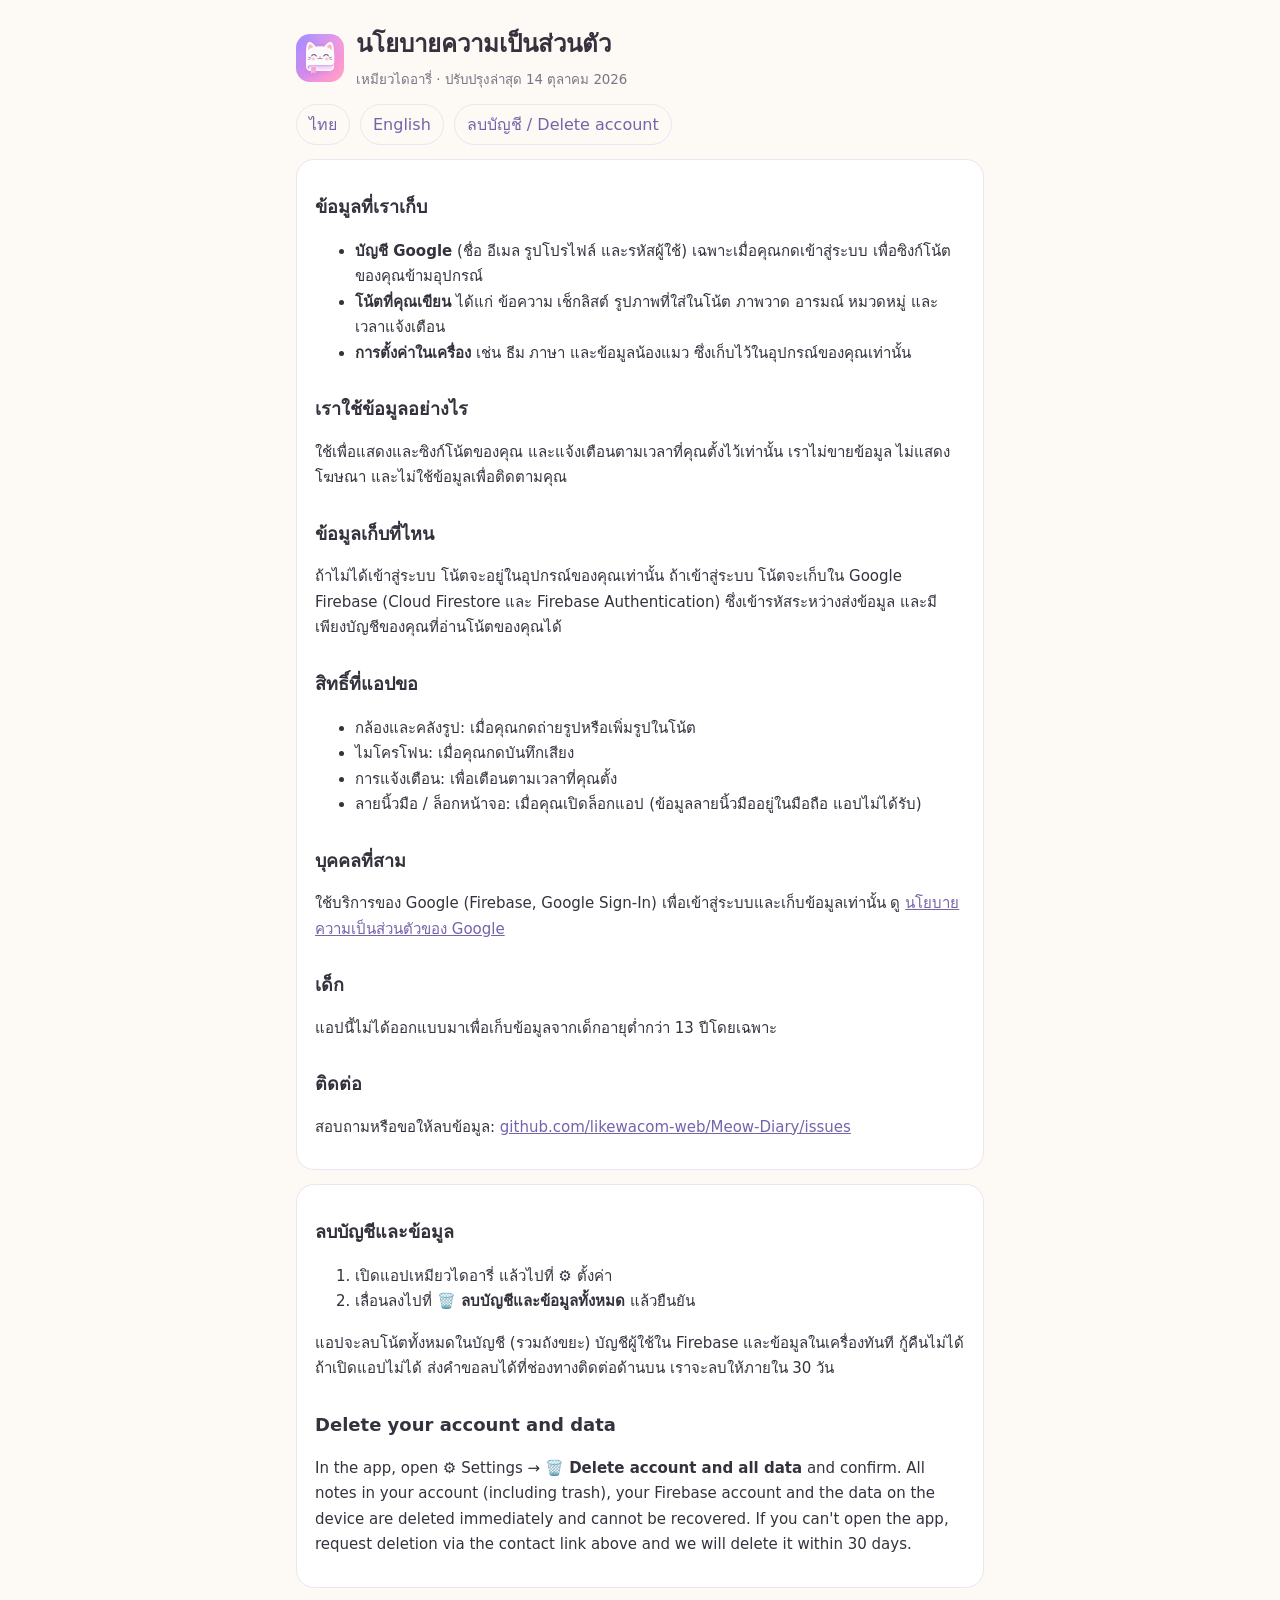
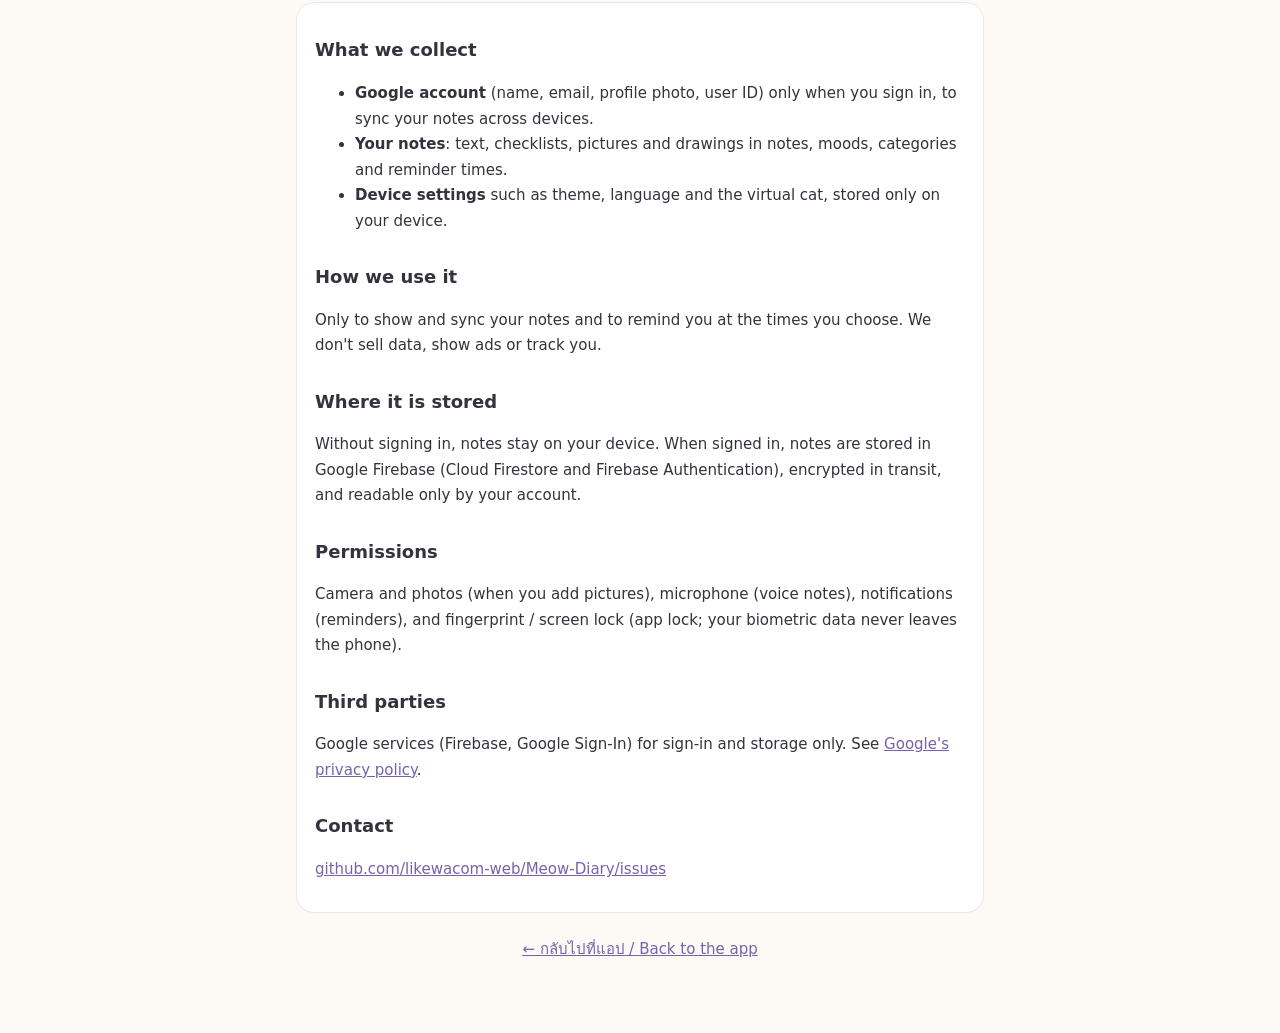
<file: privacy.html>
<!doctype html>
<html lang="th">
<head>
<meta charset="utf-8"><meta name="viewport" content="width=device-width,initial-scale=1">
<title>นโยบายความเป็นส่วนตัว · เหมียวไดอารี่</title>
<link rel="icon" href="icons/favicon-64.png">
<style>
:root{--bg:#fdf9f4;--ink:#35313d;--muted:#7d7386;--purple:#7663aa;--card:#fff;--line:#ece4ee}
@media (prefers-color-scheme:dark){:root{--bg:#211f29;--ink:#f2edf7;--muted:#b8adc6;--purple:#b8a5f2;--card:#2c2837;--line:#40374a}}
*{box-sizing:border-box}
body{margin:0;background:var(--bg);color:var(--ink);font-family:system-ui,-apple-system,"Segoe UI",sans-serif;line-height:1.7}
main{max-width:720px;margin:auto;padding:24px 16px 56px}
header{display:flex;align-items:center;gap:12px;margin-bottom:8px}
header img{width:48px;height:48px;border-radius:14px}
h1{font-size:24px;margin:0}h2{font-size:18px;margin:28px 0 6px}
p,li{font-size:15px}small,.muted{color:var(--muted)}
section{background:var(--card);border:1px solid var(--line);border-radius:18px;padding:4px 18px 14px;margin-top:14px}
a{color:var(--purple)}
nav{display:flex;gap:10px;margin:12px 0}
nav a{padding:6px 12px;border:1px solid var(--line);border-radius:999px;text-decoration:none}
</style>
</head>
<body><main>
<header><img src="icons/icon-192.png" alt=""><div><h1>นโยบายความเป็นส่วนตัว</h1><small>เหมียวไดอารี่ · ปรับปรุงล่าสุด 14 ตุลาคม 2026</small></div></header>
<nav><a href="#th">ไทย</a><a href="#en">English</a><a href="#delete">ลบบัญชี / Delete account</a></nav>

<section id="th">
<h2>ข้อมูลที่เราเก็บ</h2>
<ul>
<li><b>บัญชี Google</b> (ชื่อ อีเมล รูปโปรไฟล์ และรหัสผู้ใช้) เฉพาะเมื่อคุณกดเข้าสู่ระบบ เพื่อซิงก์โน้ตของคุณข้ามอุปกรณ์</li>
<li><b>โน้ตที่คุณเขียน</b> ได้แก่ ข้อความ เช็กลิสต์ รูปภาพที่ใส่ในโน้ต ภาพวาด อารมณ์ หมวดหมู่ และเวลาแจ้งเตือน</li>
<li><b>การตั้งค่าในเครื่อง</b> เช่น ธีม ภาษา และข้อมูลน้องแมว ซึ่งเก็บไว้ในอุปกรณ์ของคุณเท่านั้น</li>
</ul>
<h2>เราใช้ข้อมูลอย่างไร</h2>
<p>ใช้เพื่อแสดงและซิงก์โน้ตของคุณ และแจ้งเตือนตามเวลาที่คุณตั้งไว้เท่านั้น เราไม่ขายข้อมูล ไม่แสดงโฆษณา และไม่ใช้ข้อมูลเพื่อติดตามคุณ</p>
<h2>ข้อมูลเก็บที่ไหน</h2>
<p>ถ้าไม่ได้เข้าสู่ระบบ โน้ตจะอยู่ในอุปกรณ์ของคุณเท่านั้น ถ้าเข้าสู่ระบบ โน้ตจะเก็บใน Google Firebase (Cloud Firestore และ Firebase Authentication) ซึ่งเข้ารหัสระหว่างส่งข้อมูล และมีเพียงบัญชีของคุณที่อ่านโน้ตของคุณได้</p>
<h2>สิทธิ์ที่แอปขอ</h2>
<ul>
<li>กล้องและคลังรูป: เมื่อคุณกดถ่ายรูปหรือเพิ่มรูปในโน้ต</li>
<li>ไมโครโฟน: เมื่อคุณกดบันทึกเสียง</li>
<li>การแจ้งเตือน: เพื่อเตือนตามเวลาที่คุณตั้ง</li>
<li>ลายนิ้วมือ / ล็อกหน้าจอ: เมื่อคุณเปิดล็อกแอป (ข้อมูลลายนิ้วมืออยู่ในมือถือ แอปไม่ได้รับ)</li>
</ul>
<h2>บุคคลที่สาม</h2>
<p>ใช้บริการของ Google (Firebase, Google Sign-In) เพื่อเข้าสู่ระบบและเก็บข้อมูลเท่านั้น ดู <a href="https://policies.google.com/privacy" rel="noopener">นโยบายความเป็นส่วนตัวของ Google</a></p>
<h2>เด็ก</h2>
<p>แอปนี้ไม่ได้ออกแบบมาเพื่อเก็บข้อมูลจากเด็กอายุต่ำกว่า 13 ปีโดยเฉพาะ</p>
<h2>ติดต่อ</h2>
<p>สอบถามหรือขอให้ลบข้อมูล: <a href="https://github.com/likewacom-web/Meow-Diary/issues" rel="noopener">github.com/likewacom-web/Meow-Diary/issues</a></p>
</section>

<section id="delete">
<h2>ลบบัญชีและข้อมูล</h2>
<ol>
<li>เปิดแอปเหมียวไดอารี่ แล้วไปที่ ⚙️ ตั้งค่า</li>
<li>เลื่อนลงไปที่ <b>🗑️ ลบบัญชีและข้อมูลทั้งหมด</b> แล้วยืนยัน</li>
</ol>
<p>แอปจะลบโน้ตทั้งหมดในบัญชี (รวมถังขยะ) บัญชีผู้ใช้ใน Firebase และข้อมูลในเครื่องทันที กู้คืนไม่ได้ ถ้าเปิดแอปไม่ได้ ส่งคำขอลบได้ที่ช่องทางติดต่อด้านบน เราจะลบให้ภายใน 30 วัน</p>
<h2>Delete your account and data</h2>
<p>In the app, open ⚙️ Settings → <b>🗑️ Delete account and all data</b> and confirm. All notes in your account (including trash), your Firebase account and the data on the device are deleted immediately and cannot be recovered. If you can't open the app, request deletion via the contact link above and we will delete it within 30 days.</p>
</section>

<section id="en">
<h2>What we collect</h2>
<ul>
<li><b>Google account</b> (name, email, profile photo, user ID) only when you sign in, to sync your notes across devices.</li>
<li><b>Your notes</b>: text, checklists, pictures and drawings in notes, moods, categories and reminder times.</li>
<li><b>Device settings</b> such as theme, language and the virtual cat, stored only on your device.</li>
</ul>
<h2>How we use it</h2>
<p>Only to show and sync your notes and to remind you at the times you choose. We don't sell data, show ads or track you.</p>
<h2>Where it is stored</h2>
<p>Without signing in, notes stay on your device. When signed in, notes are stored in Google Firebase (Cloud Firestore and Firebase Authentication), encrypted in transit, and readable only by your account.</p>
<h2>Permissions</h2>
<p>Camera and photos (when you add pictures), microphone (voice notes), notifications (reminders), and fingerprint / screen lock (app lock; your biometric data never leaves the phone).</p>
<h2>Third parties</h2>
<p>Google services (Firebase, Google Sign-In) for sign-in and storage only. See <a href="https://policies.google.com/privacy" rel="noopener">Google's privacy policy</a>.</p>
<h2>Contact</h2>
<p><a href="https://github.com/likewacom-web/Meow-Diary/issues" rel="noopener">github.com/likewacom-web/Meow-Diary/issues</a></p>
</section>
<p class="muted" style="text-align:center;margin-top:24px"><a href="./">← กลับไปที่แอป / Back to the app</a></p>
</main></body></html>
</file>
